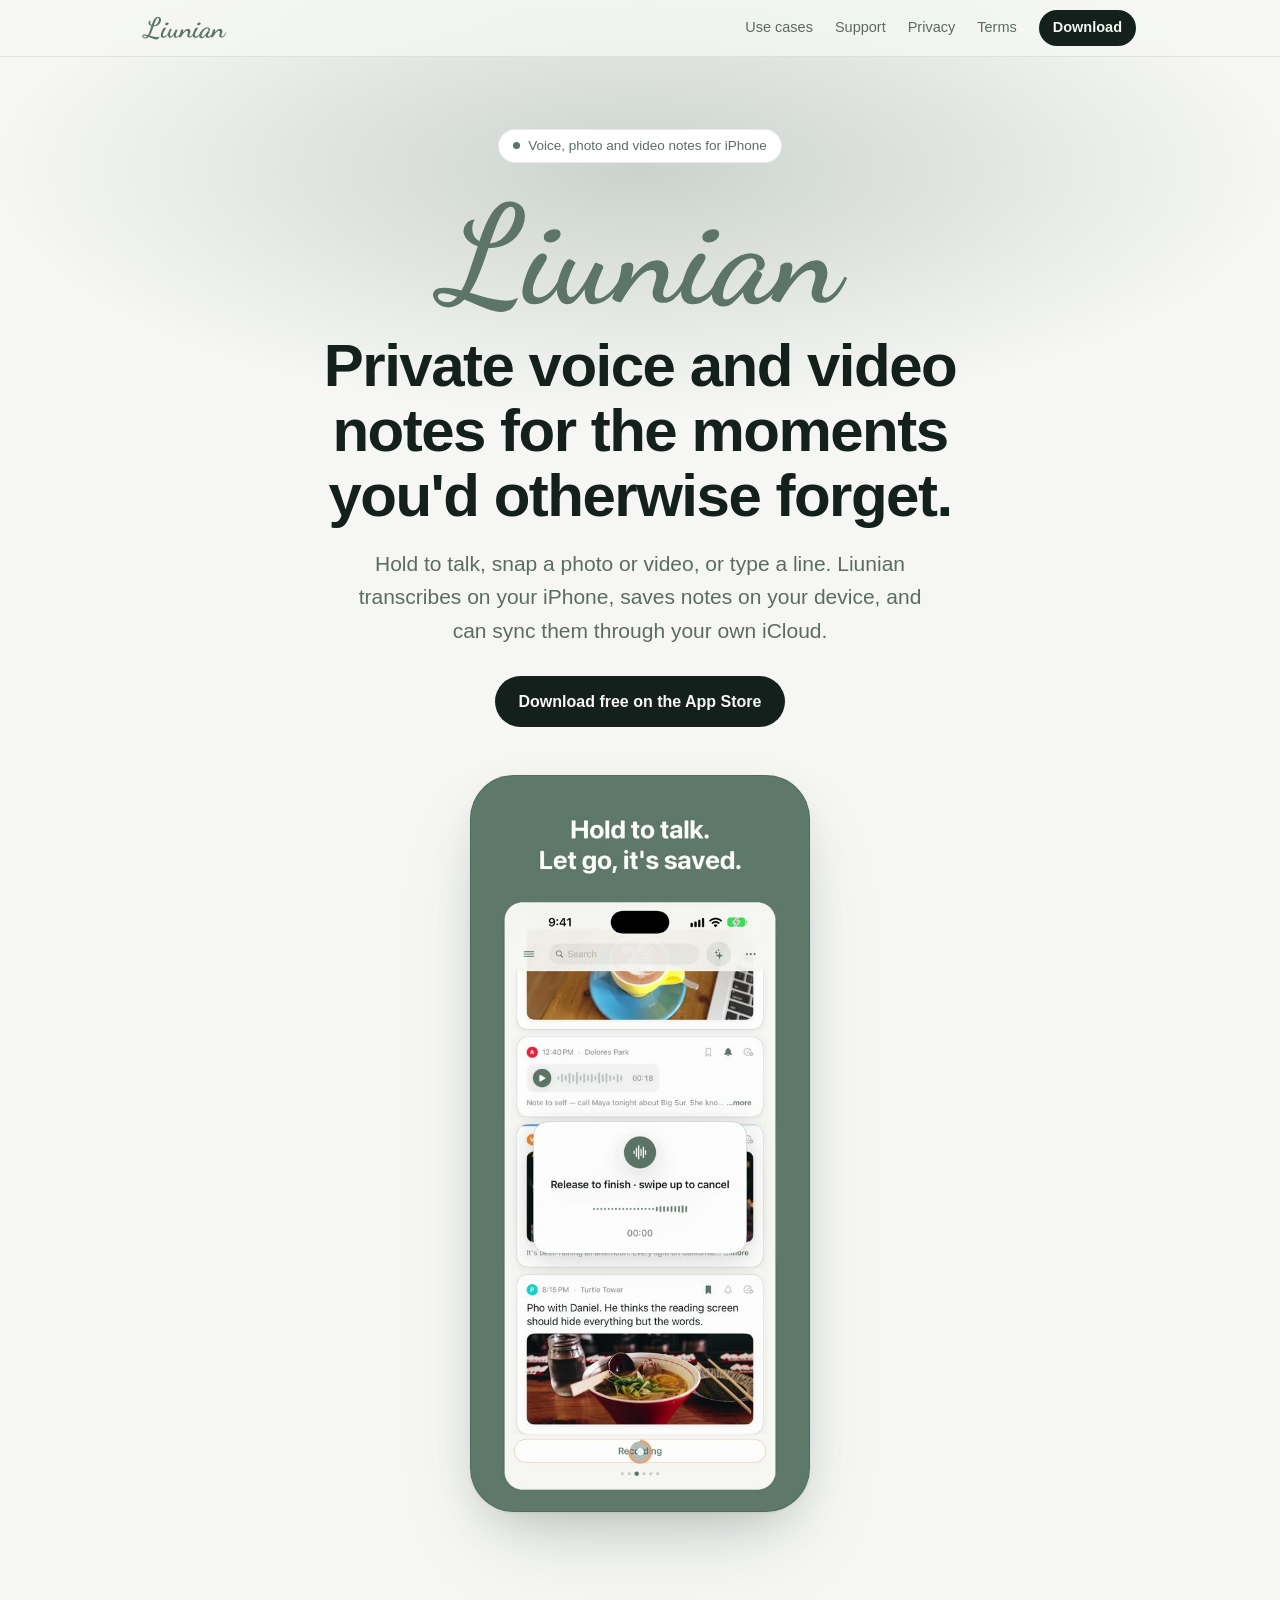
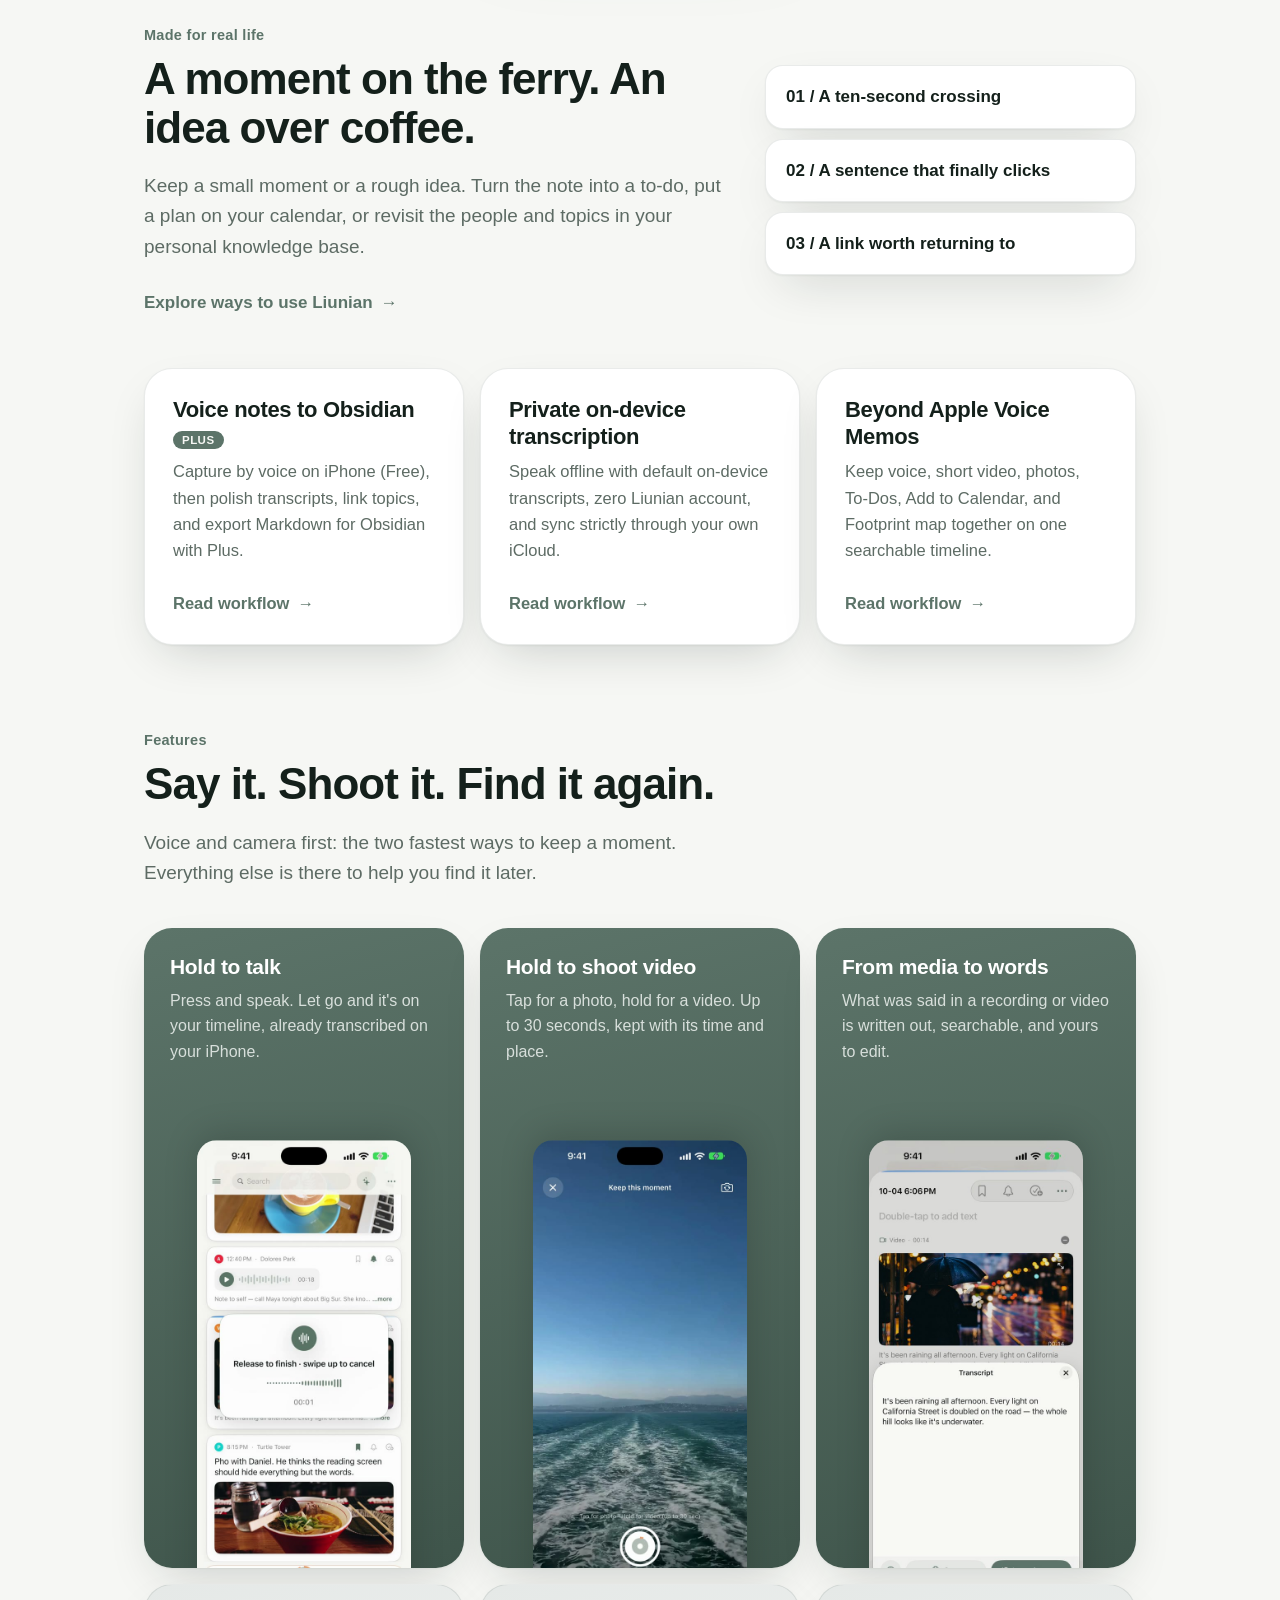
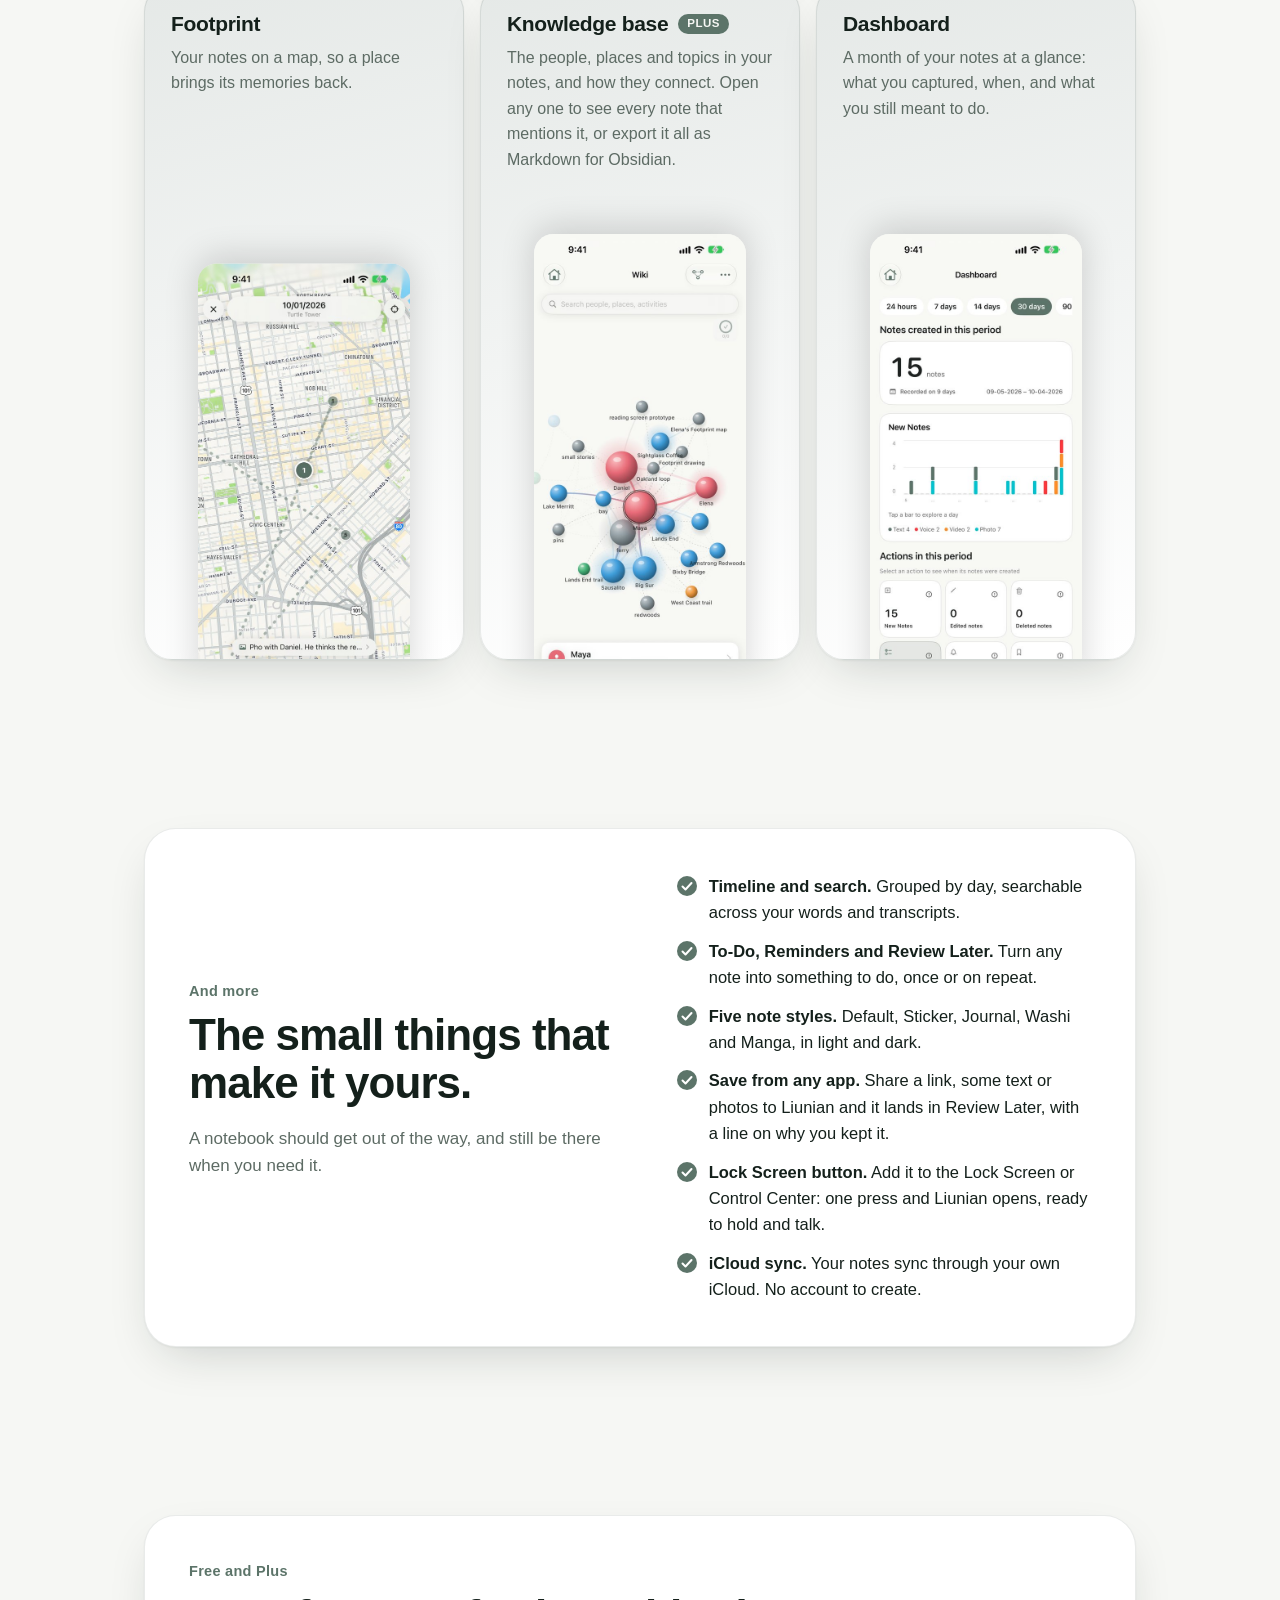
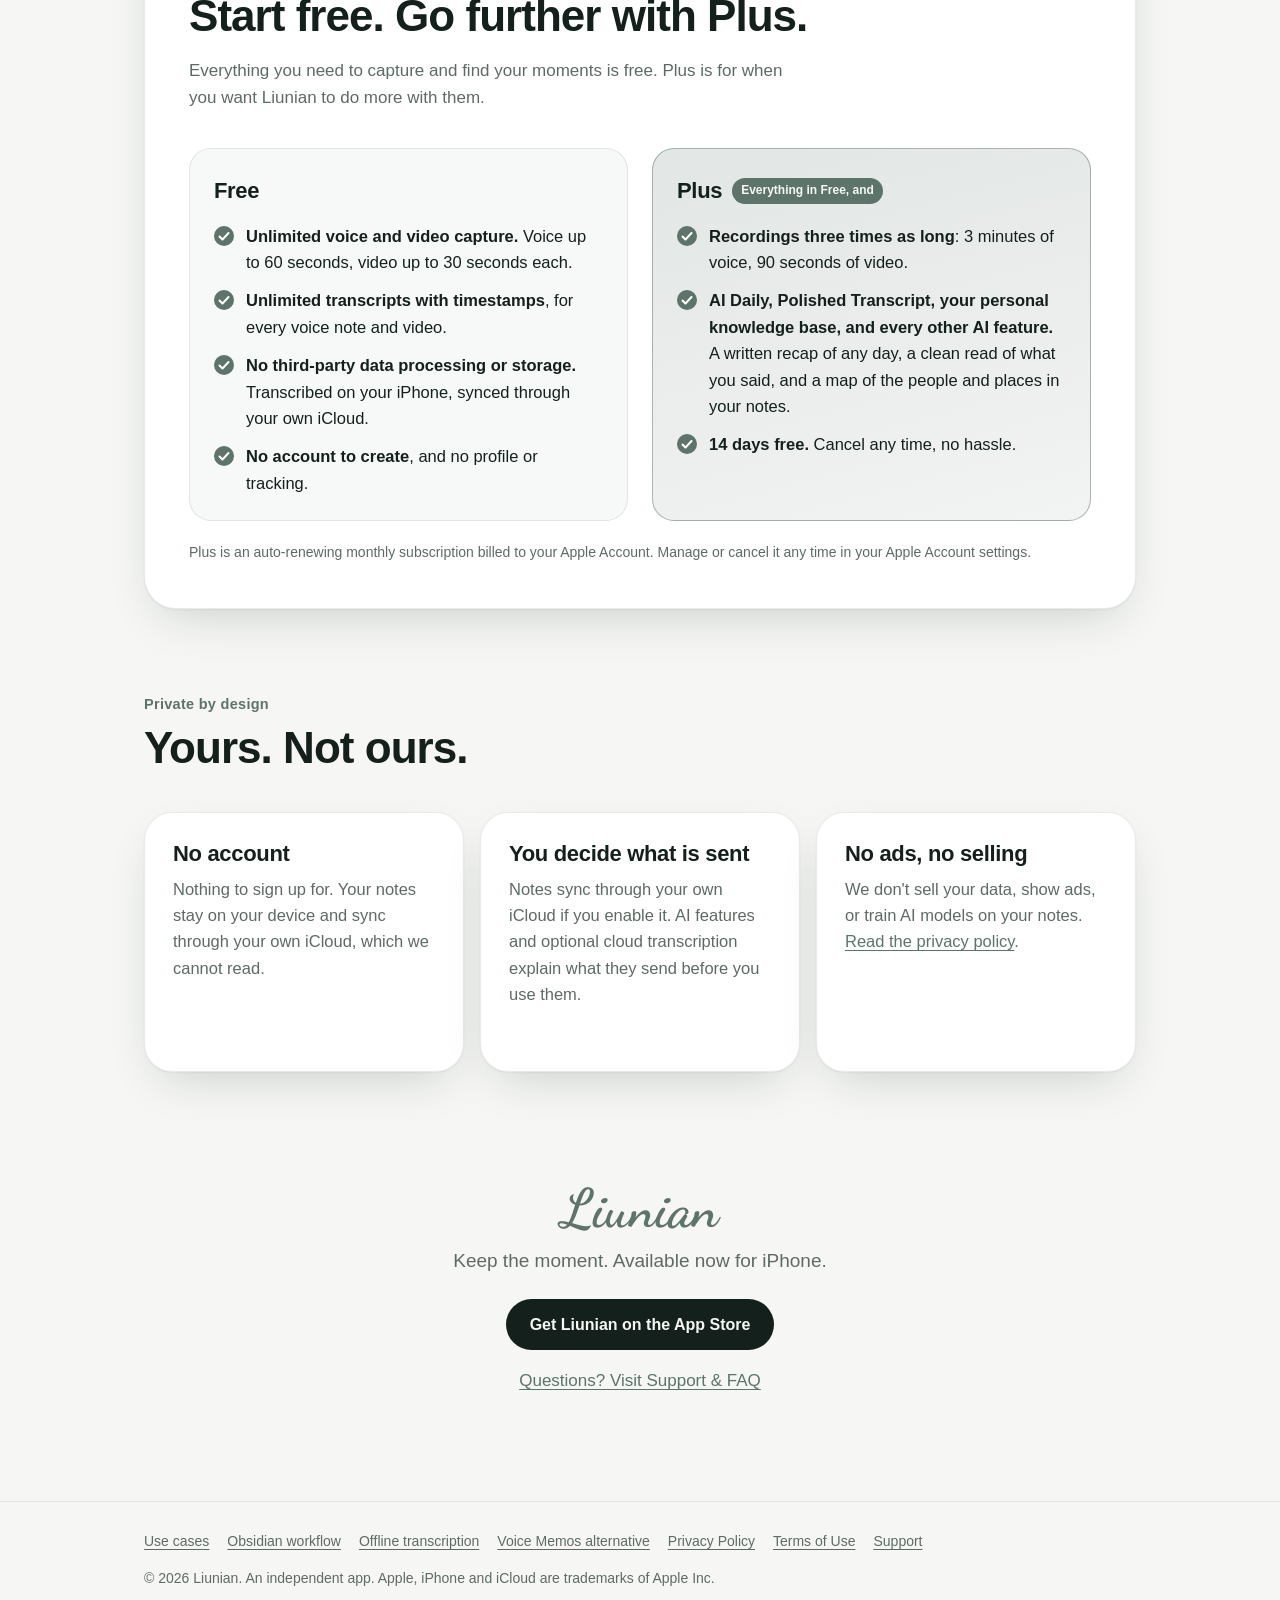
<file: index.html>
<!doctype html>
<html lang="en">
<head>
<meta charset="utf-8">
<meta name="viewport" content="width=device-width, initial-scale=1">
<title>Liunian – Private Voice, Video &amp; Text Notes for iPhone</title>
<meta name="description" content="Capture private voice, photo, video and text notes on iPhone. Liunian transcribes on device with no account required, syncs through your own iCloud, turns notes into To-Dos or calendar plans, and exports Markdown for Obsidian.">
<meta name="theme-color" content="#5C7469">
<link rel="icon" href="/img/icon-180.png">
<link rel="apple-touch-icon" href="/img/icon-180.png">
<link rel="canonical" href="https://liunianai.com/">
<link rel="alternate" type="text/plain" href="/llms.txt" title="LLM Context">
<meta property="og:type" content="website">
<meta property="og:site_name" content="Liunian">
<meta property="og:locale" content="en_US">
<meta property="og:url" content="https://liunianai.com/">
<meta property="og:title" content="Liunian – Private Voice, Video &amp; Text Notes for iPhone">
<meta property="og:description" content="Capture private voice, photo, video and text notes on iPhone. Liunian transcribes on device with no account required, syncs through your own iCloud, turns notes into To-Dos or calendar plans, and exports Markdown for Obsidian.">
<meta property="og:image" content="https://liunianai.com/img/og-cover.jpg">
<meta property="og:image:width" content="1200">
<meta property="og:image:height" content="630">
<meta property="og:image:alt" content="Liunian – Private voice, photo, video and text notes for iPhone">
<meta name="twitter:card" content="summary_large_image">
<meta name="twitter:title" content="Liunian – Private Voice, Video &amp; Text Notes for iPhone">
<meta name="twitter:description" content="Capture private voice, photo, video and text notes on iPhone. Liunian transcribes on device with no account required, syncs through your own iCloud, turns notes into To-Dos or calendar plans, and exports Markdown for Obsidian.">
<meta name="twitter:image" content="https://liunianai.com/img/og-cover.jpg">
<meta name="apple-itunes-app" content="app-id=6816302206">
<script type="application/ld+json">{"@context": "https://schema.org", "@graph": [{"@type": "WebSite", "name": "Liunian", "alternateName": ["流念", "Liunian: Voice & Video Notes"], "url": "https://liunianai.com/"}, {"@type": "SoftwareApplication", "name": "Liunian: Voice & Video Notes", "alternateName": "流念", "url": "https://liunianai.com/", "downloadUrl": "https://apps.apple.com/us/app/liunian-voice-video-notes/id6816302206", "installUrl": "https://apps.apple.com/us/app/liunian-voice-video-notes/id6816302206", "operatingSystem": "iOS", "applicationCategory": "ProductivityApplication", "applicationSubCategory": "Note-Taking, Voice & Video Journal", "description": "Capture private voice, photo, video and text notes on iPhone. Liunian transcribes on device with no account required, syncs through your own iCloud, turns notes into To-Dos or calendar plans, and exports Markdown for Obsidian.", "featureList": ["Hold-to-talk voice notes with on-device transcription and timestamps", "Short video notes (up to 30 seconds on Free, 90 seconds on Plus) with spoken transcript", "Private iCloud sync with no Liunian account required", "Timeline search across written text and audio/video transcripts", "Built-in To-Do list, Review Later, reminders, and Add to Calendar via the iPhone calendar editor", "Footprint map view and monthly Dashboard", "Share Sheet extension and Lock Screen / Control Center quick-open button", "Plus: AI Daily recaps, Polished Transcript, and Personal Knowledge Base with Markdown export for Obsidian"], "screenshot": ["https://liunianai.com/img/voice.jpg", "https://liunianai.com/img/camera.jpg", "https://liunianai.com/img/transcript.jpg", "https://liunianai.com/img/w-footprint.jpg", "https://liunianai.com/img/w-wiki.jpg", "https://liunianai.com/img/w-dashboard.jpg"], "offers": {"@type": "Offer", "price": "0", "priceCurrency": "USD"}}, {"@type": "VideoObject", "name": "Liunian in use: hold to record a voice note, shoot a video, and read its transcript", "description": "Preview of capturing a voice note, shooting a short video, and reading on-device transcripts in Liunian on iPhone.", "thumbnailUrl": "https://liunianai.com/video/poster.jpg", "contentUrl": "https://liunianai.com/video/preview.mp4", "uploadDate": "2026-10-04"}]}</script>
<link rel="stylesheet" href="/style.css?v=f424e36e">
</head>
<body id="top">
<header class="site"><div class="wrap"><a class="brand" href="/">Liunian</a>
<nav><a class="site-uses" href="/use-cases/">Use cases</a><a href="/support/">Support</a><a href="/privacy/">Privacy</a><a href="/terms/">Terms</a><a class="pill" href="https://apps.apple.com/us/app/liunian-voice-video-notes/id6816302206">Download</a></nav></div></header>


<div class="hero">
  <div class="wrap">
    <span class="eyebrow"><i></i>Voice, photo and video notes for iPhone</span>
    <svg class="wordmark" viewBox="18 74 204 63" role="img" aria-label="Liunian"><path pathLength="1" style="--i:0" d="M55.82 131.05 Q53.47 131.05 50.55 130.09 Q47.63 129.14 44.55 127.81 Q41.47 126.47 38.54 125.27 Q36.96 126.98 35.11 127.94 Q33.27 128.89 31.18 128.89 Q28.95 128.89 27.33 127.90 Q25.71 126.92 24.86 125.52 Q24.00 124.12 24.00 122.98 Q24.00 121.71 25.14 120.76 Q26.29 119.81 29.21 119.81 Q30.92 119.81 32.99 120.16 Q35.05 120.50 37.21 121.08 Q38.67 118.54 39.91 115.11 Q41.15 111.68 42.36 107.90 Q43.56 104.12 44.77 100.50 Q41.59 99.42 39.88 97.48 Q38.16 95.54 38.16 93.57 Q38.16 92.30 38.80 91.07 Q39.43 89.83 40.64 88.97 Q41.85 88.11 43.50 88.11 Q42.67 89.13 42.45 90.40 Q42.23 91.67 42.23 92.43 Q42.23 94.53 43.18 95.99 Q44.13 97.45 45.53 98.27 Q46.74 94.65 48.10 91.32 Q49.47 87.99 51.15 85.41 Q52.83 82.84 54.90 81.32 Q56.96 79.79 59.57 79.79 Q61.03 79.79 62.65 80.40 Q64.27 81.00 65.44 82.46 Q66.62 83.92 66.62 86.65 Q66.62 88.81 65.70 91.29 Q64.78 93.77 62.81 96.02 Q60.84 98.27 57.76 99.77 Q54.68 101.26 50.29 101.39 Q50.17 101.39 50.01 101.39 Q49.85 101.39 49.72 101.39 Q48.52 105.07 47.18 108.82 Q45.85 112.57 44.32 115.99 Q42.80 119.42 41.02 122.09 Q43.50 122.79 46.52 123.68 Q49.53 124.57 52.55 125.17 Q55.57 125.78 57.85 125.78 Q59.38 125.78 60.68 125.43 Q61.98 125.08 63.44 124.38 Q62.17 127.94 60.30 129.49 Q58.42 131.05 55.82 131.05 Z M30.54 126.54 Q32.19 126.54 33.21 125.81 Q34.23 125.08 35.24 124.00 Q33.27 123.30 31.56 122.82 Q29.84 122.35 28.57 122.35 Q27.37 122.35 26.83 122.79 Q26.29 123.24 26.29 123.87 Q26.29 124.89 27.56 125.71 Q28.83 126.54 30.54 126.54 Z M50.42 99.29 Q53.22 99.10 55.38 97.51 Q57.53 95.92 59.06 93.70 Q60.58 91.48 61.38 89.16 Q62.17 86.84 62.17 85.13 Q62.17 83.48 61.54 82.87 Q60.90 82.27 60.08 82.27 Q58.23 82.27 56.58 84.62 Q54.93 86.97 53.44 90.81 Q51.95 94.65 50.42 99.29 Z"/><path pathLength="1" style="--i:1" d="M71.06 127.43 Q68.27 127.43 66.87 125.78 Q65.47 124.13 65.47 121.77 Q65.47 120.31 65.98 118.09 Q66.49 115.87 67.41 113.42 Q68.34 110.98 69.55 108.82 Q70.77 106.66 72.16 105.29 Q73.54 103.93 74.94 103.93 Q75.72 103.93 76.28 104.39 Q76.84 104.85 76.84 105.77 Q76.84 106.59 75.87 108.25 Q74.90 109.91 73.59 112.07 Q72.27 114.22 71.29 116.53 Q70.30 118.85 70.30 120.95 Q70.30 122.97 71.03 123.64 Q71.76 124.32 73.16 124.32 Q75.32 124.32 77.86 122.16 Q80.40 120.00 83.13 114.60 L84.08 115.61 Q81.86 121.20 78.43 124.32 Q75.00 127.43 71.06 127.43 Z M78.56 98.78 Q77.35 98.78 76.37 98.19 Q75.38 97.60 75.38 96.34 Q75.38 94.78 77.03 93.70 Q78.68 92.62 80.48 92.62 Q81.61 92.62 82.40 93.13 Q83.19 93.64 83.19 94.97 Q83.19 96.31 81.73 97.55 Q80.27 98.78 78.56 98.78 Z"/><path pathLength="1" style="--i:2" d="M86.31 127.43 Q84.15 127.43 82.78 125.43 Q81.42 123.43 81.42 120.82 Q81.42 119.04 81.99 116.63 Q82.56 114.22 83.48 111.93 Q84.40 109.64 85.39 108.12 Q86.37 106.59 87.20 106.59 Q87.64 106.59 88.56 107.07 Q89.48 107.55 90.18 108.25 Q89.48 109.26 88.50 111.36 Q87.51 113.45 86.75 115.87 Q85.99 118.28 85.99 120.25 Q85.99 120.50 86.08 121.46 Q86.18 122.41 86.56 123.24 Q86.94 124.06 87.89 124.06 Q88.97 124.06 90.21 122.89 Q91.45 121.71 92.75 119.84 Q94.05 117.96 95.29 115.80 Q96.53 113.64 97.52 111.61 Q98.50 109.58 99.14 108.18 Q99.71 108.25 100.63 108.50 Q101.55 108.75 102.25 109.17 Q102.95 109.58 102.95 110.34 Q102.95 110.53 102.34 111.90 Q101.74 113.26 100.95 115.17 Q100.15 117.07 99.55 119.08 Q98.95 121.08 98.95 122.60 Q98.95 123.49 99.29 124.16 Q99.64 124.82 100.66 124.82 Q101.99 124.82 103.84 123.62 Q105.68 122.41 107.65 120.12 Q109.62 117.84 111.14 114.66 L112.09 115.42 Q110.70 118.85 108.47 121.58 Q106.25 124.32 103.71 125.87 Q101.17 127.43 98.75 127.43 Q96.91 127.43 95.99 126.57 Q95.07 125.71 94.75 124.35 Q94.44 122.98 94.37 121.58 Q94.37 121.27 94.37 120.92 Q94.37 120.57 94.37 120.31 Q93.29 122.03 92.02 123.65 Q90.75 125.27 89.32 126.35 Q87.89 127.43 86.31 127.43 Z"/><path pathLength="1" style="--i:3" d="M130.89 126.79 Q128.42 126.79 127.11 125.55 Q125.81 124.32 125.81 122.41 Q125.81 121.14 126.26 119.71 Q126.70 118.28 127.15 116.82 Q127.59 115.36 127.59 114.03 Q127.59 112.63 126.92 112.09 Q126.26 111.55 125.37 111.55 Q123.46 111.55 121.46 113.11 Q119.46 114.66 117.59 117.01 Q115.71 119.36 114.06 121.90 Q112.41 124.44 111.20 126.47 Q110.00 126.47 108.92 126.06 Q107.84 125.65 107.08 124.63 Q107.14 124.32 107.81 122.70 Q108.47 121.08 109.30 118.82 Q110.12 116.57 110.76 114.09 Q111.39 111.61 111.39 109.58 Q111.84 109.07 112.76 108.56 Q113.68 108.06 114.70 108.06 Q116.92 108.06 116.92 109.96 Q116.92 110.72 116.63 112.22 Q116.35 113.71 115.84 115.61 Q117.49 113.39 119.46 111.42 Q121.43 109.45 123.56 108.21 Q125.68 106.98 127.84 106.98 Q130.57 106.98 131.88 108.82 Q133.18 110.66 133.18 112.88 Q133.18 114.79 132.54 116.44 Q131.91 118.09 131.31 119.55 Q130.70 121.01 130.70 122.41 Q130.70 123.43 131.18 123.84 Q131.65 124.25 132.23 124.25 Q133.75 124.25 135.40 122.79 Q137.05 121.33 138.55 119.08 Q140.04 116.82 141.18 114.53 L142.26 115.42 Q140.93 118.54 139.24 121.11 Q137.56 123.68 135.50 125.24 Q133.43 126.79 130.89 126.79 Z"/><path pathLength="1" style="--i:4" d="M144.61 127.43 Q141.82 127.43 140.42 125.78 Q139.02 124.13 139.02 121.77 Q139.02 120.31 139.53 118.09 Q140.04 115.87 140.96 113.42 Q141.88 110.98 143.10 108.82 Q144.32 106.66 145.70 105.29 Q147.09 103.93 148.49 103.93 Q149.26 103.93 149.83 104.39 Q150.39 104.85 150.39 105.77 Q150.39 106.59 149.42 108.25 Q148.45 109.91 147.13 112.07 Q145.82 114.22 144.83 116.53 Q143.85 118.85 143.85 120.95 Q143.85 122.97 144.58 123.64 Q145.31 124.32 146.71 124.32 Q148.87 124.32 151.41 122.16 Q153.95 120.00 156.68 114.60 L157.63 115.61 Q155.41 121.20 151.98 124.32 Q148.55 127.43 144.61 127.43 Z M152.11 98.78 Q150.90 98.78 149.91 98.19 Q148.93 97.60 148.93 96.34 Q148.93 94.78 150.58 93.70 Q152.23 92.62 154.03 92.62 Q155.15 92.62 155.95 93.13 Q156.74 93.64 156.74 94.97 Q156.74 96.31 155.28 97.55 Q153.82 98.78 152.11 98.78 Z"/><path pathLength="1" style="--i:5" d="M158.58 128.51 Q156.49 128.51 154.93 127.11 Q153.38 125.71 153.38 122.92 Q153.38 120.69 154.39 118.09 Q155.41 115.49 157.19 112.95 Q158.97 110.41 161.25 108.34 Q163.54 106.28 166.14 105.01 Q168.75 103.74 171.35 103.74 Q174.08 103.74 175.99 105.13 Q177.89 106.53 177.89 108.82 Q177.89 110.53 176.69 111.29 Q175.48 112.06 173.83 111.74 Q173.95 111.17 174.05 110.60 Q174.14 110.02 174.14 109.39 Q174.14 108.12 173.64 107.10 Q173.13 106.09 171.48 106.09 Q169.70 106.09 167.86 107.29 Q166.02 108.50 164.33 110.44 Q162.65 112.37 161.32 114.69 Q159.98 117.01 159.22 119.23 Q158.46 121.46 158.46 123.24 Q158.46 125.27 159.92 125.27 Q161.38 125.27 163.16 123.84 Q164.94 122.41 166.75 120.25 Q168.56 118.09 170.21 115.84 Q171.86 113.58 173.07 111.99 Q173.26 111.68 173.57 111.68 Q173.83 111.74 174.56 111.96 Q175.29 112.18 175.92 112.63 Q176.56 113.07 176.56 113.77 Q176.56 114.41 176.02 115.39 Q175.48 116.38 174.75 117.55 Q174.02 118.73 173.48 119.90 Q172.94 121.08 172.94 122.16 Q172.94 122.98 173.38 123.71 Q173.83 124.44 174.84 124.44 Q176.37 124.44 179.13 122.19 Q181.89 119.93 184.75 114.53 L185.96 115.74 Q184.43 119.17 182.31 121.81 Q180.18 124.44 177.83 125.93 Q175.48 127.43 173.07 127.43 Q170.46 127.43 169.19 125.78 Q167.92 124.12 167.79 122.22 Q167.79 122.09 167.79 122.03 Q167.79 121.97 167.79 121.90 Q165.25 124.95 163.13 126.73 Q161.00 128.51 158.58 128.51 Z"/><path pathLength="1" style="--i:6" d="M204.63 126.79 Q202.15 126.79 200.85 125.55 Q199.55 124.32 199.55 122.41 Q199.55 121.14 199.99 119.71 Q200.44 118.28 200.88 116.82 Q201.33 115.36 201.33 114.03 Q201.33 112.63 200.66 112.09 Q199.99 111.55 199.11 111.55 Q197.20 111.55 195.20 113.11 Q193.20 114.66 191.33 117.01 Q189.45 119.36 187.80 121.90 Q186.15 124.44 184.94 126.47 Q183.74 126.47 182.66 126.06 Q181.58 125.65 180.81 124.63 Q180.88 124.32 181.54 122.70 Q182.21 121.08 183.04 118.82 Q183.86 116.57 184.50 114.09 Q185.13 111.61 185.13 109.58 Q185.58 109.07 186.50 108.56 Q187.42 108.06 188.44 108.06 Q190.66 108.06 190.66 109.96 Q190.66 110.72 190.37 112.22 Q190.09 113.71 189.58 115.61 Q191.23 113.39 193.20 111.42 Q195.17 109.45 197.30 108.21 Q199.42 106.98 201.58 106.98 Q204.31 106.98 205.62 108.82 Q206.92 110.66 206.92 112.88 Q206.92 114.79 206.28 116.44 Q205.65 118.09 205.04 119.55 Q204.44 121.01 204.44 122.41 Q204.44 123.43 204.92 123.84 Q205.39 124.25 205.96 124.25 Q207.49 124.25 209.14 122.79 Q210.79 121.33 212.28 119.08 Q213.78 116.82 214.92 114.53 L216.00 115.42 Q214.67 118.54 212.98 121.11 Q211.30 123.68 209.24 125.24 Q207.17 126.79 204.63 126.79 Z"/></svg>
    <h1>Private voice and video notes for the moments you'd otherwise forget.</h1>
    <p class="lead">Hold to talk, snap a photo or video, or type a line. Liunian transcribes on your iPhone, saves notes on your device, and can sync them through your own iCloud.</p>
    <a class="cta" href="https://apps.apple.com/us/app/liunian-voice-video-notes/id6816302206">Download free on the App Store</a>
  </div>
  <div class="reel-wrap">
    <div class="reel">
      <video id="reel" autoplay muted loop playsinline preload="metadata" poster="/video/poster.jpg" aria-label="Liunian in use: hold to record a voice note, shoot a video, and read its transcript">
        <source src="/video/preview.mp4" type="video/mp4">
      </video>
    </div>
  </div>
</div>

<section class="home-scenes">
  <div class="wrap home-scenes-inner reveal">
    <div><div class="kicker">Made for real life</div><h2>A moment on the ferry. An idea over coffee.</h2><p class="sub">Keep a small moment or a rough idea. Turn the note into a to-do, put a plan on your calendar, or revisit the people and topics in your personal knowledge base.</p><a class="home-scenes-link" href="/use-cases/">Explore ways to use Liunian <span aria-hidden="true">→</span></a></div>
    <div class="home-scenes-examples" aria-label="Examples of moments and ideas"><span>01 / A ten-second crossing</span><span>02 / A sentence that finally clicks</span><span>03 / A link worth returning to</span></div>
  </div>
  <div class="wrap" style="padding-top:16px">
    <div class="bento" style="margin-top:0">
      <div class="tile w2 reveal">
        <h3>Voice notes to Obsidian <span class="badge-plus">Plus</span></h3>
        <p>Capture by voice on iPhone (Free), then polish transcripts, link topics, and export Markdown for Obsidian with Plus.</p>
        <p style="margin-top:auto;padding-top:18px"><a class="home-scenes-link" href="/workflows/voice-notes-to-obsidian/">Read workflow <span aria-hidden="true">→</span></a></p>
      </div>
      <div class="tile w2 reveal">
        <h3>Private on-device transcription</h3>
        <p>Speak offline with default on-device transcripts, zero Liunian account, and sync strictly through your own iCloud.</p>
        <p style="margin-top:auto;padding-top:18px"><a class="home-scenes-link" href="/workflows/private-offline-transcription/">Read workflow <span aria-hidden="true">→</span></a></p>
      </div>
      <div class="tile w2 reveal">
        <h3>Beyond Apple Voice Memos</h3>
        <p>Keep voice, short video, photos, To-Dos, Add to Calendar, and Footprint map together on one searchable timeline.</p>
        <p style="margin-top:auto;padding-top:18px"><a class="home-scenes-link" href="/workflows/apple-voice-memos-alternative/">Read workflow <span aria-hidden="true">→</span></a></p>
      </div>
    </div>
  </div>
</section>

<section>
  <div class="wrap">
    <div class="reveal"><div class="kicker">Features</div>
    <h2>Say it. Shoot it. Find it again.</h2>
    <p class="sub">Voice and camera first: the two fastest ways to keep a moment. Everything else is there to help you find it later.</p></div>
    <div class="wall">
      <article class="fcard c1 reveal">
        <h3>Hold to talk</h3>
        <p>Press and speak. Let go and it's on your timeline, already transcribed on your iPhone.</p>
        <img class="shot" src="/img/voice.jpg" alt="Recording a voice note by holding the button" width="520" height="1130" loading="lazy">
      </article>
      <article class="fcard c1 reveal">
        <h3>Hold to shoot video</h3>
        <p>Tap for a photo, hold for a video. Up to 30 seconds, kept with its time and place.</p>
        <img class="shot" src="/img/camera.jpg" alt="The camera, ready to hold for video" width="520" height="1130" loading="lazy">
      </article>
      <article class="fcard c1 reveal">
        <h3>From media to words</h3>
        <p>What was said in a recording or video is written out, searchable, and yours to edit.</p>
        <img class="shot" src="/img/transcript.jpg" alt="A video note with its transcript" width="520" height="1130" loading="lazy">
      </article>
      <article class="fcard c2 reveal">
        <h3>Footprint</h3>
        <p>Your notes on a map, so a place brings its memories back.</p>
        <img class="shot" src="/img/w-footprint.jpg" alt="Footprint: notes placed on a map" width="520" height="1056" loading="lazy">
      </article>
      <article class="fcard c2 reveal">
        <h3>Knowledge base <span class="badge-plus">Plus</span></h3>
        <p>The people, places and topics in your notes, and how they connect. Open any one to see every note that mentions it, or export it all as Markdown for Obsidian.</p>
        <img class="shot" src="/img/w-wiki.jpg" alt="The knowledge base graph" width="520" height="1130" loading="lazy">
      </article>
      <article class="fcard c2 reveal">
        <h3>Dashboard</h3>
        <p>A month of your notes at a glance: what you captured, when, and what you still meant to do.</p>
        <img class="shot" src="/img/w-dashboard.jpg" alt="Dashboard: notes over time and the actions behind them" width="520" height="1130" loading="lazy">
      </article>
    </div>
  </div>
</section>

<section>
  <div class="wrap">
    <div class="plus reveal">
      <div>
        <div class="kicker">And more</div>
        <h2>The small things that make it yours.</h2>
        <p class="sub" style="font-size:17px">A notebook should get out of the way, and still be there when you need it.</p>
      </div>
      <ul>
        <li><span><strong>Timeline and search.</strong> Grouped by day, searchable across your words and transcripts.</span></li>
        <li><span><strong>To-Do, Reminders and Review Later.</strong> Turn any note into something to do, once or on repeat.</span></li>
        <li><span><strong>Five note styles.</strong> Default, Sticker, Journal, Washi and Manga, in light and dark.</span></li>
        <li><span><strong>Save from any app.</strong> Share a link, some text or photos to Liunian and it lands in Review Later, with a line on why you kept it.</span></li>
        <li><span><strong>Lock Screen button.</strong> Add it to the Lock Screen or Control Center: one press and Liunian opens, ready to hold and talk.</span></li>
        <li><span><strong>iCloud sync.</strong> Your notes sync through your own iCloud. No account to create.</span></li>
      </ul>
    </div>
  </div>
</section>

<section>
  <div class="wrap">
    <div class="plus plans reveal">
      <div class="plans-head">
        <div class="kicker">Free and Plus</div>
        <h2>Start free. Go further with Plus.</h2>
        <p class="sub" style="font-size:17px">Everything you need to capture and find your moments is free. Plus is for when you want Liunian to do more with them.</p>
      </div>
      <div class="plan">
        <h3>Free</h3>
        <ul>
          <li><span><strong>Unlimited voice and video capture.</strong> Voice up to 60 seconds, video up to 30 seconds each.</span></li>
          <li><span><strong>Unlimited transcripts with timestamps</strong>, for every voice note and video.</span></li>
          <li><span><strong>No third-party data processing or storage.</strong> Transcribed on your iPhone, synced through your own iCloud.</span></li>
          <li><span><strong>No account to create</strong>, and no profile or tracking.</span></li>
        </ul>
      </div>
      <div class="plan featured">
        <h3>Plus <span class="badge-plus">Everything in Free, and</span></h3>
        <ul>
          <li><span><strong>Recordings three times as long</strong>: 3 minutes of voice, 90 seconds of video.</span></li>
          <li><span><strong>AI Daily, Polished Transcript, your personal knowledge base, and every other AI feature.</strong> A written recap of any day, a clean read of what you said, and a map of the people and places in your notes.</span></li>
          <li><span><strong>14 days free.</strong> Cancel any time, no hassle.</span></li>
        </ul>
      </div>
      <p class="fine plans-fine">Plus is an auto-renewing monthly subscription billed to your Apple Account. Manage or cancel it any time in your Apple Account settings.</p>
    </div>
  </div>
</section>

<section>
  <div class="wrap">
    <div class="reveal"><div class="kicker">Private by design</div>
    <h2>Yours. Not ours.</h2></div>
    <div class="bento">
      <div class="tile w2 reveal"><h3>No account</h3><p>Nothing to sign up for. Your notes stay on your device and sync through your own iCloud, which we cannot read.</p></div>
      <div class="tile w2 reveal"><h3>You decide what is sent</h3><p>Notes sync through your own iCloud if you enable it. AI features and optional cloud transcription explain what they send before you use them.</p></div>
      <div class="tile w2 reveal"><h3>No ads, no selling</h3><p>We don't sell your data, show ads, or train AI models on your notes. <a href="/privacy/">Read the privacy policy</a>.</p></div>
    </div>
  </div>
</section>

<div class="wrap closing reveal">
  <div class="wordmark-sm">Liunian</div>
  <p class="sub" style="margin:10px auto 22px">Keep the moment. Available now for iPhone.</p>
  <a class="cta" href="https://apps.apple.com/us/app/liunian-voice-video-notes/id6816302206">Get Liunian on the App Store</a>
  <p><a href="/support/">Questions? Visit Support &amp; FAQ</a></p>
</div>

<script src="/site.js?v=5a19f0c8" defer></script>
<footer><div class="wrap"><a href="/use-cases/">Use cases</a><a href="/workflows/voice-notes-to-obsidian/">Obsidian workflow</a><a href="/workflows/private-offline-transcription/">Offline transcription</a><a href="/workflows/apple-voice-memos-alternative/">Voice Memos alternative</a><a href="/privacy/">Privacy Policy</a><a href="/terms/">Terms of Use</a><a href="/support/">Support</a>
<p>&copy; 2026 Liunian. An independent app. Apple, iPhone and iCloud are trademarks of Apple Inc.</p></div></footer>
</body>
</html>
</file>
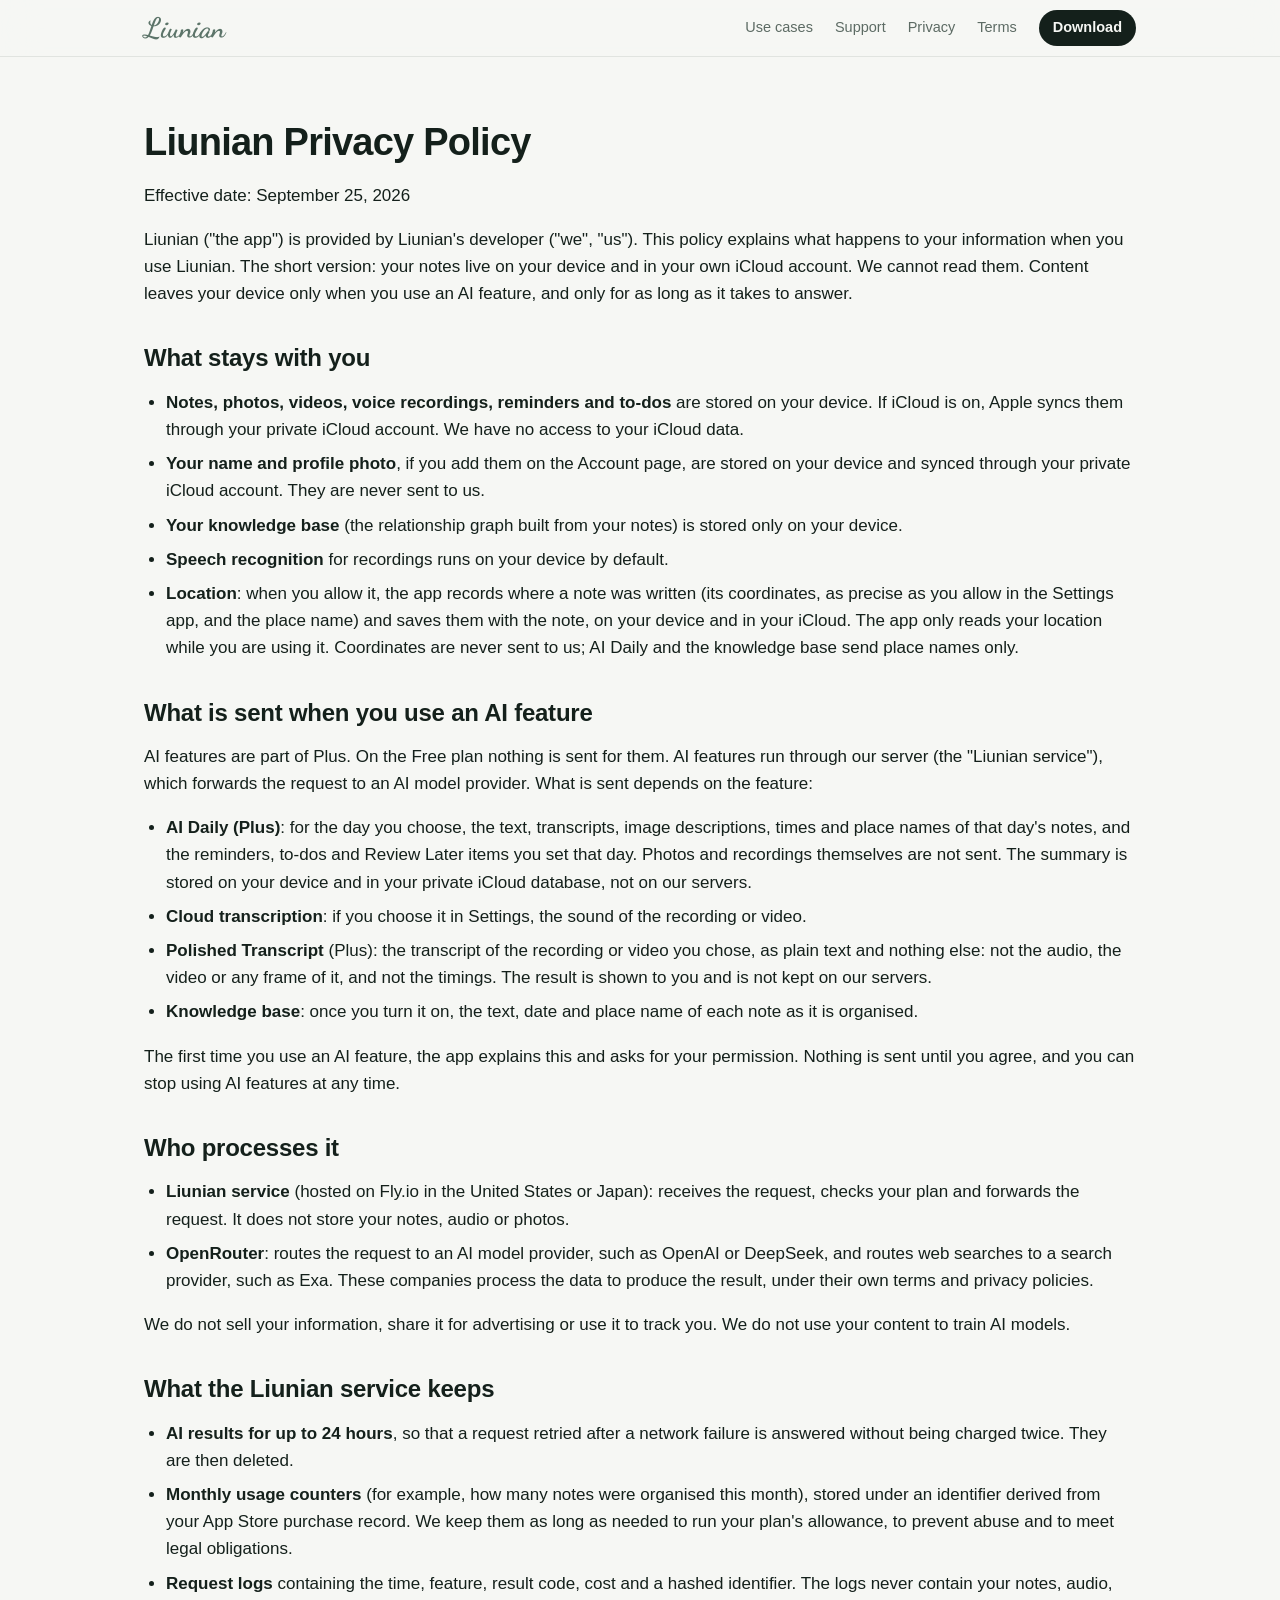
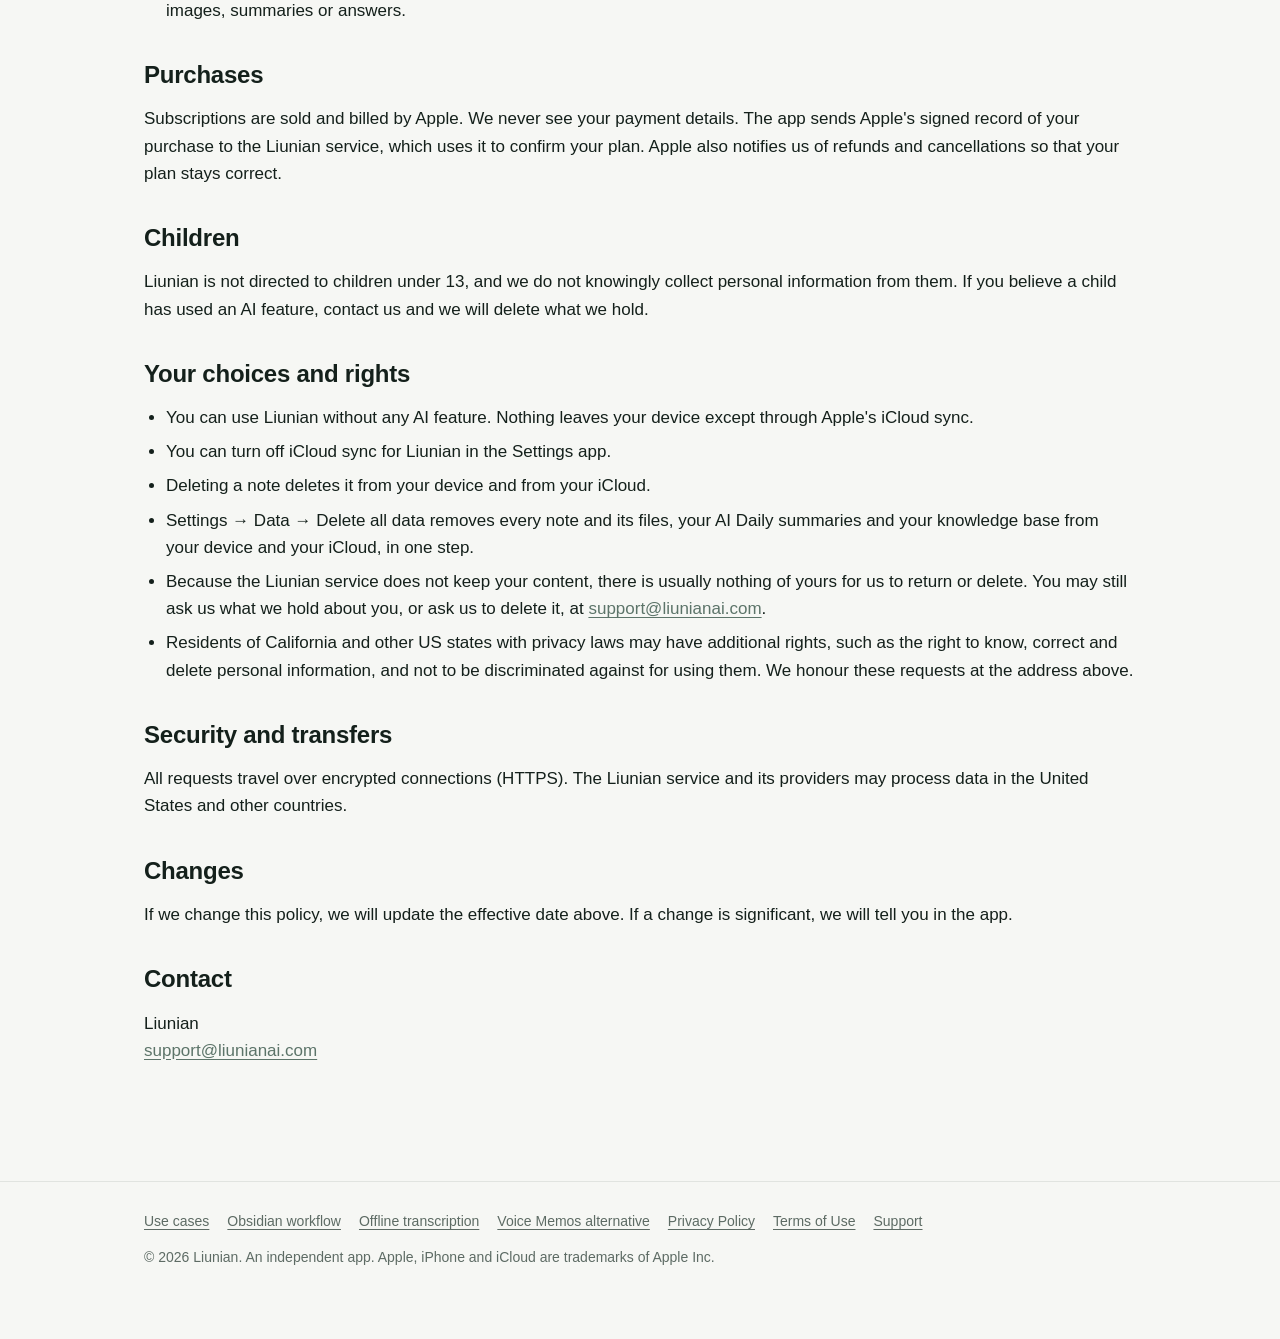
<file: privacy/index.html>
<!doctype html>
<html lang="en">
<head>
<meta charset="utf-8">
<meta name="viewport" content="width=device-width, initial-scale=1">
<title>Privacy Policy – Liunian</title>
<meta name="description" content="What Liunian keeps on your iPhone and iCloud, what its optional AI features send, and when.">
<meta name="theme-color" content="#5C7469">
<link rel="icon" href="/img/icon-180.png">
<link rel="apple-touch-icon" href="/img/icon-180.png">
<link rel="canonical" href="https://liunianai.com/privacy/">
<link rel="alternate" type="text/plain" href="/llms.txt" title="LLM Context">
<meta property="og:type" content="website">
<meta property="og:site_name" content="Liunian">
<meta property="og:locale" content="en_US">
<meta property="og:url" content="https://liunianai.com/privacy/">
<meta property="og:title" content="Privacy Policy – Liunian">
<meta property="og:description" content="What Liunian keeps on your iPhone and iCloud, what its optional AI features send, and when.">
<meta property="og:image" content="https://liunianai.com/img/og-cover.jpg">
<meta property="og:image:width" content="1200">
<meta property="og:image:height" content="630">
<meta property="og:image:alt" content="Liunian – Private voice, photo, video and text notes for iPhone">
<meta name="twitter:card" content="summary_large_image">
<meta name="twitter:title" content="Privacy Policy – Liunian">
<meta name="twitter:description" content="What Liunian keeps on your iPhone and iCloud, what its optional AI features send, and when.">
<meta name="twitter:image" content="https://liunianai.com/img/og-cover.jpg">
<meta name="apple-itunes-app" content="app-id=6816302206">
<script type="application/ld+json">{"@context": "https://schema.org", "@graph": [{"@type": "BreadcrumbList", "itemListElement": [{"@type": "ListItem", "position": 1, "name": "Liunian", "item": "https://liunianai.com/"}, {"@type": "ListItem", "position": 2, "name": "Privacy Policy", "item": "https://liunianai.com/privacy/"}]}, {"@type": "WebPage", "name": "Privacy Policy – Liunian", "description": "What Liunian keeps on your iPhone and iCloud, what its optional AI features send, and when.", "url": "https://liunianai.com/privacy/"}]}</script>
<link rel="stylesheet" href="/style.css?v=f424e36e">
</head>
<body id="top">
<header class="site"><div class="wrap"><a class="brand" href="/">Liunian</a>
<nav><a class="site-uses" href="/use-cases/">Use cases</a><a href="/support/">Support</a><a href="/privacy/">Privacy</a><a href="/terms/">Terms</a><a class="pill" href="https://apps.apple.com/us/app/liunian-voice-video-notes/id6816302206">Download</a></nav></div></header>
<div class="wrap"><article><h1>Liunian Privacy Policy</h1>
<p>Effective date: September 25, 2026</p>
<p>Liunian ("the app") is provided by Liunian's developer ("we", "us"). This policy explains what happens to your information when you use Liunian. The short version: your notes live on your device and in your own iCloud account. We cannot read them. Content leaves your device only when you use an AI feature, and only for as long as it takes to answer.</p>
<h2>What stays with you</h2>
<ul><li><strong>Notes, photos, videos, voice recordings, reminders and to-dos</strong> are stored on your device. If iCloud is on, Apple syncs them through your private iCloud account. We have no access to your iCloud data.</li><li><strong>Your name and profile photo</strong>, if you add them on the Account page, are stored on your device and synced through your private iCloud account. They are never sent to us.</li><li><strong>Your knowledge base</strong> (the relationship graph built from your notes) is stored only on your device.</li><li><strong>Speech recognition</strong> for recordings runs on your device by default.</li><li><strong>Location</strong>: when you allow it, the app records where a note was written (its coordinates, as precise as you allow in the Settings app, and the place name) and saves them with the note, on your device and in your iCloud. The app only reads your location while you are using it. Coordinates are never sent to us; AI Daily and the knowledge base send place names only.</li></ul>
<h2>What is sent when you use an AI feature</h2>
<p>AI features are part of Plus. On the Free plan nothing is sent for them. AI features run through our server (the "Liunian service"), which forwards the request to an AI model provider. What is sent depends on the feature:</p>
<ul><li><strong>AI Daily (Plus)</strong>: for the day you choose, the text, transcripts, image descriptions, times and place names of that day's notes, and the reminders, to-dos and Review Later items you set that day. Photos and recordings themselves are not sent. The summary is stored on your device and in your private iCloud database, not on our servers.</li><li><strong>Cloud transcription</strong>: if you choose it in Settings, the sound of the recording or video.</li><li><strong>Polished Transcript</strong> (Plus): the transcript of the recording or video you chose, as plain text and nothing else: not the audio, the video or any frame of it, and not the timings. The result is shown to you and is not kept on our servers.</li><li><strong>Knowledge base</strong>: once you turn it on, the text, date and place name of each note as it is organised.</li></ul>
<p>The first time you use an AI feature, the app explains this and asks for your permission. Nothing is sent until you agree, and you can stop using AI features at any time.</p>
<h2>Who processes it</h2>
<ul><li><strong>Liunian service</strong> (hosted on Fly.io in the United States or Japan): receives the request, checks your plan and forwards the request. It does not store your notes, audio or photos.</li><li><strong>OpenRouter</strong>: routes the request to an AI model provider, such as OpenAI or DeepSeek, and routes web searches to a search provider, such as Exa. These companies process the data to produce the result, under their own terms and privacy policies.</li></ul>
<p>We do not sell your information, share it for advertising or use it to track you. We do not use your content to train AI models.</p>
<h2>What the Liunian service keeps</h2>
<ul><li><strong>AI results for up to 24 hours</strong>, so that a request retried after a network failure is answered without being charged twice. They are then deleted.</li><li><strong>Monthly usage counters</strong> (for example, how many notes were organised this month), stored under an identifier derived from your App Store purchase record. We keep them as long as needed to run your plan's allowance, to prevent abuse and to meet legal obligations.</li><li><strong>Request logs</strong> containing the time, feature, result code, cost and a hashed identifier. The logs never contain your notes, audio, images, summaries or answers.</li></ul>
<h2>Purchases</h2>
<p>Subscriptions are sold and billed by Apple. We never see your payment details. The app sends Apple's signed record of your purchase to the Liunian service, which uses it to confirm your plan. Apple also notifies us of refunds and cancellations so that your plan stays correct.</p>
<h2>Children</h2>
<p>Liunian is not directed to children under 13, and we do not knowingly collect personal information from them. If you believe a child has used an AI feature, contact us and we will delete what we hold.</p>
<h2>Your choices and rights</h2>
<ul><li>You can use Liunian without any AI feature. Nothing leaves your device except through Apple's iCloud sync.</li><li>You can turn off iCloud sync for Liunian in the Settings app.</li><li>Deleting a note deletes it from your device and from your iCloud.</li><li>Settings → Data → Delete all data removes every note and its files, your AI Daily summaries and your knowledge base from your device and your iCloud, in one step.</li><li>Because the Liunian service does not keep your content, there is usually nothing of yours for us to return or delete. You may still ask us what we hold about you, or ask us to delete it, at <a href="mailto:support@liunianai.com">support@liunianai.com</a>.</li><li>Residents of California and other US states with privacy laws may have additional rights, such as the right to know, correct and delete personal information, and not to be discriminated against for using them. We honour these requests at the address above.</li></ul>
<h2>Security and transfers</h2>
<p>All requests travel over encrypted connections (HTTPS). The Liunian service and its providers may process data in the United States and other countries.</p>
<h2>Changes</h2>
<p>If we change this policy, we will update the effective date above. If a change is significant, we will tell you in the app.</p>
<h2>Contact</h2>
<p>Liunian<br><a href="mailto:support@liunianai.com">support@liunianai.com</a></p></article></div>
<script src="/site.js?v=5a19f0c8" defer></script>
<footer><div class="wrap"><a href="/use-cases/">Use cases</a><a href="/workflows/voice-notes-to-obsidian/">Obsidian workflow</a><a href="/workflows/private-offline-transcription/">Offline transcription</a><a href="/workflows/apple-voice-memos-alternative/">Voice Memos alternative</a><a href="/privacy/">Privacy Policy</a><a href="/terms/">Terms of Use</a><a href="/support/">Support</a>
<p>&copy; 2026 Liunian. An independent app. Apple, iPhone and iCloud are trademarks of Apple Inc.</p></div></footer>
</body>
</html>
</file>
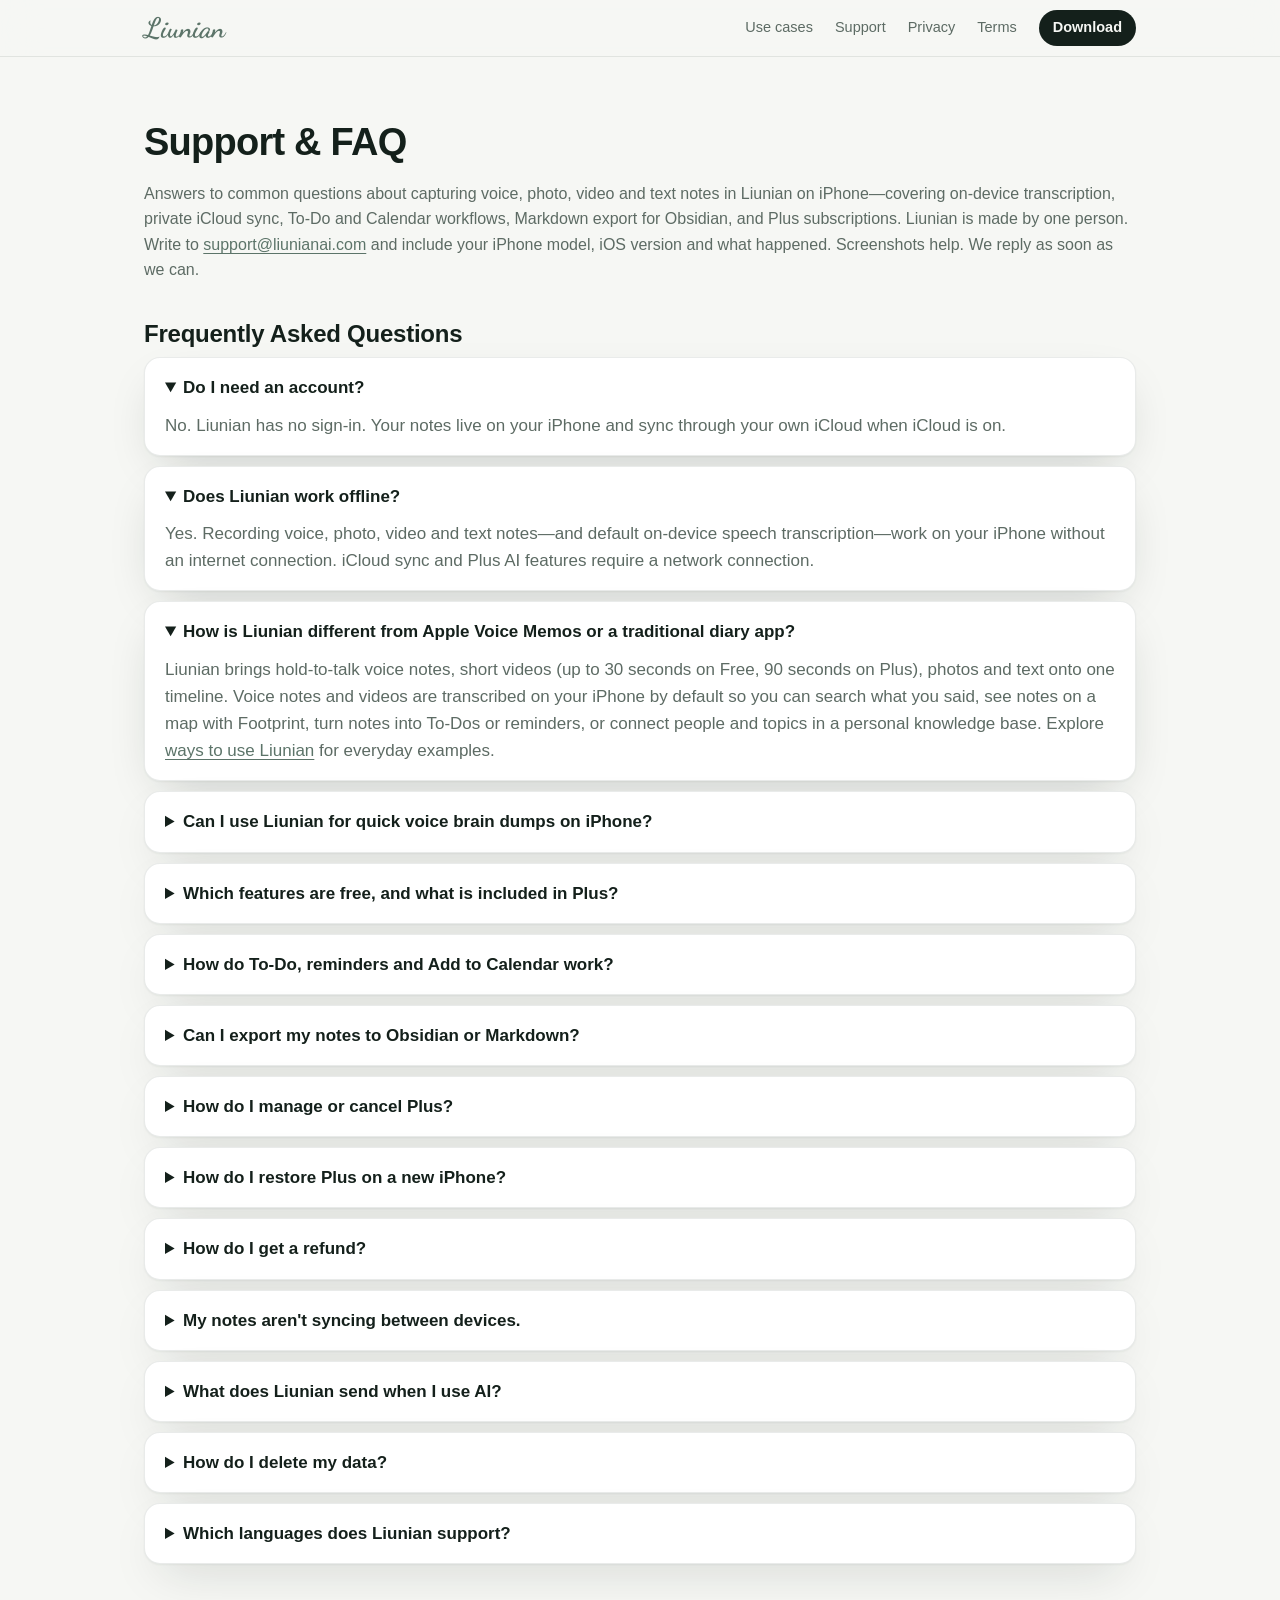
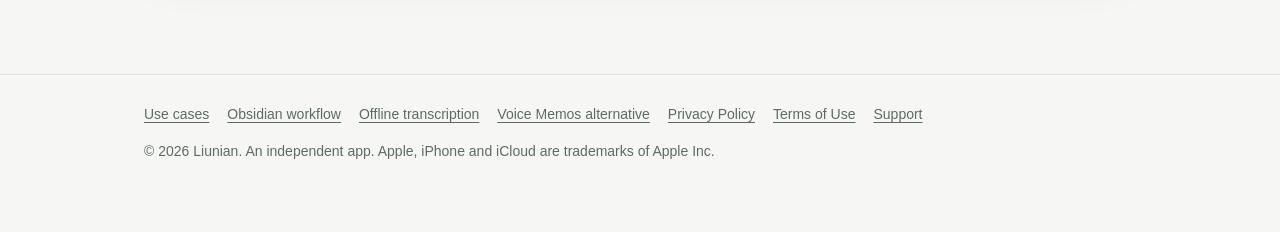
<file: support/index.html>
<!doctype html>
<html lang="en">
<head>
<meta charset="utf-8">
<meta name="viewport" content="width=device-width, initial-scale=1">
<title>Support &amp; FAQ – Liunian Voice &amp; Video Notes for iPhone</title>
<meta name="description" content="Help and frequently asked questions for Liunian: no-account iCloud sync, on-device voice and video transcription, To-Do, Calendar, Obsidian Markdown export, Plus subscriptions, and privacy.">
<meta name="theme-color" content="#5C7469">
<link rel="icon" href="/img/icon-180.png">
<link rel="apple-touch-icon" href="/img/icon-180.png">
<link rel="canonical" href="https://liunianai.com/support/">
<link rel="alternate" type="text/plain" href="/llms.txt" title="LLM Context">
<meta property="og:type" content="website">
<meta property="og:site_name" content="Liunian">
<meta property="og:locale" content="en_US">
<meta property="og:url" content="https://liunianai.com/support/">
<meta property="og:title" content="Support &amp; FAQ – Liunian Voice &amp; Video Notes for iPhone">
<meta property="og:description" content="Help and frequently asked questions for Liunian: no-account iCloud sync, on-device voice and video transcription, To-Do, Calendar, Obsidian Markdown export, Plus subscriptions, and privacy.">
<meta property="og:image" content="https://liunianai.com/img/og-cover.jpg">
<meta property="og:image:width" content="1200">
<meta property="og:image:height" content="630">
<meta property="og:image:alt" content="Liunian – Private voice, photo, video and text notes for iPhone">
<meta name="twitter:card" content="summary_large_image">
<meta name="twitter:title" content="Support &amp; FAQ – Liunian Voice &amp; Video Notes for iPhone">
<meta name="twitter:description" content="Help and frequently asked questions for Liunian: no-account iCloud sync, on-device voice and video transcription, To-Do, Calendar, Obsidian Markdown export, Plus subscriptions, and privacy.">
<meta name="twitter:image" content="https://liunianai.com/img/og-cover.jpg">
<meta name="apple-itunes-app" content="app-id=6816302206">
<script type="application/ld+json">{"@context": "https://schema.org", "@graph": [{"@type": "BreadcrumbList", "itemListElement": [{"@type": "ListItem", "position": 1, "name": "Liunian", "item": "https://liunianai.com/"}, {"@type": "ListItem", "position": 2, "name": "Support", "item": "https://liunianai.com/support/"}]}, {"@type": "FAQPage", "name": "Support & FAQ – Liunian Voice & Video Notes for iPhone", "description": "Help and frequently asked questions for Liunian: no-account iCloud sync, on-device voice and video transcription, To-Do, Calendar, Obsidian Markdown export, Plus subscriptions, and privacy.", "url": "https://liunianai.com/support/", "mainEntity": [{"@type": "Question", "name": "Do I need an account?", "acceptedAnswer": {"@type": "Answer", "text": "No. Liunian has no sign-in. Your notes live on your iPhone and sync through your own iCloud when iCloud is on."}}, {"@type": "Question", "name": "Does Liunian work offline?", "acceptedAnswer": {"@type": "Answer", "text": "Yes. Recording voice, photo, video and text notes—and default on-device speech transcription—work on your iPhone without an internet connection. iCloud sync and Plus AI features require a network connection."}}, {"@type": "Question", "name": "How is Liunian different from Apple Voice Memos or a traditional diary app?", "acceptedAnswer": {"@type": "Answer", "text": "Liunian brings hold-to-talk voice notes, short videos (up to 30 seconds on Free, 90 seconds on Plus), photos and text onto one timeline. Voice notes and videos are transcribed on your iPhone by default so you can search what you said, see notes on a map with Footprint, turn notes into To-Dos or reminders, or connect people and topics in a personal knowledge base. Explore ways to use Liunian for everyday examples."}}, {"@type": "Question", "name": "Can I use Liunian for quick voice brain dumps on iPhone?", "acceptedAnswer": {"@type": "Answer", "text": "Yes. Hold the microphone bar to talk and release to save—your recording lands on the daily timeline with a free on-device transcript and timestamps. You can also open Liunian from its Lock Screen or Control Center button (after unlocking your iPhone). With Plus, Polished Transcript turns spoken rambling into clean written text without filler words."}}, {"@type": "Question", "name": "Which features are free, and what is included in Plus?", "acceptedAnswer": {"@type": "Answer", "text": "Free includes unlimited voice notes (up to 60 seconds each) and video notes (up to 30 seconds each), photo and text notes, unlimited on-device transcription with timestamps, full-text timeline search, To-Do, Reminders, Review Later, Add to Calendar, Footprint map, Dashboard, Lock Screen button, Share Sheet extension, and private iCloud sync with no account required. Plus (monthly subscription with a 14-day free trial for new subscribers) adds 3× longer recordings (up to 3 minutes of voice and 90 seconds of video) and all AI features: AI Daily recaps, Polished Transcript, and the Personal Knowledge Base with Markdown export for Obsidian."}}, {"@type": "Question", "name": "How do To-Do, reminders and Add to Calendar work?", "acceptedAnswer": {"@type": "Answer", "text": "You decide which notes need follow-through: add any note to the built-in To-Do list, save it in Review Later, or give it a reminder. When a note has a reminder, choose Add to Calendar to review and confirm a separate event in the iPhone's calendar editor. Later edits in Liunian do not update that calendar copy."}}, {"@type": "Question", "name": "Can I export my notes to Obsidian or Markdown?", "acceptedAnswer": {"@type": "Answer", "text": "Yes. With Plus, the personal knowledge base organizes the people, places and topics mentioned in your notes and lets you export them as Markdown files for continued use in tools such as Obsidian."}}, {"@type": "Question", "name": "How do I manage or cancel Plus?", "acceptedAnswer": {"@type": "Answer", "text": "Plus is an auto-renewing subscription billed by Apple. Open Settings on your iPhone, tap your name, then Subscriptions. You can also manage it from the plan page inside Liunian. Cancelling stops the next renewal; you keep Plus until the period you paid for ends."}}, {"@type": "Question", "name": "How do I restore Plus on a new iPhone?", "acceptedAnswer": {"@type": "Answer", "text": "Open the plan page in Liunian and tap Restore Purchases, signed in with the Apple Account that bought it."}}, {"@type": "Question", "name": "How do I get a refund?", "acceptedAnswer": {"@type": "Answer", "text": "Refunds are handled by Apple. Visit reportaproblem.apple.com."}}, {"@type": "Question", "name": "My notes aren't syncing between devices.", "acceptedAnswer": {"@type": "Answer", "text": "Check that both devices are signed in to the same Apple Account, that iCloud Drive is on, and that Liunian is allowed to use iCloud in Settings › your name › iCloud. Sync can take a minute or two on a good connection."}}, {"@type": "Question", "name": "What does Liunian send when I use AI?", "acceptedAnswer": {"@type": "Answer", "text": "Only what an AI feature needs for that request, and only after you agree the first time. Voice notes are transcribed on your iPhone by default. The privacy policy lists exactly what each feature sends."}}, {"@type": "Question", "name": "How do I delete my data?", "acceptedAnswer": {"@type": "Answer", "text": "To remove your notes and their files from your device and iCloud, open Liunian Settings › Data › Delete all data. You can also delete individual notes. Our server does not keep your notes, audio or photos; see the privacy policy for the limited AI results and service records it keeps. To ask what we hold about you, or to have it deleted, write to support@liunianai.com."}}, {"@type": "Question", "name": "Which languages does Liunian support?", "acceptedAnswer": {"@type": "Answer", "text": "English and Simplified Chinese. If your iPhone uses another language, Liunian shows English."}}]}]}</script>
<link rel="stylesheet" href="/style.css?v=f424e36e">
</head>
<body id="top">
<header class="site"><div class="wrap"><a class="brand" href="/">Liunian</a>
<nav><a class="site-uses" href="/use-cases/">Use cases</a><a href="/support/">Support</a><a href="/privacy/">Privacy</a><a href="/terms/">Terms</a><a class="pill" href="https://apps.apple.com/us/app/liunian-voice-video-notes/id6816302206">Download</a></nav></div></header>


<div class="wrap"><article>
  <h1>Support &amp; FAQ</h1>
  <p class="meta">Answers to common questions about capturing voice, photo, video and text notes in Liunian on iPhone—covering on-device transcription, private iCloud sync, To-Do and Calendar workflows, Markdown export for Obsidian, and Plus subscriptions. Liunian is made by one person. Write to <a href="mailto:support@liunianai.com">support@liunianai.com</a> and include your iPhone model, iOS version and what happened. Screenshots help. We reply as soon as we can.</p>

  <h2>Frequently Asked Questions</h2>
  <details open><summary>Do I need an account?</summary><p>No. Liunian has no sign-in. Your notes live on your iPhone and sync through your own iCloud when iCloud is on.</p></details>
  <details open><summary>Does Liunian work offline?</summary><p>Yes. Recording voice, photo, video and text notes—and default on-device speech transcription—work on your iPhone without an internet connection. iCloud sync and Plus AI features require a network connection.</p></details>
  <details open><summary>How is Liunian different from Apple Voice Memos or a traditional diary app?</summary><p>Liunian brings hold-to-talk voice notes, short videos (up to 30 seconds on Free, 90 seconds on Plus), photos and text onto one timeline. Voice notes and videos are transcribed on your iPhone by default so you can search what you said, see notes on a map with Footprint, turn notes into To-Dos or reminders, or connect people and topics in a personal knowledge base. Explore <a href="/use-cases/">ways to use Liunian</a> for everyday examples.</p></details>
  <details><summary>Can I use Liunian for quick voice brain dumps on iPhone?</summary><p>Yes. Hold the microphone bar to talk and release to save—your recording lands on the daily timeline with a free on-device transcript and timestamps. You can also open Liunian from its Lock Screen or Control Center button (after unlocking your iPhone). With Plus, Polished Transcript turns spoken rambling into clean written text without filler words.</p></details>
  <details><summary>Which features are free, and what is included in Plus?</summary><p>Free includes unlimited voice notes (up to 60 seconds each) and video notes (up to 30 seconds each), photo and text notes, unlimited on-device transcription with timestamps, full-text timeline search, To-Do, Reminders, Review Later, Add to Calendar, Footprint map, Dashboard, Lock Screen button, Share Sheet extension, and private iCloud sync with no account required. Plus (monthly subscription with a 14-day free trial for new subscribers) adds 3× longer recordings (up to 3 minutes of voice and 90 seconds of video) and all AI features: AI Daily recaps, Polished Transcript, and the Personal Knowledge Base with Markdown export for Obsidian.</p></details>
  <details><summary>How do To-Do, reminders and Add to Calendar work?</summary><p>You decide which notes need follow-through: add any note to the built-in To-Do list, save it in Review Later, or give it a reminder. When a note has a reminder, choose Add to Calendar to review and confirm a separate event in the iPhone's calendar editor. Later edits in Liunian do not update that calendar copy.</p></details>
  <details><summary>Can I export my notes to Obsidian or Markdown?</summary><p>Yes. With Plus, the personal knowledge base organizes the people, places and topics mentioned in your notes and lets you export them as Markdown files for continued use in tools such as Obsidian.</p></details>
  <details><summary>How do I manage or cancel Plus?</summary><p>Plus is an auto-renewing subscription billed by Apple. Open Settings on your iPhone, tap your name, then Subscriptions. You can also manage it from the plan page inside Liunian. Cancelling stops the next renewal; you keep Plus until the period you paid for ends.</p></details>
  <details><summary>How do I restore Plus on a new iPhone?</summary><p>Open the plan page in Liunian and tap Restore Purchases, signed in with the Apple Account that bought it.</p></details>
  <details><summary>How do I get a refund?</summary><p>Refunds are handled by Apple. Visit <a href="https://reportaproblem.apple.com">reportaproblem.apple.com</a>.</p></details>
  <details><summary>My notes aren't syncing between devices.</summary><p>Check that both devices are signed in to the same Apple Account, that iCloud Drive is on, and that Liunian is allowed to use iCloud in Settings &rsaquo; your name &rsaquo; iCloud. Sync can take a minute or two on a good connection.</p></details>
  <details><summary>What does Liunian send when I use AI?</summary><p>Only what an AI feature needs for that request, and only after you agree the first time. Voice notes are transcribed on your iPhone by default. The <a href="/privacy/">privacy policy</a> lists exactly what each feature sends.</p></details>
  <details><summary>How do I delete my data?</summary><p>To remove your notes and their files from your device and iCloud, open Liunian Settings &rsaquo; Data &rsaquo; Delete all data. You can also delete individual notes. Our server does not keep your notes, audio or photos; see the <a href="/privacy/">privacy policy</a> for the limited AI results and service records it keeps. To ask what we hold about you, or to have it deleted, write to <a href="mailto:support@liunianai.com">support@liunianai.com</a>.</p></details>
  <details><summary>Which languages does Liunian support?</summary><p>English and Simplified Chinese. If your iPhone uses another language, Liunian shows English.</p></details>
</article></div>

<script src="/site.js?v=5a19f0c8" defer></script>
<footer><div class="wrap"><a href="/use-cases/">Use cases</a><a href="/workflows/voice-notes-to-obsidian/">Obsidian workflow</a><a href="/workflows/private-offline-transcription/">Offline transcription</a><a href="/workflows/apple-voice-memos-alternative/">Voice Memos alternative</a><a href="/privacy/">Privacy Policy</a><a href="/terms/">Terms of Use</a><a href="/support/">Support</a>
<p>&copy; 2026 Liunian. An independent app. Apple, iPhone and iCloud are trademarks of Apple Inc.</p></div></footer>
</body>
</html>
</file>
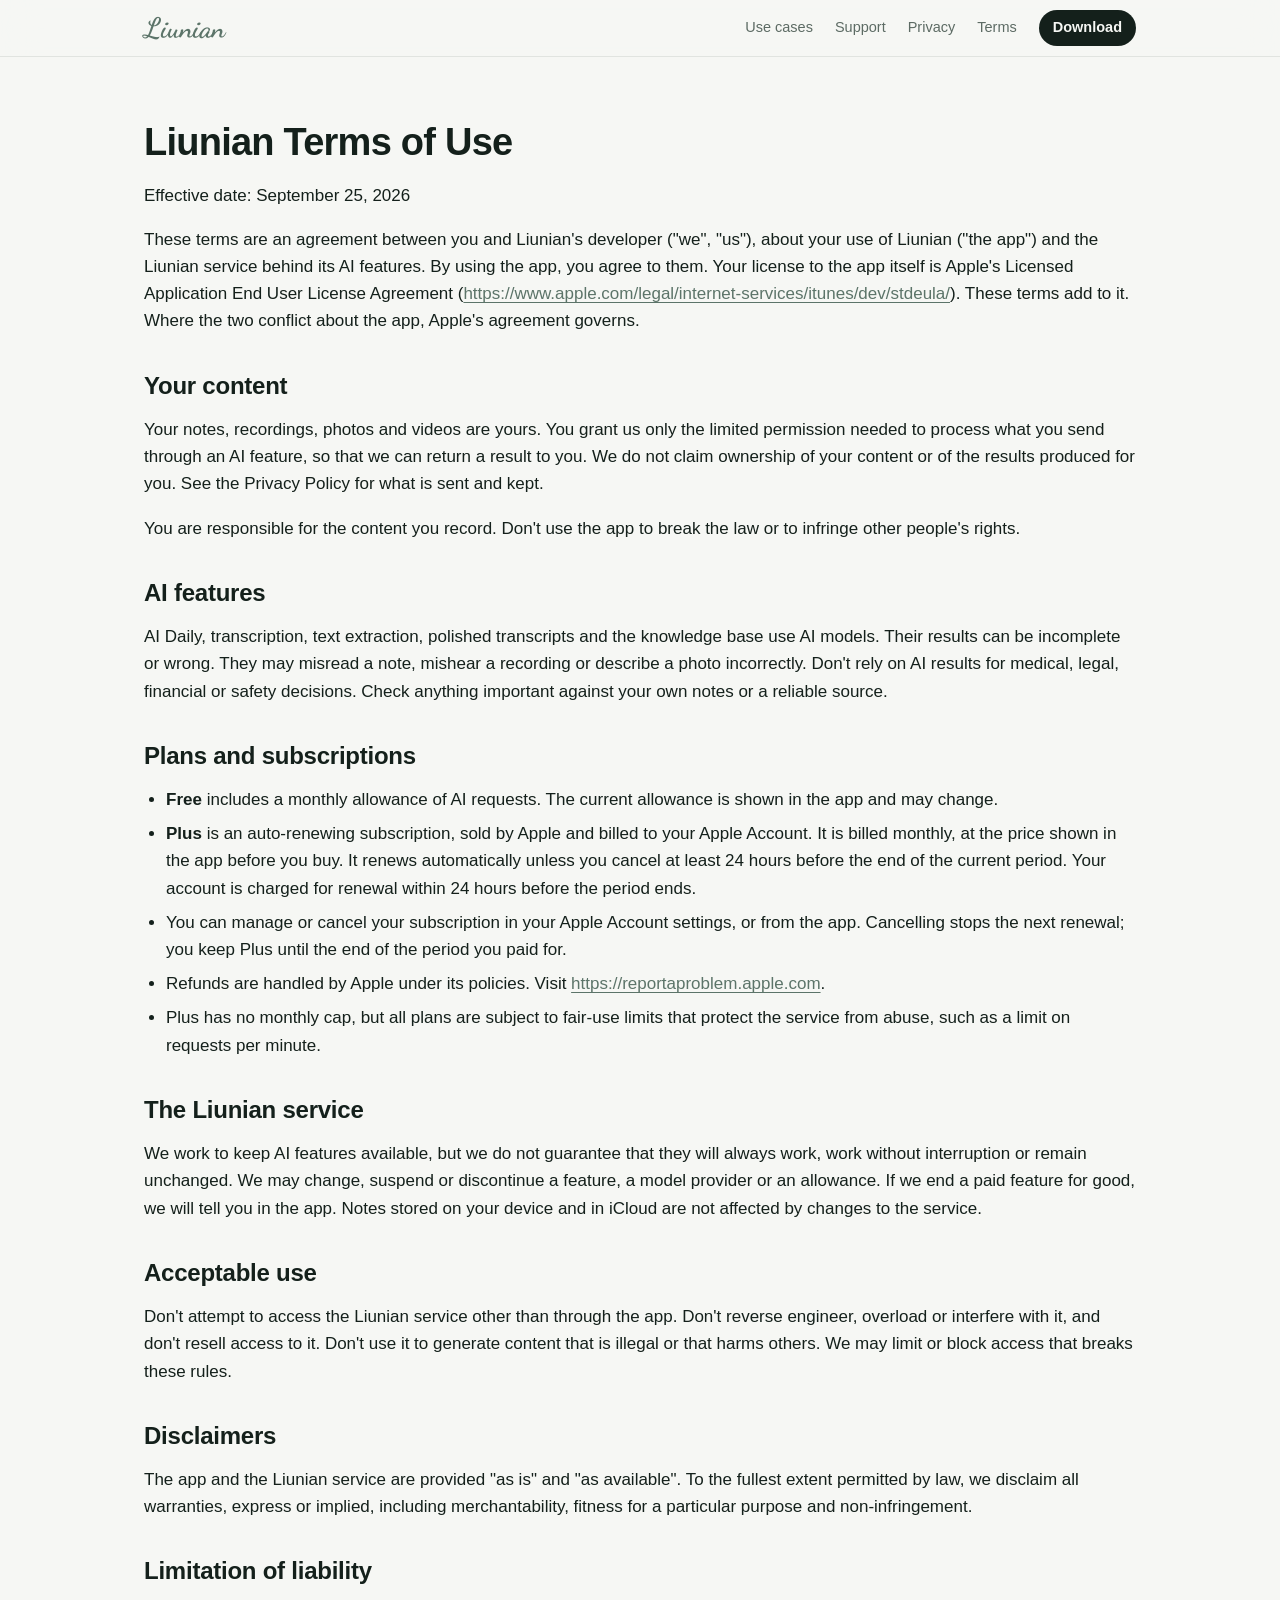
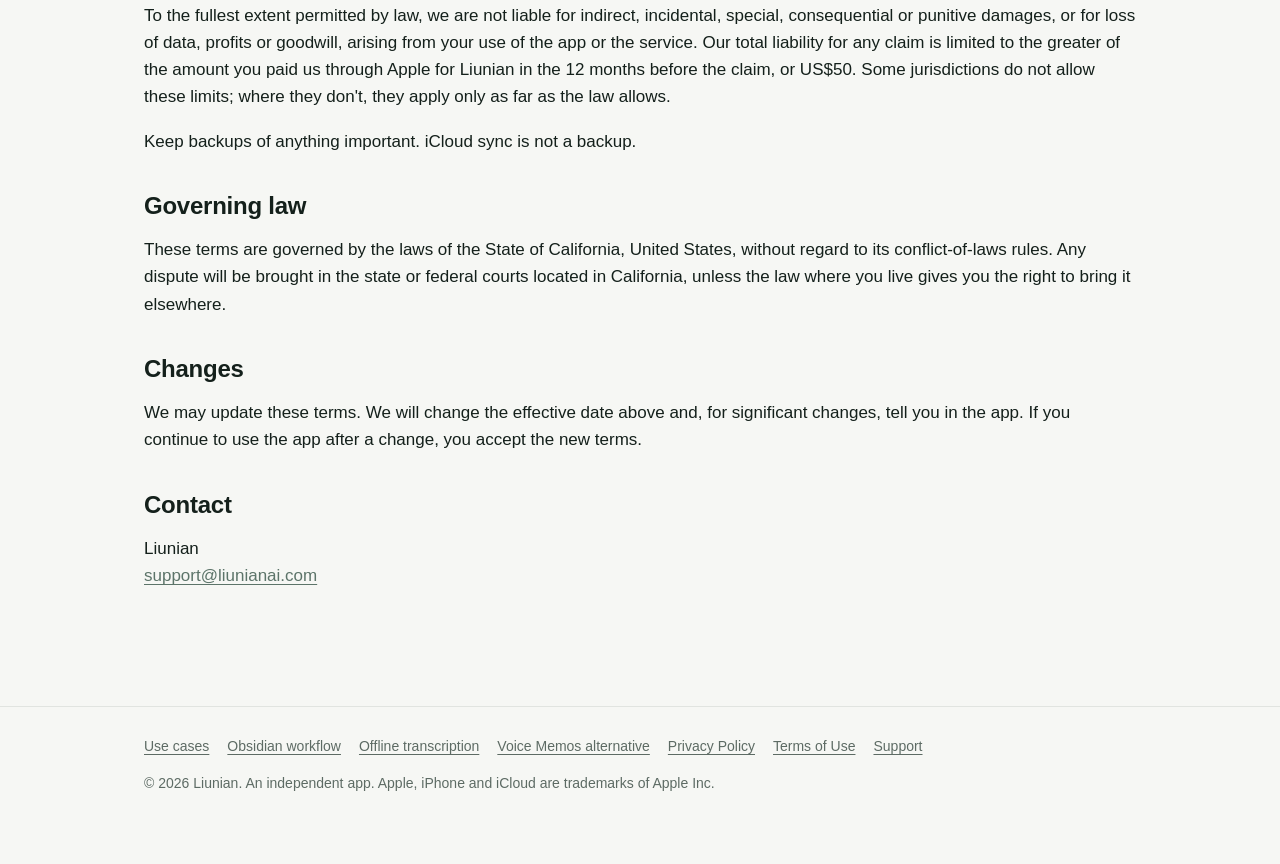
<file: terms/index.html>
<!doctype html>
<html lang="en">
<head>
<meta charset="utf-8">
<meta name="viewport" content="width=device-width, initial-scale=1">
<title>Terms of Use – Liunian</title>
<meta name="description" content="The terms for using Liunian and its Plus AI features on iPhone.">
<meta name="theme-color" content="#5C7469">
<link rel="icon" href="/img/icon-180.png">
<link rel="apple-touch-icon" href="/img/icon-180.png">
<link rel="canonical" href="https://liunianai.com/terms/">
<link rel="alternate" type="text/plain" href="/llms.txt" title="LLM Context">
<meta property="og:type" content="website">
<meta property="og:site_name" content="Liunian">
<meta property="og:locale" content="en_US">
<meta property="og:url" content="https://liunianai.com/terms/">
<meta property="og:title" content="Terms of Use – Liunian">
<meta property="og:description" content="The terms for using Liunian and its Plus AI features on iPhone.">
<meta property="og:image" content="https://liunianai.com/img/og-cover.jpg">
<meta property="og:image:width" content="1200">
<meta property="og:image:height" content="630">
<meta property="og:image:alt" content="Liunian – Private voice, photo, video and text notes for iPhone">
<meta name="twitter:card" content="summary_large_image">
<meta name="twitter:title" content="Terms of Use – Liunian">
<meta name="twitter:description" content="The terms for using Liunian and its Plus AI features on iPhone.">
<meta name="twitter:image" content="https://liunianai.com/img/og-cover.jpg">
<meta name="apple-itunes-app" content="app-id=6816302206">
<script type="application/ld+json">{"@context": "https://schema.org", "@graph": [{"@type": "BreadcrumbList", "itemListElement": [{"@type": "ListItem", "position": 1, "name": "Liunian", "item": "https://liunianai.com/"}, {"@type": "ListItem", "position": 2, "name": "Terms of Use", "item": "https://liunianai.com/terms/"}]}, {"@type": "WebPage", "name": "Terms of Use – Liunian", "description": "The terms for using Liunian and its Plus AI features on iPhone.", "url": "https://liunianai.com/terms/"}]}</script>
<link rel="stylesheet" href="/style.css?v=f424e36e">
</head>
<body id="top">
<header class="site"><div class="wrap"><a class="brand" href="/">Liunian</a>
<nav><a class="site-uses" href="/use-cases/">Use cases</a><a href="/support/">Support</a><a href="/privacy/">Privacy</a><a href="/terms/">Terms</a><a class="pill" href="https://apps.apple.com/us/app/liunian-voice-video-notes/id6816302206">Download</a></nav></div></header>
<div class="wrap"><article><h1>Liunian Terms of Use</h1>
<p>Effective date: September 25, 2026</p>
<p>These terms are an agreement between you and Liunian's developer ("we", "us"), about your use of Liunian ("the app") and the Liunian service behind its AI features. By using the app, you agree to them. Your license to the app itself is Apple's Licensed Application End User License Agreement (<a href="https://www.apple.com/legal/internet-services/itunes/dev/stdeula/">https://www.apple.com/legal/internet-services/itunes/dev/stdeula/</a>). These terms add to it. Where the two conflict about the app, Apple's agreement governs.</p>
<h2>Your content</h2>
<p>Your notes, recordings, photos and videos are yours. You grant us only the limited permission needed to process what you send through an AI feature, so that we can return a result to you. We do not claim ownership of your content or of the results produced for you. See the Privacy Policy for what is sent and kept.</p>
<p>You are responsible for the content you record. Don't use the app to break the law or to infringe other people's rights.</p>
<h2>AI features</h2>
<p>AI Daily, transcription, text extraction, polished transcripts and the knowledge base use AI models. Their results can be incomplete or wrong. They may misread a note, mishear a recording or describe a photo incorrectly. Don't rely on AI results for medical, legal, financial or safety decisions. Check anything important against your own notes or a reliable source.</p>
<h2>Plans and subscriptions</h2>
<ul><li><strong>Free</strong> includes a monthly allowance of AI requests. The current allowance is shown in the app and may change.</li><li><strong>Plus</strong> is an auto-renewing subscription, sold by Apple and billed to your Apple Account. It is billed monthly, at the price shown in the app before you buy. It renews automatically unless you cancel at least 24 hours before the end of the current period. Your account is charged for renewal within 24 hours before the period ends.</li><li>You can manage or cancel your subscription in your Apple Account settings, or from the app. Cancelling stops the next renewal; you keep Plus until the end of the period you paid for.</li><li>Refunds are handled by Apple under its policies. Visit <a href="https://reportaproblem.apple.com">https://reportaproblem.apple.com</a>.</li><li>Plus has no monthly cap, but all plans are subject to fair-use limits that protect the service from abuse, such as a limit on requests per minute.</li></ul>
<h2>The Liunian service</h2>
<p>We work to keep AI features available, but we do not guarantee that they will always work, work without interruption or remain unchanged. We may change, suspend or discontinue a feature, a model provider or an allowance. If we end a paid feature for good, we will tell you in the app. Notes stored on your device and in iCloud are not affected by changes to the service.</p>
<h2>Acceptable use</h2>
<p>Don't attempt to access the Liunian service other than through the app. Don't reverse engineer, overload or interfere with it, and don't resell access to it. Don't use it to generate content that is illegal or that harms others. We may limit or block access that breaks these rules.</p>
<h2>Disclaimers</h2>
<p>The app and the Liunian service are provided "as is" and "as available". To the fullest extent permitted by law, we disclaim all warranties, express or implied, including merchantability, fitness for a particular purpose and non-infringement.</p>
<h2>Limitation of liability</h2>
<p>To the fullest extent permitted by law, we are not liable for indirect, incidental, special, consequential or punitive damages, or for loss of data, profits or goodwill, arising from your use of the app or the service. Our total liability for any claim is limited to the greater of the amount you paid us through Apple for Liunian in the 12 months before the claim, or US$50. Some jurisdictions do not allow these limits; where they don't, they apply only as far as the law allows.</p>
<p>Keep backups of anything important. iCloud sync is not a backup.</p>
<h2>Governing law</h2>
<p>These terms are governed by the laws of the State of California, United States, without regard to its conflict-of-laws rules. Any dispute will be brought in the state or federal courts located in California, unless the law where you live gives you the right to bring it elsewhere.</p>
<h2>Changes</h2>
<p>We may update these terms. We will change the effective date above and, for significant changes, tell you in the app. If you continue to use the app after a change, you accept the new terms.</p>
<h2>Contact</h2>
<p>Liunian<br><a href="mailto:support@liunianai.com">support@liunianai.com</a></p></article></div>
<script src="/site.js?v=5a19f0c8" defer></script>
<footer><div class="wrap"><a href="/use-cases/">Use cases</a><a href="/workflows/voice-notes-to-obsidian/">Obsidian workflow</a><a href="/workflows/private-offline-transcription/">Offline transcription</a><a href="/workflows/apple-voice-memos-alternative/">Voice Memos alternative</a><a href="/privacy/">Privacy Policy</a><a href="/terms/">Terms of Use</a><a href="/support/">Support</a>
<p>&copy; 2026 Liunian. An independent app. Apple, iPhone and iCloud are trademarks of Apple Inc.</p></div></footer>
</body>
</html>
</file>
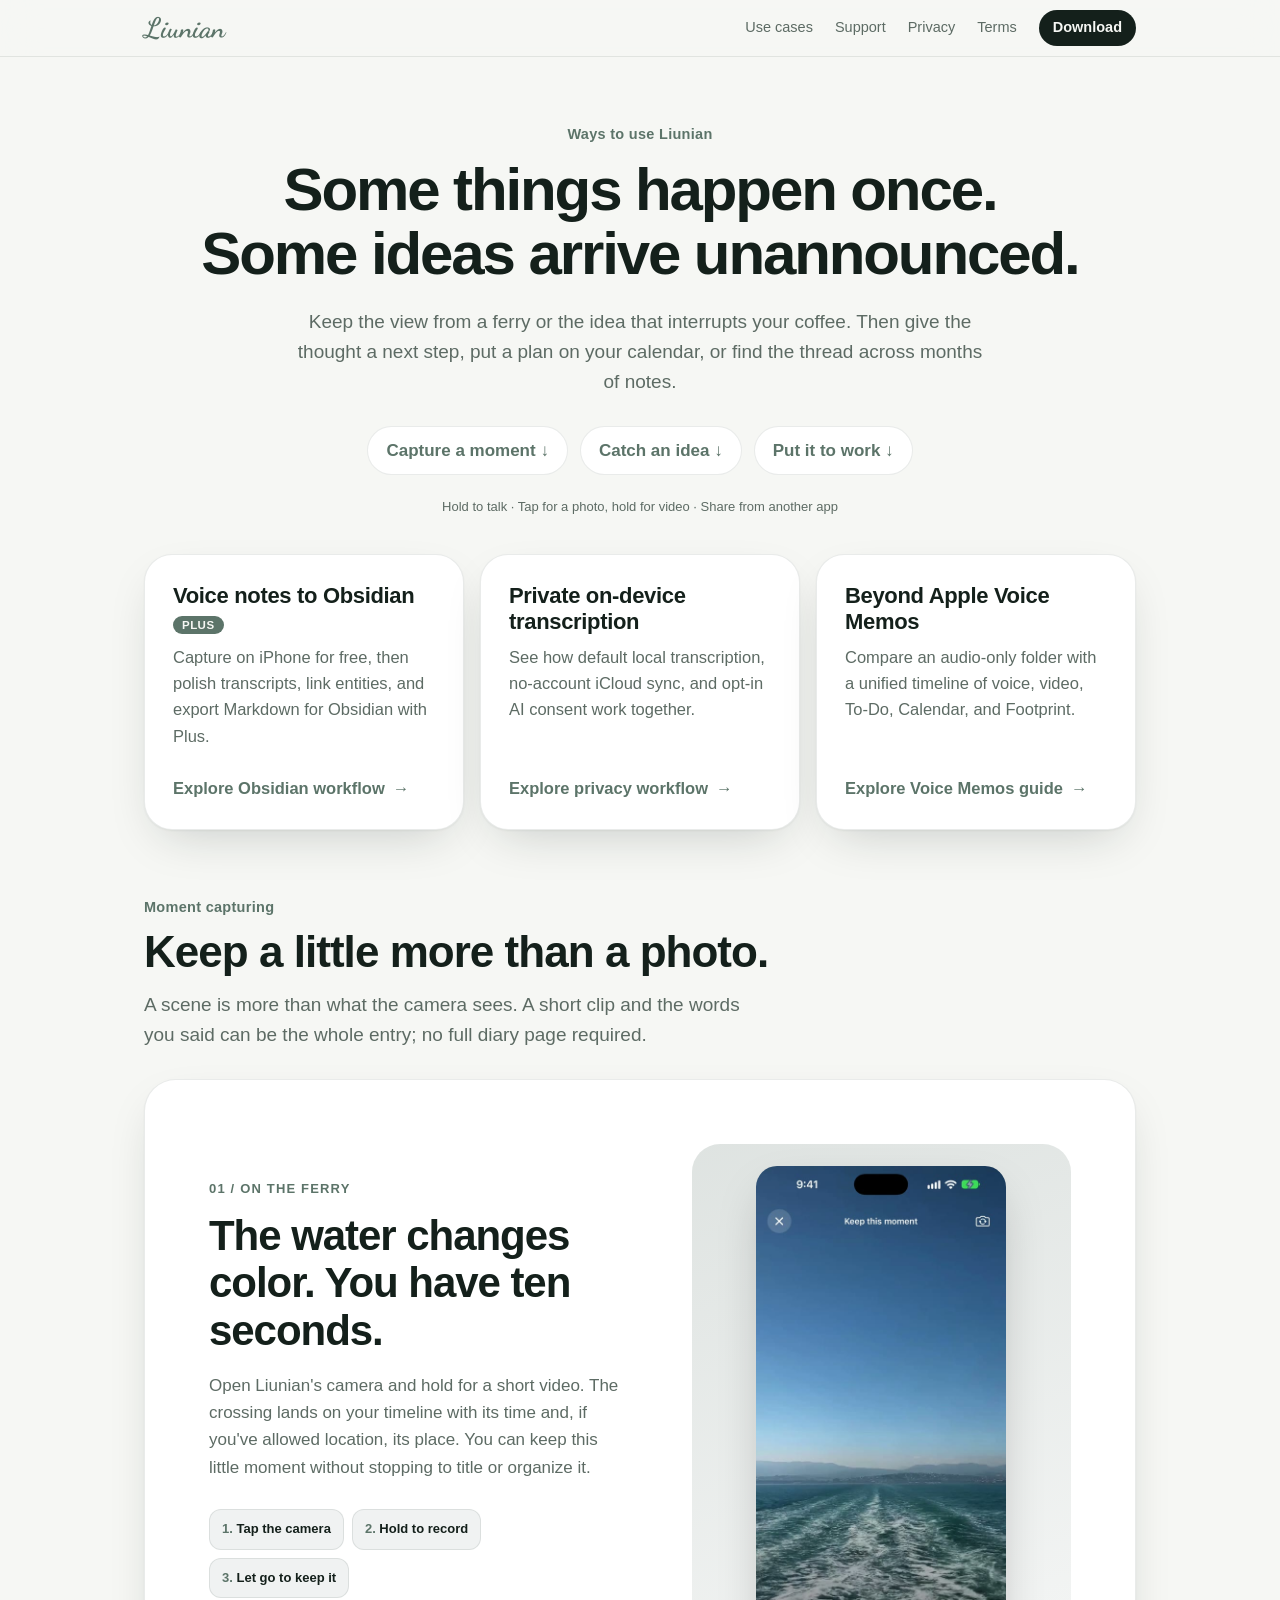
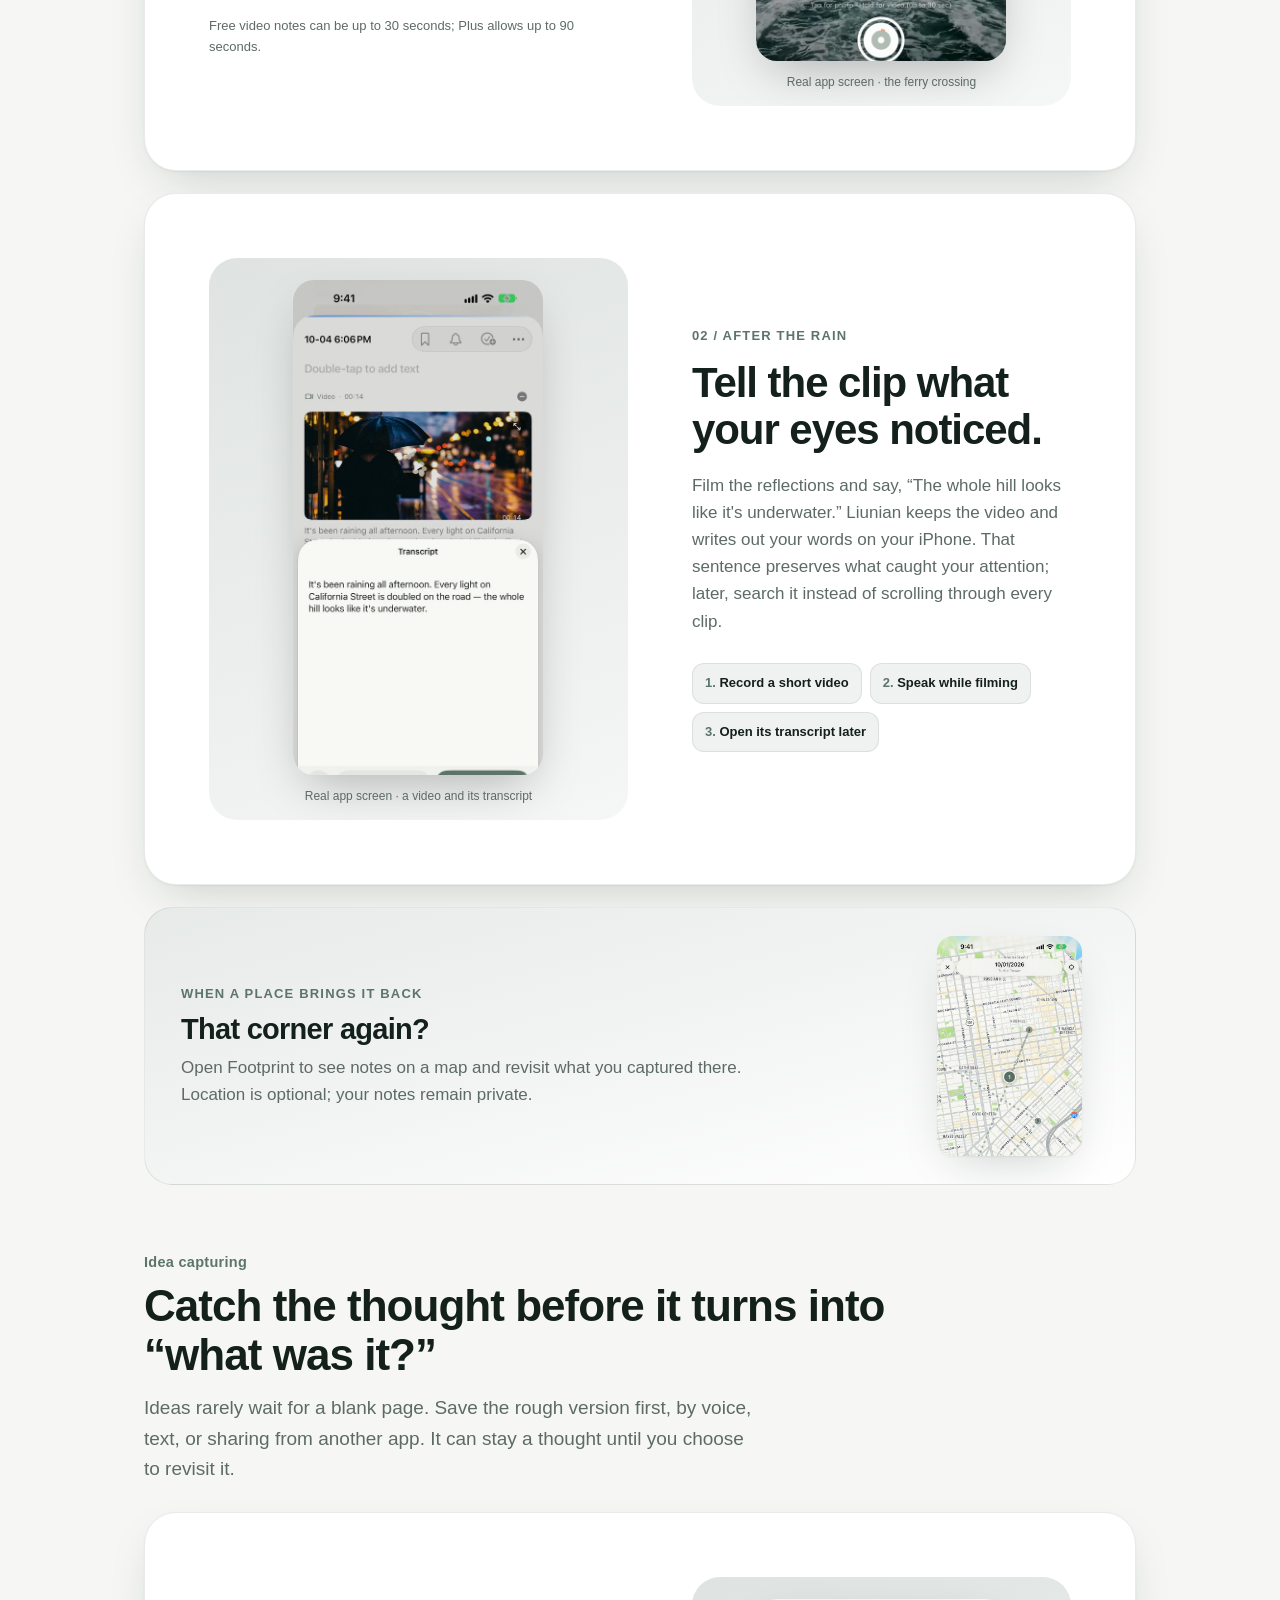
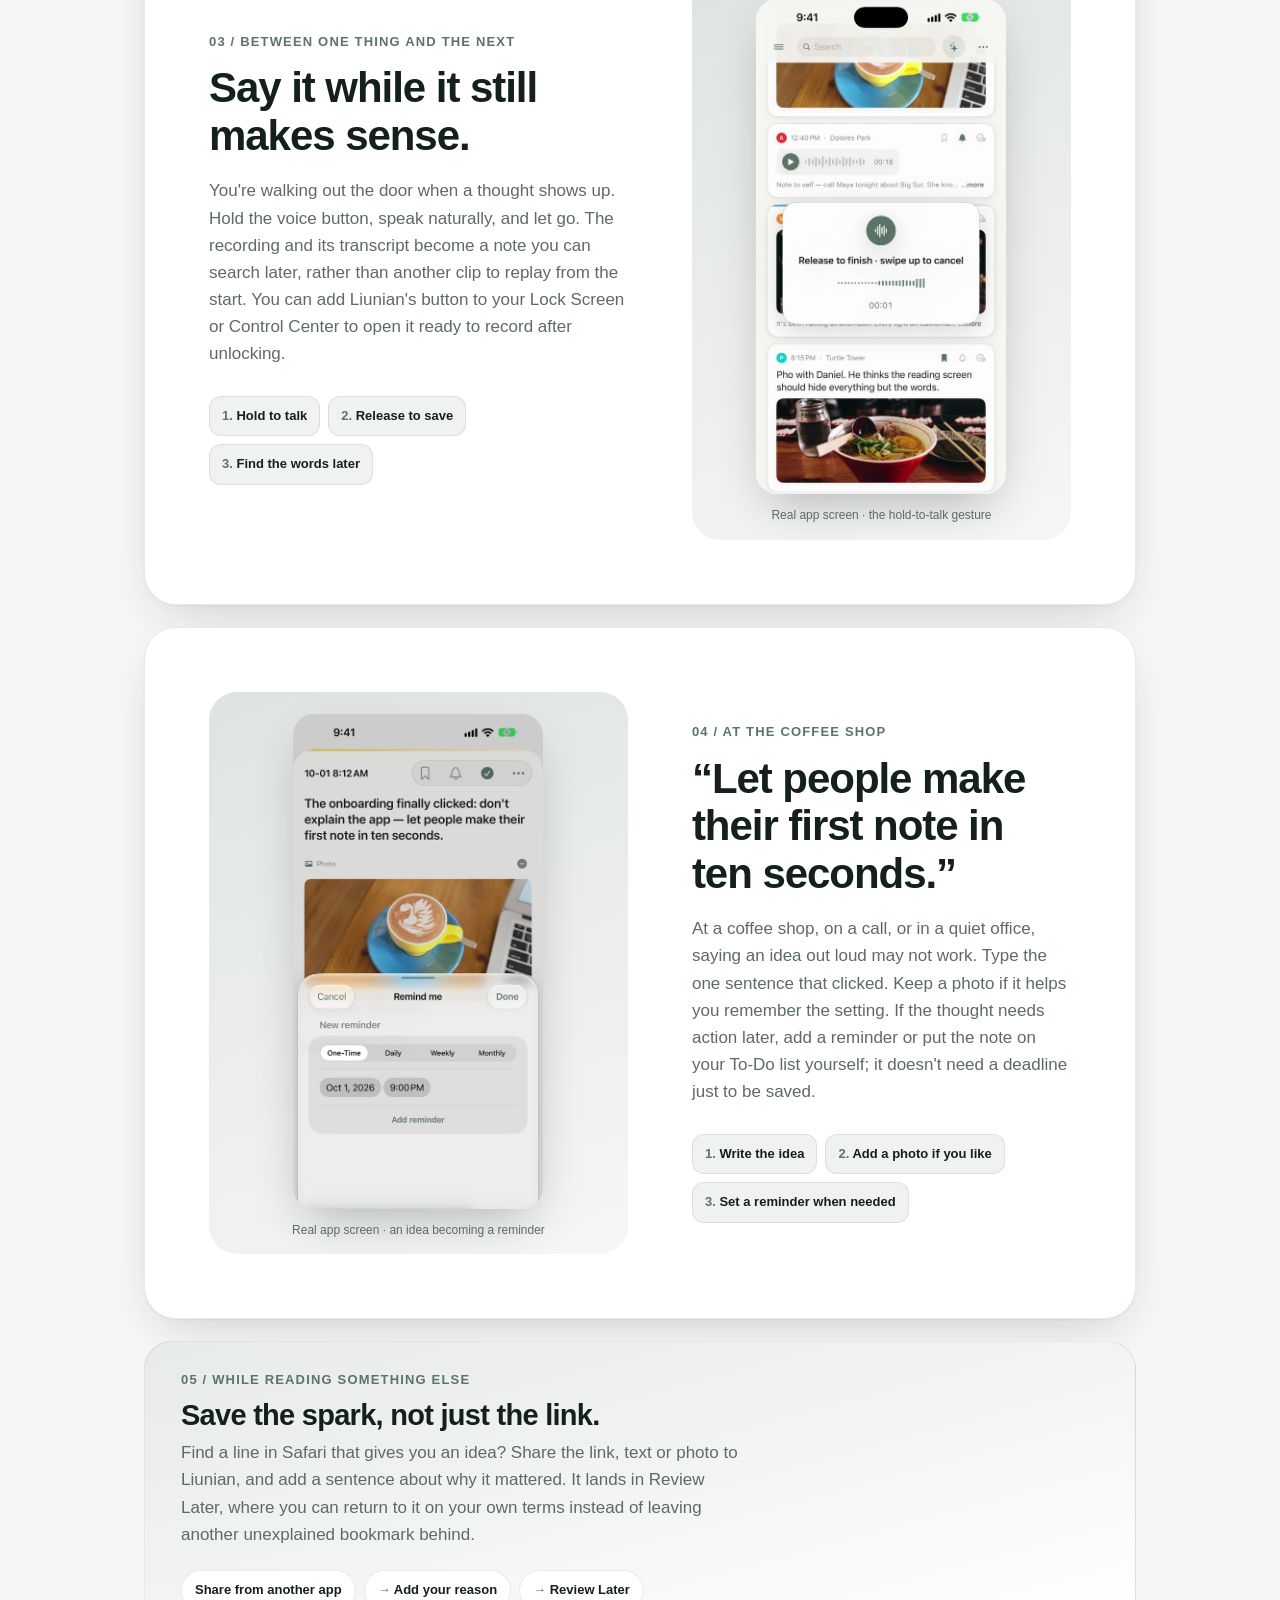
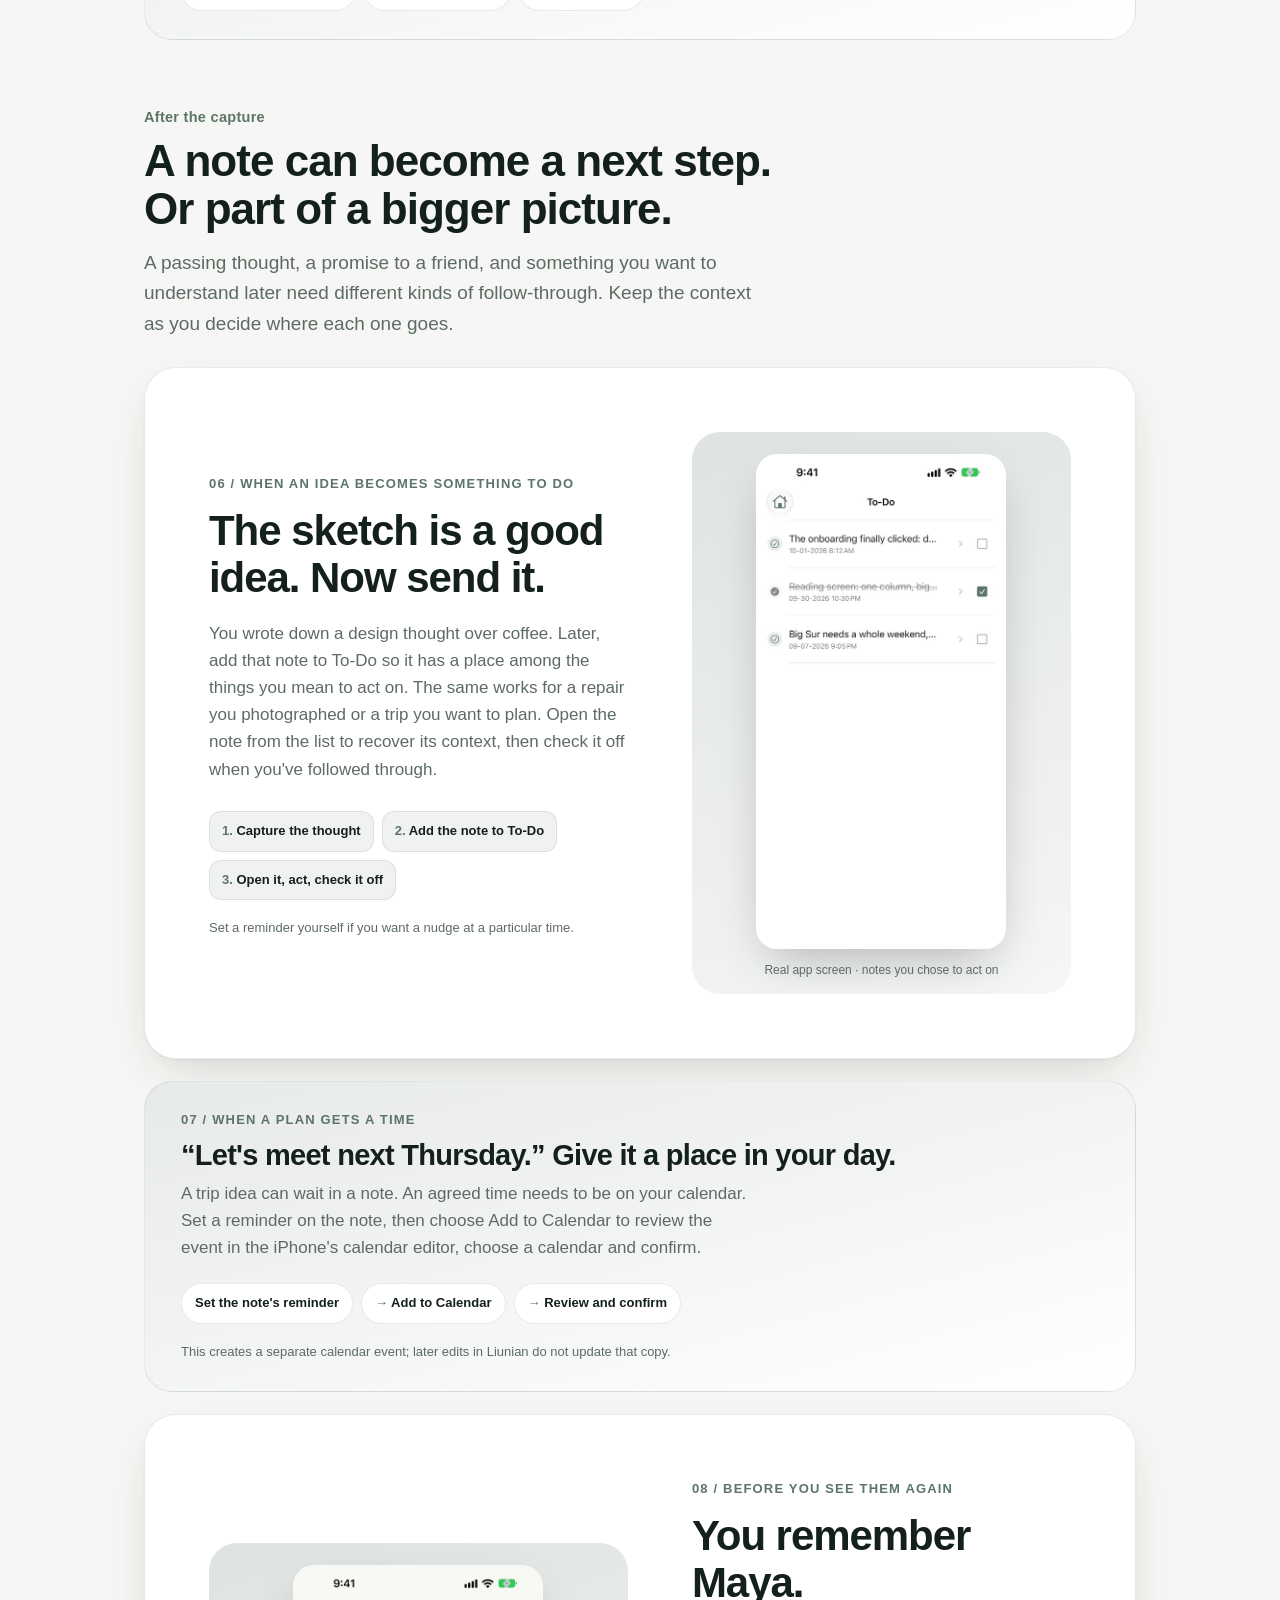
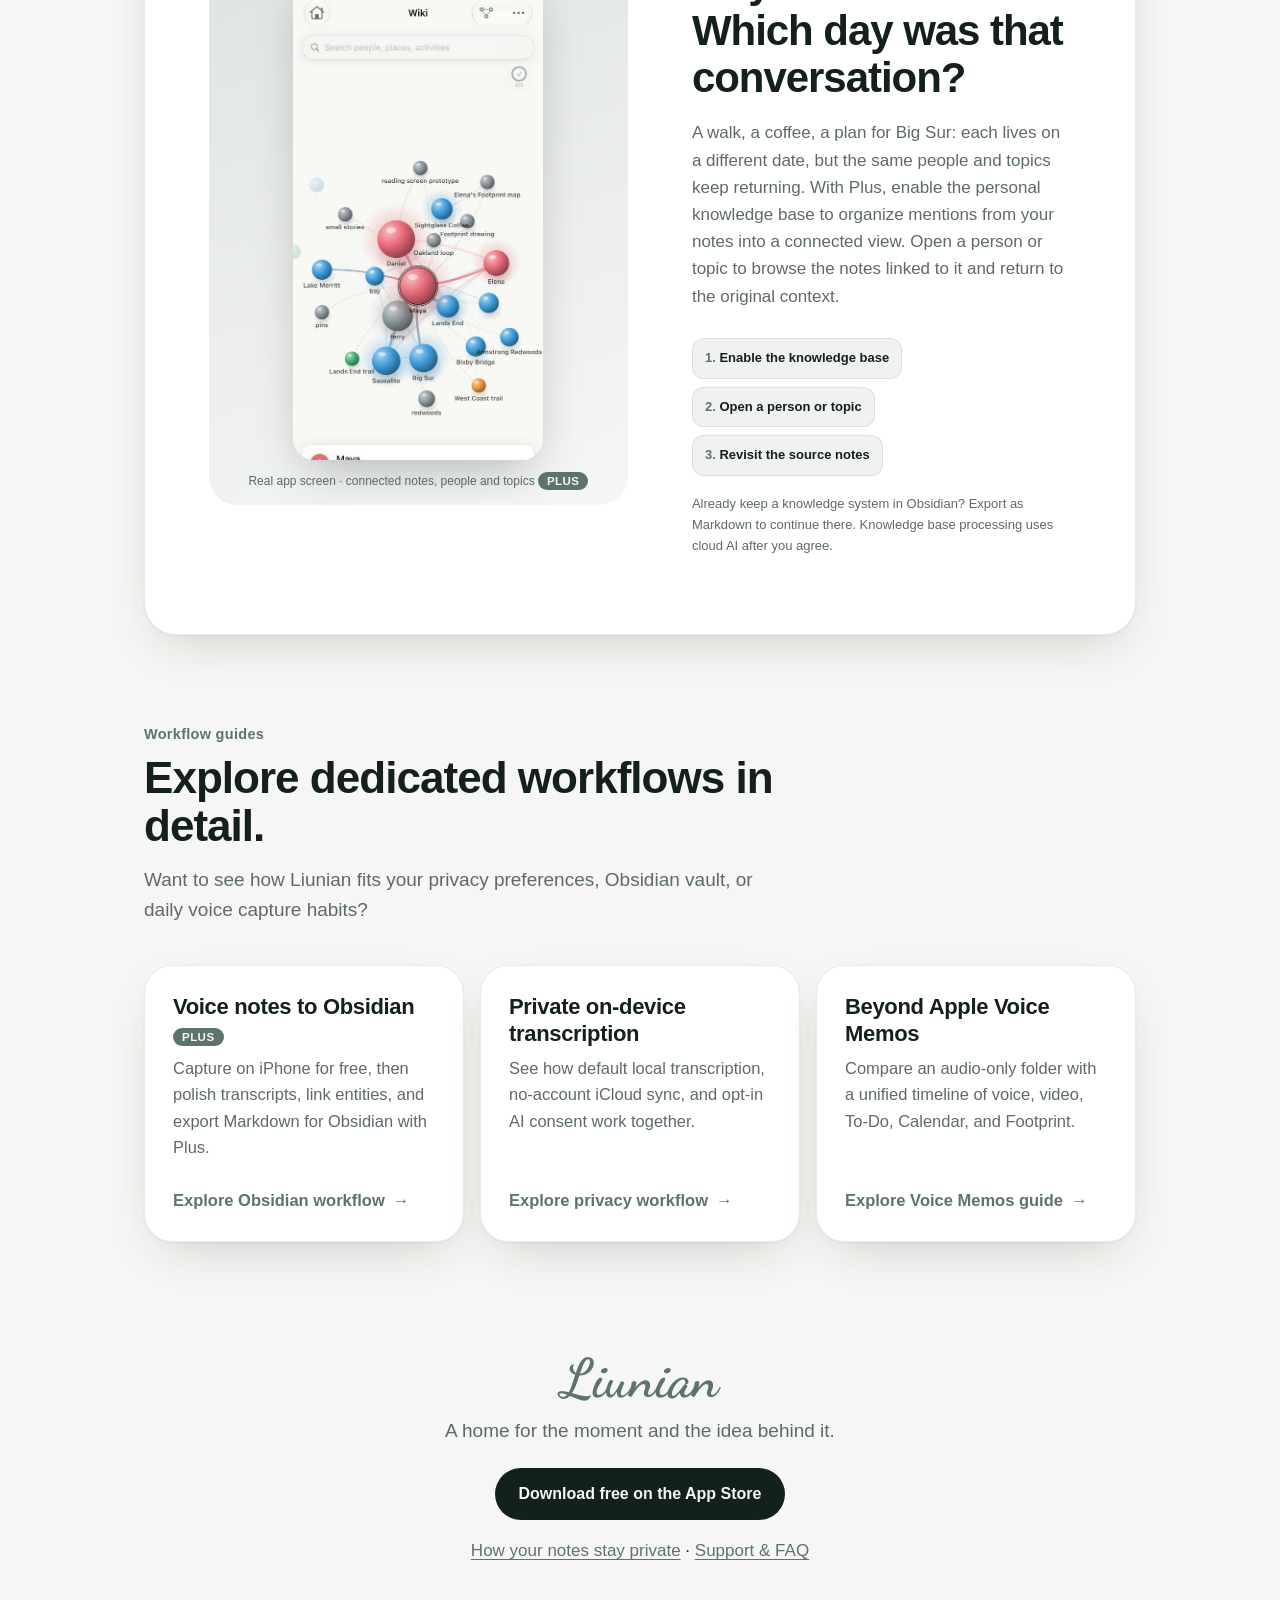
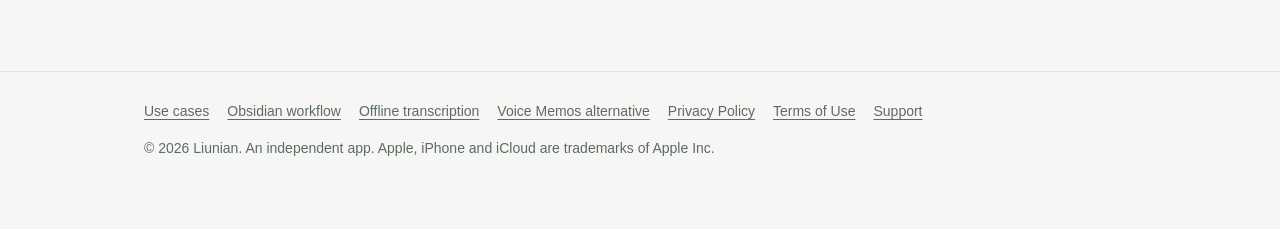
<file: use-cases/index.html>
<!doctype html>
<html lang="en">
<head>
<meta charset="utf-8">
<meta name="viewport" content="width=device-width, initial-scale=1">
<title>Ways to Use Liunian – Voice &amp; Video Journaling, Quick Capture &amp; Obsidian Workflow on iPhone</title>
<meta name="description" content="See how to use Liunian on iPhone: capture short video and voice notes with on-device transcripts, catch fleeting ideas, turn notes into To-Dos or iPhone Calendar events, and connect people and topics with Markdown export for Obsidian.">
<meta name="theme-color" content="#5C7469">
<link rel="icon" href="/img/icon-180.png">
<link rel="apple-touch-icon" href="/img/icon-180.png">
<link rel="canonical" href="https://liunianai.com/use-cases/">
<link rel="alternate" type="text/plain" href="/llms.txt" title="LLM Context">
<meta property="og:type" content="website">
<meta property="og:site_name" content="Liunian">
<meta property="og:locale" content="en_US">
<meta property="og:url" content="https://liunianai.com/use-cases/">
<meta property="og:title" content="Ways to Use Liunian – Voice &amp; Video Journaling, Quick Capture &amp; Obsidian Workflow on iPhone">
<meta property="og:description" content="See how to use Liunian on iPhone: capture short video and voice notes with on-device transcripts, catch fleeting ideas, turn notes into To-Dos or iPhone Calendar events, and connect people and topics with Markdown export for Obsidian.">
<meta property="og:image" content="https://liunianai.com/img/og-cover.jpg">
<meta property="og:image:width" content="1200">
<meta property="og:image:height" content="630">
<meta property="og:image:alt" content="Liunian – Private voice, photo, video and text notes for iPhone">
<meta name="twitter:card" content="summary_large_image">
<meta name="twitter:title" content="Ways to Use Liunian – Voice &amp; Video Journaling, Quick Capture &amp; Obsidian Workflow on iPhone">
<meta name="twitter:description" content="See how to use Liunian on iPhone: capture short video and voice notes with on-device transcripts, catch fleeting ideas, turn notes into To-Dos or iPhone Calendar events, and connect people and topics with Markdown export for Obsidian.">
<meta name="twitter:image" content="https://liunianai.com/img/og-cover.jpg">
<meta name="apple-itunes-app" content="app-id=6816302206">
<script type="application/ld+json">{"@context": "https://schema.org", "@graph": [{"@type": "BreadcrumbList", "itemListElement": [{"@type": "ListItem", "position": 1, "name": "Liunian", "item": "https://liunianai.com/"}, {"@type": "ListItem", "position": 2, "name": "Use cases", "item": "https://liunianai.com/use-cases/"}]}, {"@type": "ItemList", "name": "Ways to use Liunian on iPhone", "description": "See how to use Liunian on iPhone: capture short video and voice notes with on-device transcripts, catch fleeting ideas, turn notes into To-Dos or iPhone Calendar events, and connect people and topics with Markdown export for Obsidian.", "itemListElement": [{"@type": "ListItem", "position": 1, "name": "Voice notes to Obsidian Plus", "description": "Capture on iPhone for free, then polish transcripts, link entities, and export Markdown for Obsidian with Plus."}, {"@type": "ListItem", "position": 2, "name": "Private on-device transcription", "description": "See how default local transcription, no-account iCloud sync, and opt-in AI consent work together."}, {"@type": "ListItem", "position": 3, "name": "Beyond Apple Voice Memos", "description": "Compare an audio-only folder with a unified timeline of voice, video, To-Do, Calendar, and Footprint."}, {"@type": "ListItem", "position": 4, "name": "The water changes color. You have ten seconds.", "description": "Open Liunian's camera and hold for a short video. The crossing lands on your timeline with its time and, if you've allowed location, its place. You can keep this little moment without stopping to title or organize it."}, {"@type": "ListItem", "position": 5, "name": "Tell the clip what your eyes noticed.", "description": "Film the reflections and say, “The whole hill looks like it's underwater.” Liunian keeps the video and writes out your words on your iPhone. That sentence preserves what caught your attention; later, search it instead of scrolling through every clip."}, {"@type": "ListItem", "position": 6, "name": "That corner again?", "description": "Open Footprint to see notes on a map and revisit what you captured there. Location is optional; your notes remain private."}, {"@type": "ListItem", "position": 7, "name": "Say it while it still makes sense.", "description": "You're walking out the door when a thought shows up. Hold the voice button, speak naturally, and let go. The recording and its transcript become a note you can search later, rather than another clip to replay from the start. You can add Liunian's button to your Lock Screen or Control Center to open it ready to record after unlocking."}, {"@type": "ListItem", "position": 8, "name": "“Let people make their first note in ten seconds.”", "description": "At a coffee shop, on a call, or in a quiet office, saying an idea out loud may not work. Type the one sentence that clicked. Keep a photo if it helps you remember the setting. If the thought needs action later, add a reminder or put the note on your To-Do list yourself; it doesn't need a deadline just to be saved."}, {"@type": "ListItem", "position": 9, "name": "Save the spark, not just the link.", "description": "Find a line in Safari that gives you an idea? Share the link, text or photo to Liunian, and add a sentence about why it mattered. It lands in Review Later, where you can return to it on your own terms instead of leaving another unexplained bookmark behind."}, {"@type": "ListItem", "position": 10, "name": "The sketch is a good idea. Now send it.", "description": "You wrote down a design thought over coffee. Later, add that note to To-Do so it has a place among the things you mean to act on. The same works for a repair you photographed or a trip you want to plan. Open the note from the list to recover its context, then check it off when you've followed through."}, {"@type": "ListItem", "position": 11, "name": "“Let's meet next Thursday.” Give it a place in your day.", "description": "A trip idea can wait in a note. An agreed time needs to be on your calendar. Set a reminder on the note, then choose Add to Calendar to review the event in the iPhone's calendar editor, choose a calendar and confirm."}, {"@type": "ListItem", "position": 12, "name": "You remember Maya. Which day was that conversation?", "description": "A walk, a coffee, a plan for Big Sur: each lives on a different date, but the same people and topics keep returning. With Plus, enable the personal knowledge base to organize mentions from your notes into a connected view. Open a person or topic to browse the notes linked to it and return to the original context."}, {"@type": "ListItem", "position": 13, "name": "Voice notes to Obsidian Plus", "description": "Capture on iPhone for free, then polish transcripts, link entities, and export Markdown for Obsidian with Plus."}, {"@type": "ListItem", "position": 14, "name": "Private on-device transcription", "description": "See how default local transcription, no-account iCloud sync, and opt-in AI consent work together."}, {"@type": "ListItem", "position": 15, "name": "Beyond Apple Voice Memos", "description": "Compare an audio-only folder with a unified timeline of voice, video, To-Do, Calendar, and Footprint."}]}]}</script>
<link rel="stylesheet" href="/style.css?v=f424e36e">
</head>
<body id="top">
<header class="site"><div class="wrap"><a class="brand" href="/">Liunian</a>
<nav><a class="site-uses" href="/use-cases/">Use cases</a><a href="/support/">Support</a><a href="/privacy/">Privacy</a><a href="/terms/">Terms</a><a class="pill" href="https://apps.apple.com/us/app/liunian-voice-video-notes/id6816302206">Download</a></nav></div></header>


<main class="scenes">
  <div class="scenes-hero wrap">
    <div class="kicker">Ways to use Liunian</div>
    <h1>Some things happen once.<br>Some ideas arrive unannounced.</h1>
    <p class="sub">Keep the view from a ferry or the idea that interrupts your coffee. Then give the thought a next step, put a plan on your calendar, or find the thread across months of notes.</p>
    <div class="scenes-jumps"><a href="#moments">Capture a moment ↓</a><a href="#ideas">Catch an idea ↓</a><a href="#next">Put it to work ↓</a></div>
    <p class="scenes-quick">Hold to talk · Tap for a photo, hold for video · Share from another app</p>
  </div>

  <section class="scenes-group wrap" style="padding-top:36px">
    <div class="bento" style="margin-top:0">
      <div class="tile w2 reveal"><h3>Voice notes to Obsidian <span class="badge-plus">Plus</span></h3><p>Capture on iPhone for free, then polish transcripts, link entities, and export Markdown for Obsidian with Plus.</p><p style="margin-top:auto;padding-top:18px"><a class="home-scenes-link" href="/workflows/voice-notes-to-obsidian/">Explore Obsidian workflow <span aria-hidden="true">→</span></a></p></div>
      <div class="tile w2 reveal"><h3>Private on-device transcription</h3><p>See how default local transcription, no-account iCloud sync, and opt-in AI consent work together.</p><p style="margin-top:auto;padding-top:18px"><a class="home-scenes-link" href="/workflows/private-offline-transcription/">Explore privacy workflow <span aria-hidden="true">→</span></a></p></div>
      <div class="tile w2 reveal"><h3>Beyond Apple Voice Memos</h3><p>Compare an audio-only folder with a unified timeline of voice, video, To-Do, Calendar, and Footprint.</p><p style="margin-top:auto;padding-top:18px"><a class="home-scenes-link" href="/workflows/apple-voice-memos-alternative/">Explore Voice Memos guide <span aria-hidden="true">→</span></a></p></div>
    </div>
  </section>

  <section id="moments" class="scenes-group wrap">
    <div class="scenes-intro reveal"><div class="kicker">Moment capturing</div><h2>Keep a little more than a photo.</h2><p class="sub">A scene is more than what the camera sees. A short clip and the words you said can be the whole entry; no full diary page required.</p></div>

    <div class="scene-row reveal">
      <div class="scene-copy">
        <span class="scene-number">01 / On the ferry</span>
        <h3>The water changes color. You have ten seconds.</h3>
        <p>Open Liunian's camera and hold for a short video. The crossing lands on your timeline with its time and, if you've allowed location, its place. You can keep this little moment without stopping to title or organize it.</p>
        <ol class="scene-steps"><li>Tap the camera</li><li>Hold to record</li><li>Let go to keep it</li></ol>
        <p class="scene-note">Free video notes can be up to 30 seconds; Plus allows up to 90 seconds.</p>
      </div>
      <figure class="scene-media"><img src="/img/camera.jpg" alt="Liunian camera pointed at the wake behind a ferry, with the hold-for-video control visible" width="520" height="1130" loading="lazy"><figcaption>Real app screen · the ferry crossing</figcaption></figure>
    </div>

    <div class="scene-row scene-reverse reveal">
      <div class="scene-copy">
        <span class="scene-number">02 / After the rain</span>
        <h3>Tell the clip what your eyes noticed.</h3>
        <p>Film the reflections and say, “The whole hill looks like it's underwater.” Liunian keeps the video and writes out your words on your iPhone. That sentence preserves what caught your attention; later, search it instead of scrolling through every clip.</p>
        <ol class="scene-steps"><li>Record a short video</li><li>Speak while filming</li><li>Open its transcript later</li></ol>
      </div>
      <figure class="scene-media"><img src="/img/transcript.jpg" alt="A rainy street video note in Liunian with its spoken description visible in the transcript" width="520" height="1130" loading="lazy"><figcaption>Real app screen · a video and its transcript</figcaption></figure>
    </div>

    <div class="scene-aside reveal"><div><span class="scene-number">When a place brings it back</span><h3>That corner again?</h3><p>Open Footprint to see notes on a map and revisit what you captured there. Location is optional; your notes remain private.</p></div><img src="/img/w-footprint.jpg" alt="Liunian Footprint showing private notes on a map of San Francisco" width="520" height="1130" loading="lazy"></div>
  </section>

  <section id="ideas" class="scenes-group wrap">
    <div class="scenes-intro reveal"><div class="kicker">Idea capturing</div><h2>Catch the thought before it turns into “what was it?”</h2><p class="sub">Ideas rarely wait for a blank page. Save the rough version first, by voice, text, or sharing from another app. It can stay a thought until you choose to revisit it.</p></div>

    <div class="scene-row reveal">
      <div class="scene-copy">
        <span class="scene-number">03 / Between one thing and the next</span>
        <h3>Say it while it still makes sense.</h3>
        <p>You're walking out the door when a thought shows up. Hold the voice button, speak naturally, and let go. The recording and its transcript become a note you can search later, rather than another clip to replay from the start. You can add Liunian's button to your Lock Screen or Control Center to open it ready to record after unlocking.</p>
        <ol class="scene-steps"><li>Hold to talk</li><li>Release to save</li><li>Find the words later</li></ol>
      </div>
      <figure class="scene-media"><img src="/img/voice.jpg" alt="Liunian recording a quick voice note over the timeline" width="520" height="1130" loading="lazy"><figcaption>Real app screen · the hold-to-talk gesture</figcaption></figure>
    </div>

    <div class="scene-row scene-reverse reveal">
      <div class="scene-copy">
        <span class="scene-number">04 / At the coffee shop</span>
        <h3>“Let people make their first note in ten seconds.”</h3>
        <p>At a coffee shop, on a call, or in a quiet office, saying an idea out loud may not work. Type the one sentence that clicked. Keep a photo if it helps you remember the setting. If the thought needs action later, add a reminder or put the note on your To-Do list yourself; it doesn't need a deadline just to be saved.</p>
        <ol class="scene-steps"><li>Write the idea</li><li>Add a photo if you like</li><li>Set a reminder when needed</li></ol>
      </div>
      <figure class="scene-media"><img src="/img/w-reminder.jpg" alt="A product idea written in a Liunian note beside a coffee photo, with the reminder sheet open" width="520" height="1130" loading="lazy"><figcaption>Real app screen · an idea becoming a reminder</figcaption></figure>
    </div>

    <div class="scene-aside scene-aside-text reveal"><div><span class="scene-number">05 / While reading something else</span><h3>Save the spark, not just the link.</h3><p>Find a line in Safari that gives you an idea? Share the link, text or photo to Liunian, and add a sentence about why it mattered. It lands in Review Later, where you can return to it on your own terms instead of leaving another unexplained bookmark behind.</p><div class="scene-flow" aria-label="Share from another app, add why you saved it, find it in Review Later"><span>Share from another app</span><span>Add your reason</span><span>Review Later</span></div></div></div>
  </section>

  <section id="next" class="scenes-group wrap">
    <div class="scenes-intro reveal"><div class="kicker">After the capture</div><h2>A note can become a next step.<br>Or part of a bigger picture.</h2><p class="sub">A passing thought, a promise to a friend, and something you want to understand later need different kinds of follow-through. Keep the context as you decide where each one goes.</p></div>

    <div class="scene-row reveal">
      <div class="scene-copy">
        <span class="scene-number">06 / When an idea becomes something to do</span>
        <h3>The sketch is a good idea. Now send it.</h3>
        <p>You wrote down a design thought over coffee. Later, add that note to To-Do so it has a place among the things you mean to act on. The same works for a repair you photographed or a trip you want to plan. Open the note from the list to recover its context, then check it off when you've followed through.</p>
        <ol class="scene-steps"><li>Capture the thought</li><li>Add the note to To-Do</li><li>Open it, act, check it off</li></ol>
        <p class="scene-note">Set a reminder yourself if you want a nudge at a particular time.</p>
      </div>
      <figure class="scene-media"><img src="/img/w-todo.jpg" alt="Liunian To-Do list with design ideas and a travel plan, including completed and unfinished notes" width="520" height="1130" loading="lazy"><figcaption>Real app screen · notes you chose to act on</figcaption></figure>
    </div>

    <div class="scene-aside scene-aside-text reveal"><div><span class="scene-number">07 / When a plan gets a time</span><h3>“Let's meet next Thursday.” Give it a place in your day.</h3><p>A trip idea can wait in a note. An agreed time needs to be on your calendar. Set a reminder on the note, then choose Add to Calendar to review the event in the iPhone's calendar editor, choose a calendar and confirm.</p><div class="scene-flow" aria-label="Set a note reminder, choose Add to Calendar, review and confirm the event"><span>Set the note's reminder</span><span>Add to Calendar</span><span>Review and confirm</span></div><p class="scene-note">This creates a separate calendar event; later edits in Liunian do not update that copy.</p></div></div>

    <div class="scene-row scene-reverse reveal">
      <div class="scene-copy">
        <span class="scene-number">08 / Before you see them again</span>
        <h3>You remember Maya.<br>Which day was that conversation?</h3>
        <p>A walk, a coffee, a plan for Big Sur: each lives on a different date, but the same people and topics keep returning. With Plus, enable the personal knowledge base to organize mentions from your notes into a connected view. Open a person or topic to browse the notes linked to it and return to the original context.</p>
        <ol class="scene-steps"><li>Enable the knowledge base</li><li>Open a person or topic</li><li>Revisit the source notes</li></ol>
        <p class="scene-note">Already keep a knowledge system in Obsidian? Export as Markdown to continue there. Knowledge base processing uses cloud AI after you agree.</p>
      </div>
      <figure class="scene-media"><img src="/img/w-wiki.jpg" alt="Liunian personal knowledge graph with Maya selected and connected people, places and topics from the notes" width="520" height="1130" loading="lazy"><figcaption>Real app screen · connected notes, people and topics <span class="badge-plus">Plus</span></figcaption></figure>
    </div>
  </section>

  <section class="scenes-group wrap">
    <div class="scenes-intro reveal"><div class="kicker">Workflow guides</div><h2>Explore dedicated workflows in detail.</h2><p class="sub">Want to see how Liunian fits your privacy preferences, Obsidian vault, or daily voice capture habits?</p></div>
    <div class="bento">
      <div class="tile w2 reveal"><h3>Voice notes to Obsidian <span class="badge-plus">Plus</span></h3><p>Capture on iPhone for free, then polish transcripts, link entities, and export Markdown for Obsidian with Plus.</p><p style="margin-top:auto;padding-top:18px"><a class="home-scenes-link" href="/workflows/voice-notes-to-obsidian/">Explore Obsidian workflow <span aria-hidden="true">→</span></a></p></div>
      <div class="tile w2 reveal"><h3>Private on-device transcription</h3><p>See how default local transcription, no-account iCloud sync, and opt-in AI consent work together.</p><p style="margin-top:auto;padding-top:18px"><a class="home-scenes-link" href="/workflows/private-offline-transcription/">Explore privacy workflow <span aria-hidden="true">→</span></a></p></div>
      <div class="tile w2 reveal"><h3>Beyond Apple Voice Memos</h3><p>Compare an audio-only folder with a unified timeline of voice, video, To-Do, Calendar, and Footprint.</p><p style="margin-top:auto;padding-top:18px"><a class="home-scenes-link" href="/workflows/apple-voice-memos-alternative/">Explore Voice Memos guide <span aria-hidden="true">→</span></a></p></div>
    </div>
  </section>

  <div class="wrap closing reveal"><div class="wordmark-sm">Liunian</div><p class="sub" style="margin:10px auto 22px">A home for the moment and the idea behind it.</p><a class="cta" href="https://apps.apple.com/us/app/liunian-voice-video-notes/id6816302206">Download free on the App Store</a><p><a href="/privacy/">How your notes stay private</a> · <a href="/support/">Support &amp; FAQ</a></p></div>
</main>

<script src="/site.js?v=5a19f0c8" defer></script>
<footer><div class="wrap"><a href="/use-cases/">Use cases</a><a href="/workflows/voice-notes-to-obsidian/">Obsidian workflow</a><a href="/workflows/private-offline-transcription/">Offline transcription</a><a href="/workflows/apple-voice-memos-alternative/">Voice Memos alternative</a><a href="/privacy/">Privacy Policy</a><a href="/terms/">Terms of Use</a><a href="/support/">Support</a>
<p>&copy; 2026 Liunian. An independent app. Apple, iPhone and iCloud are trademarks of Apple Inc.</p></div></footer>
</body>
</html>
</file>
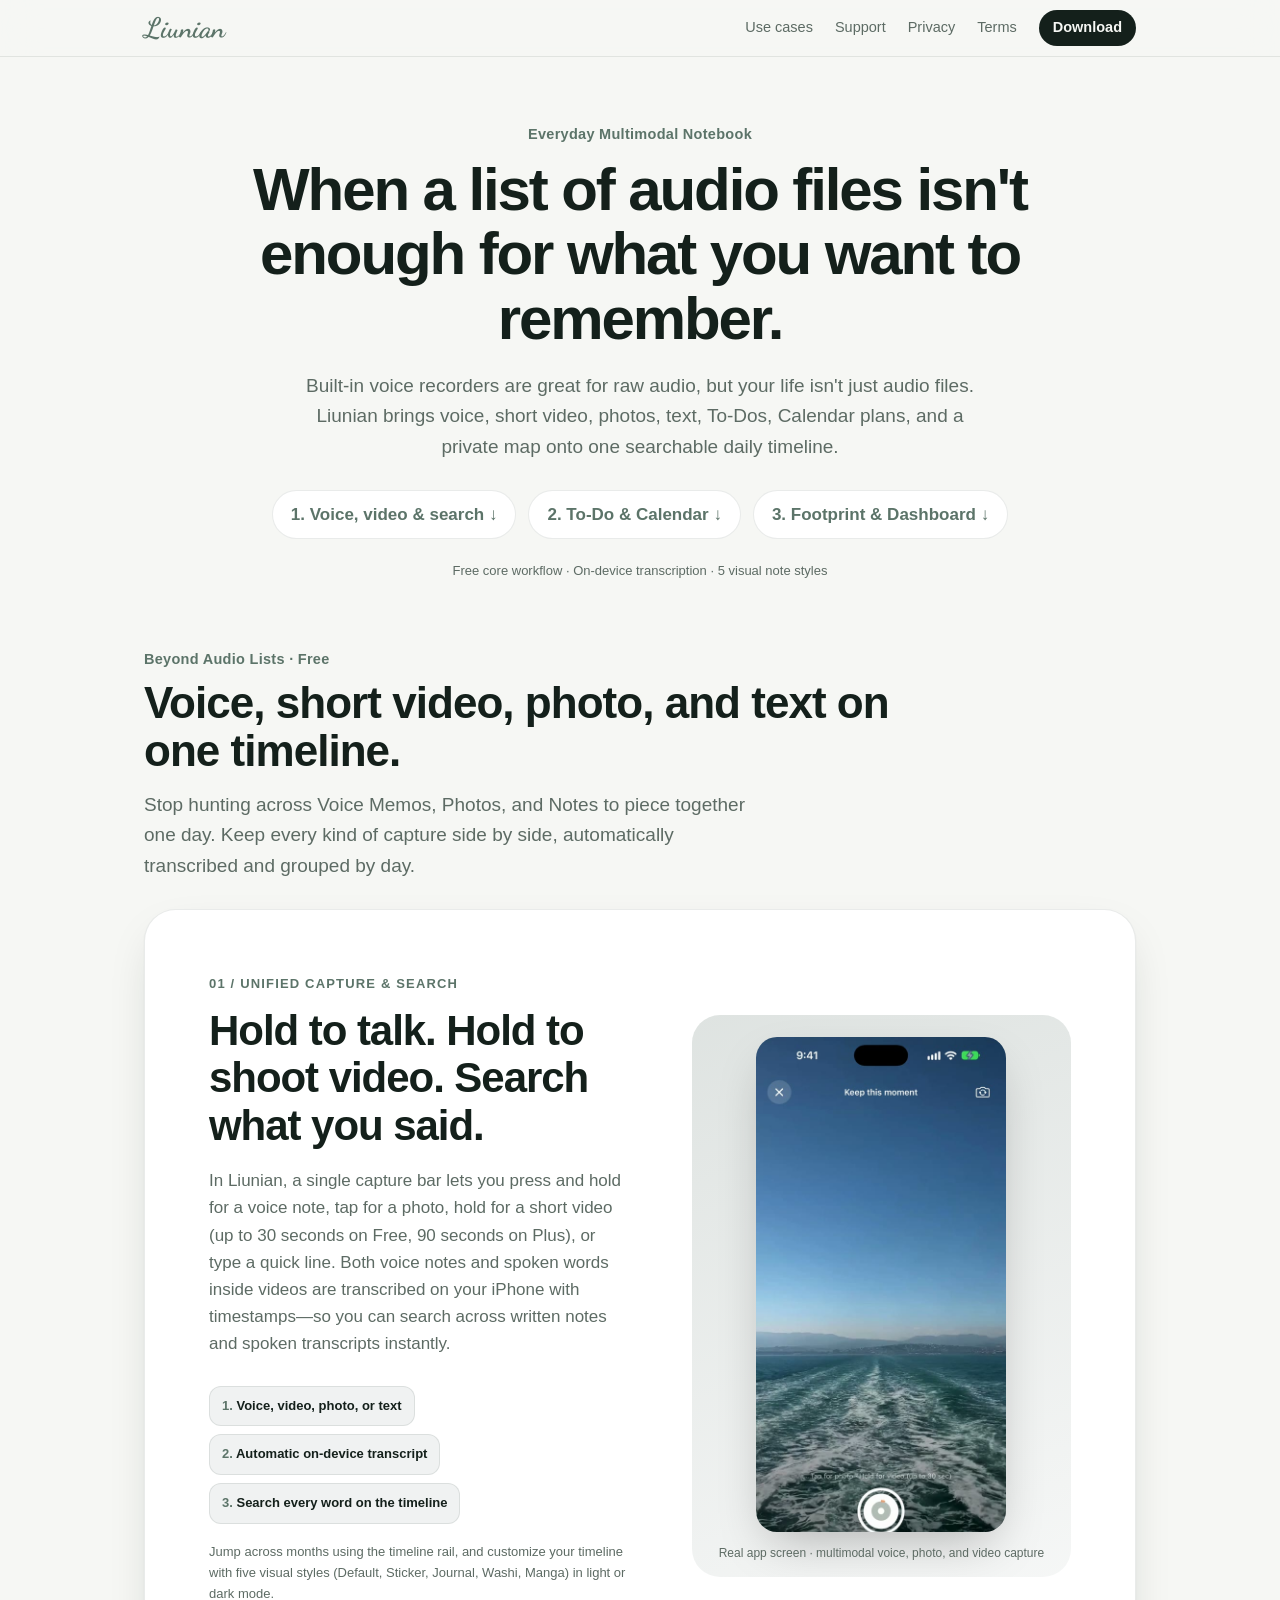
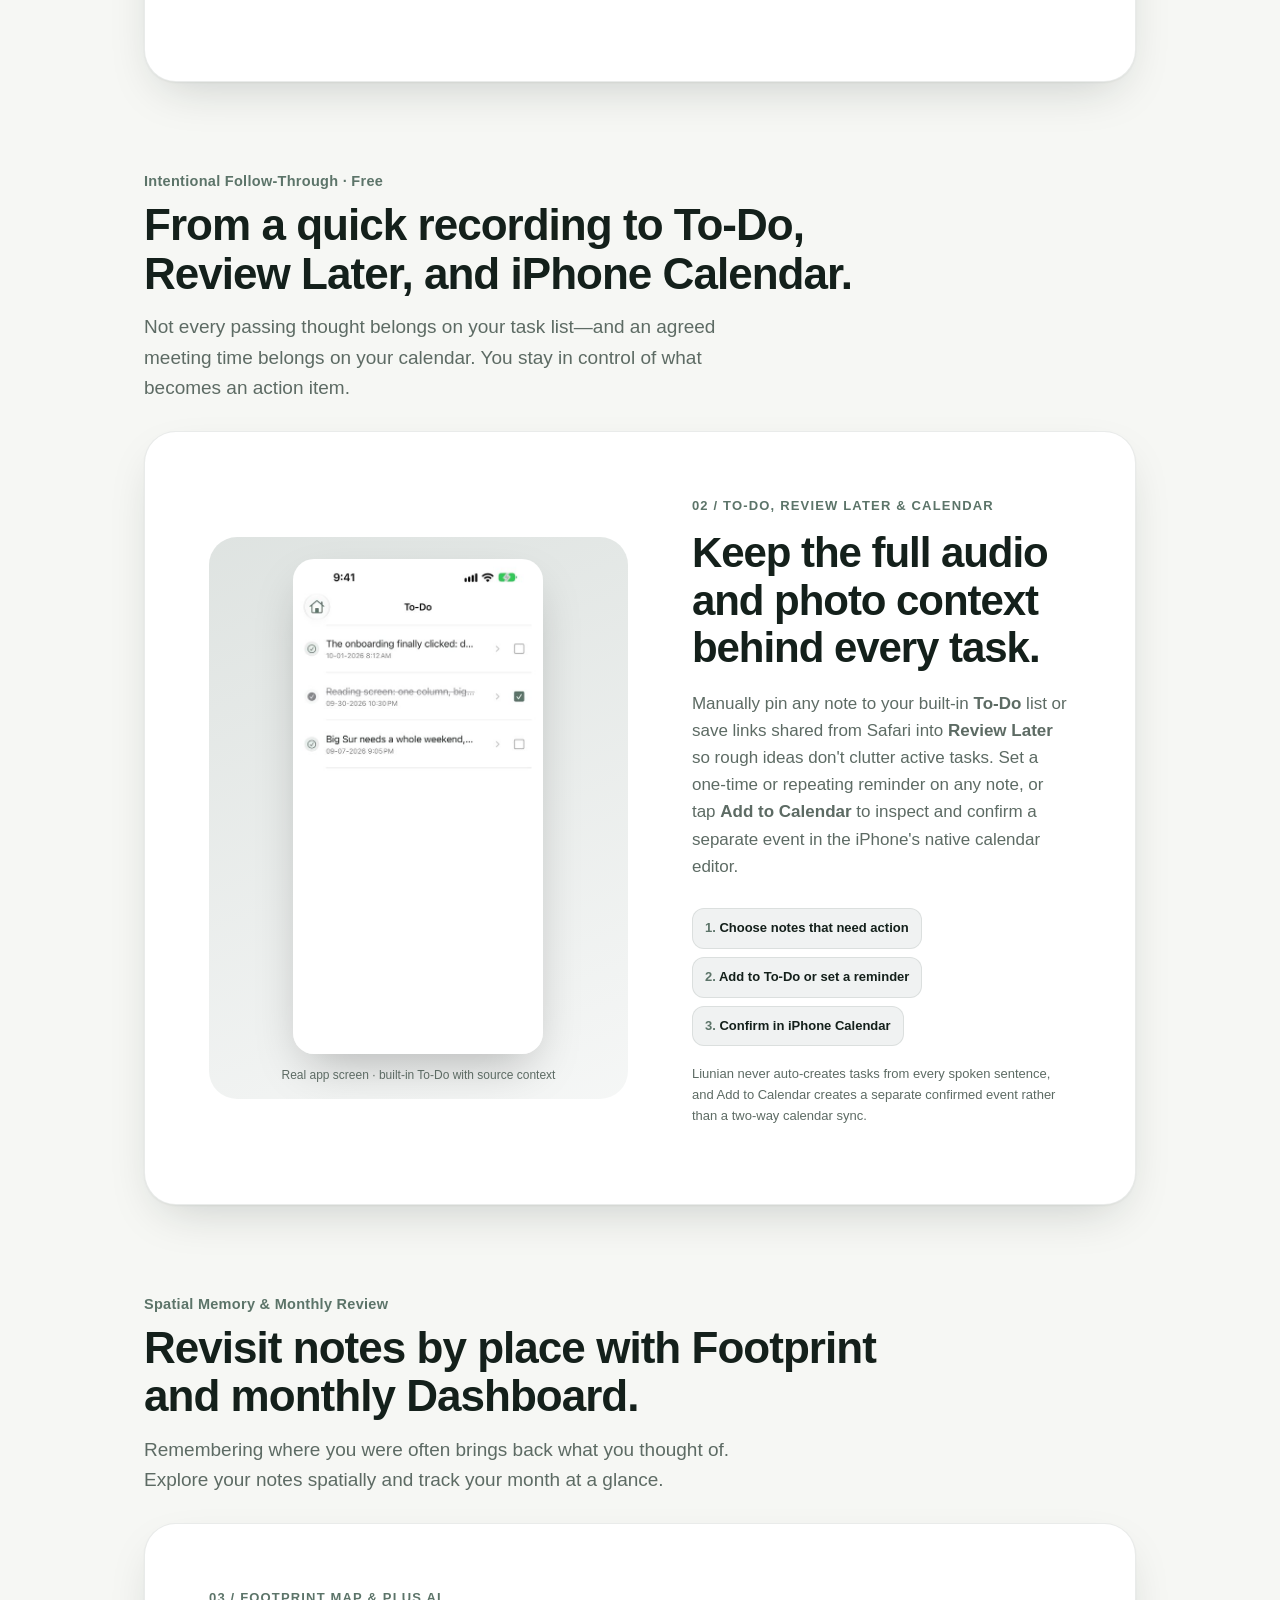
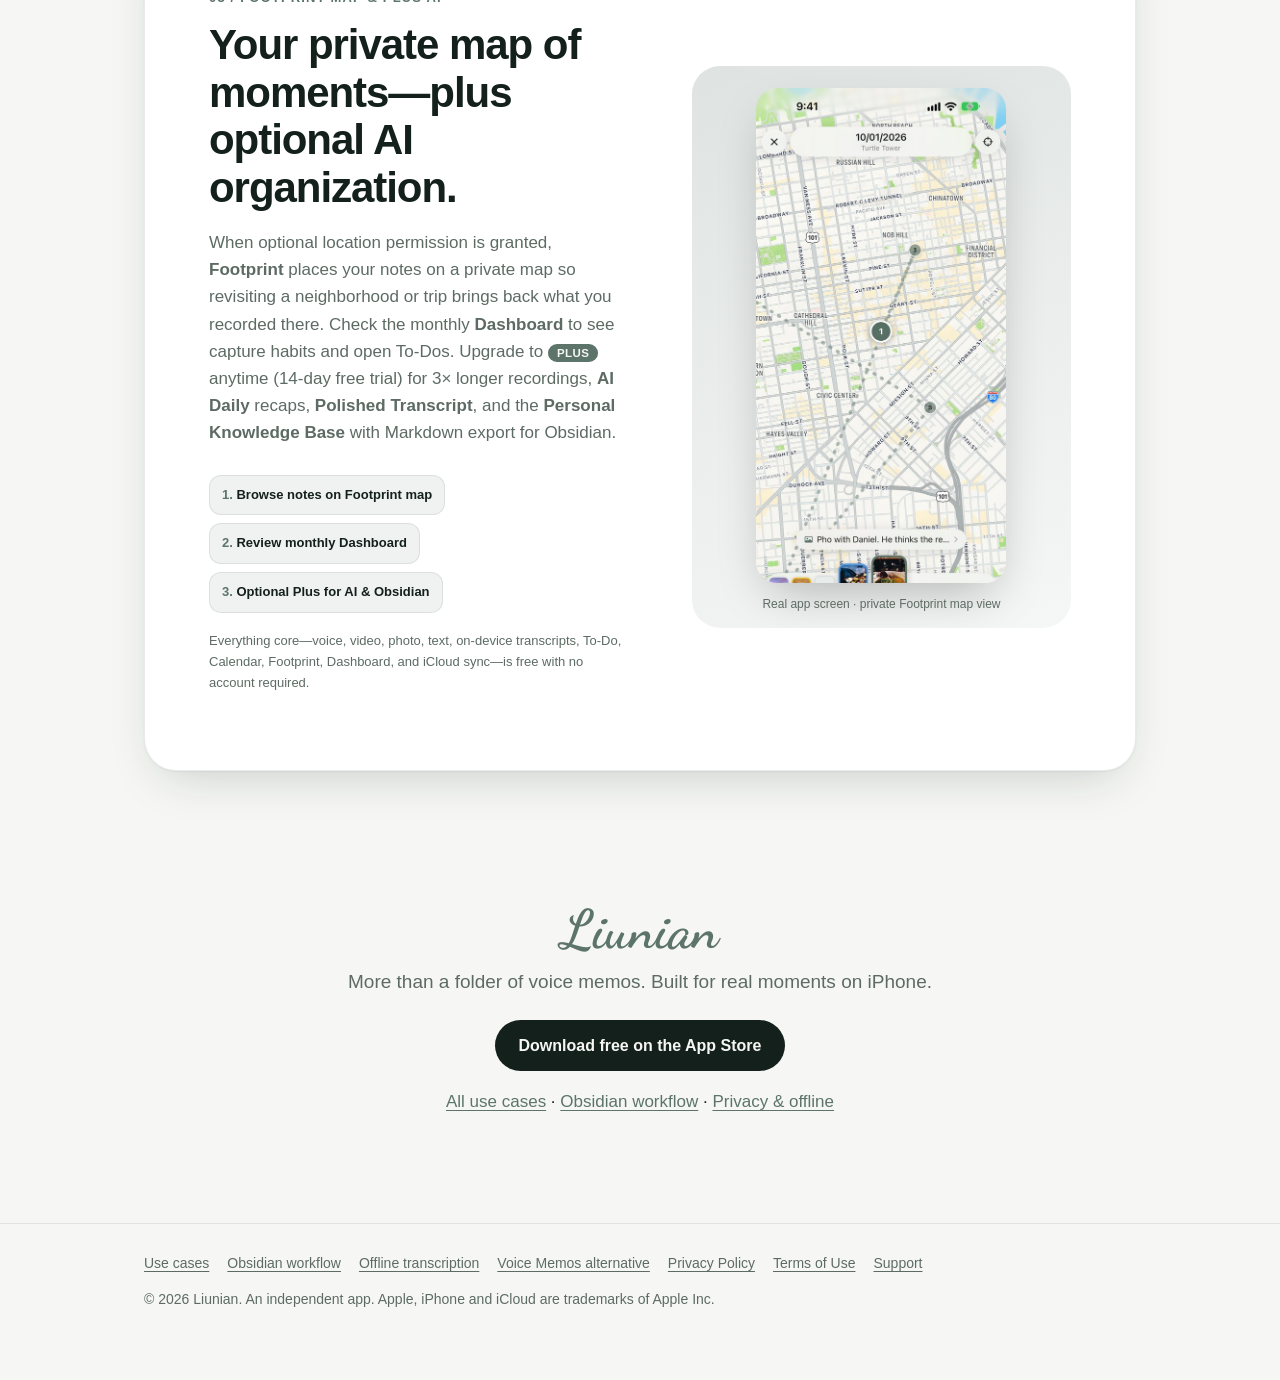
<file: workflows/apple-voice-memos-alternative/index.html>
<!doctype html>
<html lang="en">
<head>
<meta charset="utf-8">
<meta name="viewport" content="width=device-width, initial-scale=1">
<title>Apple Voice Memos Alternative for iPhone – Video Notes, To-Dos, Calendar &amp; Map | Liunian</title>
<meta name="description" content="Looking for more than Apple Voice Memos on iPhone? Liunian combines hold-to-talk voice notes, short videos with transcripts, photos, text, To-Do, Add to Calendar, and a private Footprint map.">
<meta name="theme-color" content="#5C7469">
<link rel="icon" href="/img/icon-180.png">
<link rel="apple-touch-icon" href="/img/icon-180.png">
<link rel="canonical" href="https://liunianai.com/workflows/apple-voice-memos-alternative/">
<link rel="alternate" type="text/plain" href="/llms.txt" title="LLM Context">
<meta property="og:type" content="website">
<meta property="og:site_name" content="Liunian">
<meta property="og:locale" content="en_US">
<meta property="og:url" content="https://liunianai.com/workflows/apple-voice-memos-alternative/">
<meta property="og:title" content="Apple Voice Memos Alternative for iPhone – Video Notes, To-Dos, Calendar &amp; Map | Liunian">
<meta property="og:description" content="Looking for more than Apple Voice Memos on iPhone? Liunian combines hold-to-talk voice notes, short videos with transcripts, photos, text, To-Do, Add to Calendar, and a private Footprint map.">
<meta property="og:image" content="https://liunianai.com/img/og-cover.jpg">
<meta property="og:image:width" content="1200">
<meta property="og:image:height" content="630">
<meta property="og:image:alt" content="Liunian – Private voice, photo, video and text notes for iPhone">
<meta name="twitter:card" content="summary_large_image">
<meta name="twitter:title" content="Apple Voice Memos Alternative for iPhone – Video Notes, To-Dos, Calendar &amp; Map | Liunian">
<meta name="twitter:description" content="Looking for more than Apple Voice Memos on iPhone? Liunian combines hold-to-talk voice notes, short videos with transcripts, photos, text, To-Do, Add to Calendar, and a private Footprint map.">
<meta name="twitter:image" content="https://liunianai.com/img/og-cover.jpg">
<meta name="apple-itunes-app" content="app-id=6816302206">
<script type="application/ld+json">{"@context": "https://schema.org", "@graph": [{"@type": "BreadcrumbList", "itemListElement": [{"@type": "ListItem", "position": 1, "name": "Liunian", "item": "https://liunianai.com/"}, {"@type": "ListItem", "position": 2, "name": "Use cases", "item": "https://liunianai.com/use-cases/"}, {"@type": "ListItem", "position": 3, "name": "Apple Voice Memos Alternative for iPhone – Video Notes, To-Dos, Calendar & Map | Liunian", "item": "https://liunianai.com/workflows/apple-voice-memos-alternative/"}]}, {"@type": "WebPage", "name": "Apple Voice Memos Alternative for iPhone – Video Notes, To-Dos, Calendar & Map | Liunian", "description": "Looking for more than Apple Voice Memos on iPhone? Liunian combines hold-to-talk voice notes, short videos with transcripts, photos, text, To-Do, Add to Calendar, and a private Footprint map.", "url": "https://liunianai.com/workflows/apple-voice-memos-alternative/"}]}</script>
<link rel="stylesheet" href="/style.css?v=f424e36e">
</head>
<body id="top">
<header class="site"><div class="wrap"><a class="brand" href="/">Liunian</a>
<nav><a class="site-uses" href="/use-cases/">Use cases</a><a href="/support/">Support</a><a href="/privacy/">Privacy</a><a href="/terms/">Terms</a><a class="pill" href="https://apps.apple.com/us/app/liunian-voice-video-notes/id6816302206">Download</a></nav></div></header>


<main class="scenes">
  <div class="scenes-hero wrap">
    <div class="kicker">Everyday Multimodal Notebook</div>
    <h1>When a list of audio files isn't enough for what you want to remember.</h1>
    <p class="sub">Built-in voice recorders are great for raw audio, but your life isn't just audio files. Liunian brings voice, short video, photos, text, To-Dos, Calendar plans, and a private map onto one searchable daily timeline.</p>
    <div class="scenes-jumps"><a href="#multimodal">1. Voice, video &amp; search ↓</a><a href="#action">2. To-Do &amp; Calendar ↓</a><a href="#footprint">3. Footprint &amp; Dashboard ↓</a></div>
    <p class="scenes-quick">Free core workflow · On-device transcription · 5 visual note styles</p>
  </div>

  <section id="multimodal" class="scenes-group wrap">
    <div class="scenes-intro reveal">
      <div class="kicker">Beyond Audio Lists · Free</div>
      <h2>Voice, short video, photo, and text on one timeline.</h2>
      <p class="sub">Stop hunting across Voice Memos, Photos, and Notes to piece together one day. Keep every kind of capture side by side, automatically transcribed and grouped by day.</p>
    </div>

    <div class="scene-row reveal">
      <div class="scene-copy">
        <span class="scene-number">01 / Unified capture &amp; search</span>
        <h3>Hold to talk. Hold to shoot video. Search what you said.</h3>
        <p>In Liunian, a single capture bar lets you press and hold for a voice note, tap for a photo, hold for a short video (up to 30 seconds on Free, 90 seconds on Plus), or type a quick line. Both voice notes and spoken words inside videos are transcribed on your iPhone with timestamps—so you can search across written notes and spoken transcripts instantly.</p>
        <ol class="scene-steps"><li>Voice, video, photo, or text</li><li>Automatic on-device transcript</li><li>Search every word on the timeline</li></ol>
        <p class="scene-note">Jump across months using the timeline rail, and customize your timeline with five visual styles (Default, Sticker, Journal, Washi, Manga) in light or dark mode.</p>
      </div>
      <figure class="scene-media"><img src="/img/camera.jpg" alt="Liunian camera screen with hold-for-video and photo capture on iPhone" width="520" height="1130" loading="lazy"><figcaption>Real app screen · multimodal voice, photo, and video capture</figcaption></figure>
    </div>
  </section>

  <section id="action" class="scenes-group wrap">
    <div class="scenes-intro reveal">
      <div class="kicker">Intentional Follow-Through · Free</div>
      <h2>From a quick recording to To-Do, Review Later, and iPhone Calendar.</h2>
      <p class="sub">Not every passing thought belongs on your task list—and an agreed meeting time belongs on your calendar. You stay in control of what becomes an action item.</p>
    </div>

    <div class="scene-row scene-reverse reveal">
      <div class="scene-copy">
        <span class="scene-number">02 / To-Do, Review Later &amp; Calendar</span>
        <h3>Keep the full audio and photo context behind every task.</h3>
        <p>Manually pin any note to your built-in <strong>To-Do</strong> list or save links shared from Safari into <strong>Review Later</strong> so rough ideas don't clutter active tasks. Set a one-time or repeating reminder on any note, or tap <strong>Add to Calendar</strong> to inspect and confirm a separate event in the iPhone's native calendar editor.</p>
        <ol class="scene-steps"><li>Choose notes that need action</li><li>Add to To-Do or set a reminder</li><li>Confirm in iPhone Calendar</li></ol>
        <p class="scene-note">Liunian never auto-creates tasks from every spoken sentence, and Add to Calendar creates a separate confirmed event rather than a two-way calendar sync.</p>
      </div>
      <figure class="scene-media"><img src="/img/w-todo.jpg" alt="Liunian To-Do view linking actionable notes back to their original voice, photo, or text context" width="520" height="1130" loading="lazy"><figcaption>Real app screen · built-in To-Do with source context</figcaption></figure>
    </div>
  </section>

  <section id="footprint" class="scenes-group wrap">
    <div class="scenes-intro reveal">
      <div class="kicker">Spatial Memory &amp; Monthly Review</div>
      <h2>Revisit notes by place with Footprint and monthly Dashboard.</h2>
      <p class="sub">Remembering where you were often brings back what you thought of. Explore your notes spatially and track your month at a glance.</p>
    </div>

    <div class="scene-row reveal">
      <div class="scene-copy">
        <span class="scene-number">03 / Footprint Map &amp; Plus AI</span>
        <h3>Your private map of moments—plus optional AI organization.</h3>
        <p>When optional location permission is granted, <strong>Footprint</strong> places your notes on a private map so revisiting a neighborhood or trip brings back what you recorded there. Check the monthly <strong>Dashboard</strong> to see capture habits and open To-Dos. Upgrade to <span class="badge-plus">Plus</span> anytime (14-day free trial) for 3× longer recordings, <strong>AI Daily</strong> recaps, <strong>Polished Transcript</strong>, and the <strong>Personal Knowledge Base</strong> with Markdown export for Obsidian.</p>
        <ol class="scene-steps"><li>Browse notes on Footprint map</li><li>Review monthly Dashboard</li><li>Optional Plus for AI &amp; Obsidian</li></ol>
        <p class="scene-note">Everything core—voice, video, photo, text, on-device transcripts, To-Do, Calendar, Footprint, Dashboard, and iCloud sync—is free with no account required.</p>
      </div>
      <figure class="scene-media"><img src="/img/w-footprint.jpg" alt="Liunian Footprint map view displaying private voice and photo notes by location" width="520" height="1130" loading="lazy"><figcaption>Real app screen · private Footprint map view</figcaption></figure>
    </div>
  </section>

  <div class="wrap closing reveal">
    <div class="wordmark-sm">Liunian</div>
    <p class="sub" style="margin:10px auto 22px">More than a folder of voice memos. Built for real moments on iPhone.</p>
    <a class="cta" href="https://apps.apple.com/us/app/liunian-voice-video-notes/id6816302206">Download free on the App Store</a>
    <p><a href="/use-cases/">All use cases</a> · <a href="/workflows/voice-notes-to-obsidian/">Obsidian workflow</a> · <a href="/workflows/private-offline-transcription/">Privacy &amp; offline</a></p>
  </div>
</main>

<script src="/site.js?v=5a19f0c8" defer></script>
<footer><div class="wrap"><a href="/use-cases/">Use cases</a><a href="/workflows/voice-notes-to-obsidian/">Obsidian workflow</a><a href="/workflows/private-offline-transcription/">Offline transcription</a><a href="/workflows/apple-voice-memos-alternative/">Voice Memos alternative</a><a href="/privacy/">Privacy Policy</a><a href="/terms/">Terms of Use</a><a href="/support/">Support</a>
<p>&copy; 2026 Liunian. An independent app. Apple, iPhone and iCloud are trademarks of Apple Inc.</p></div></footer>
</body>
</html>
</file>
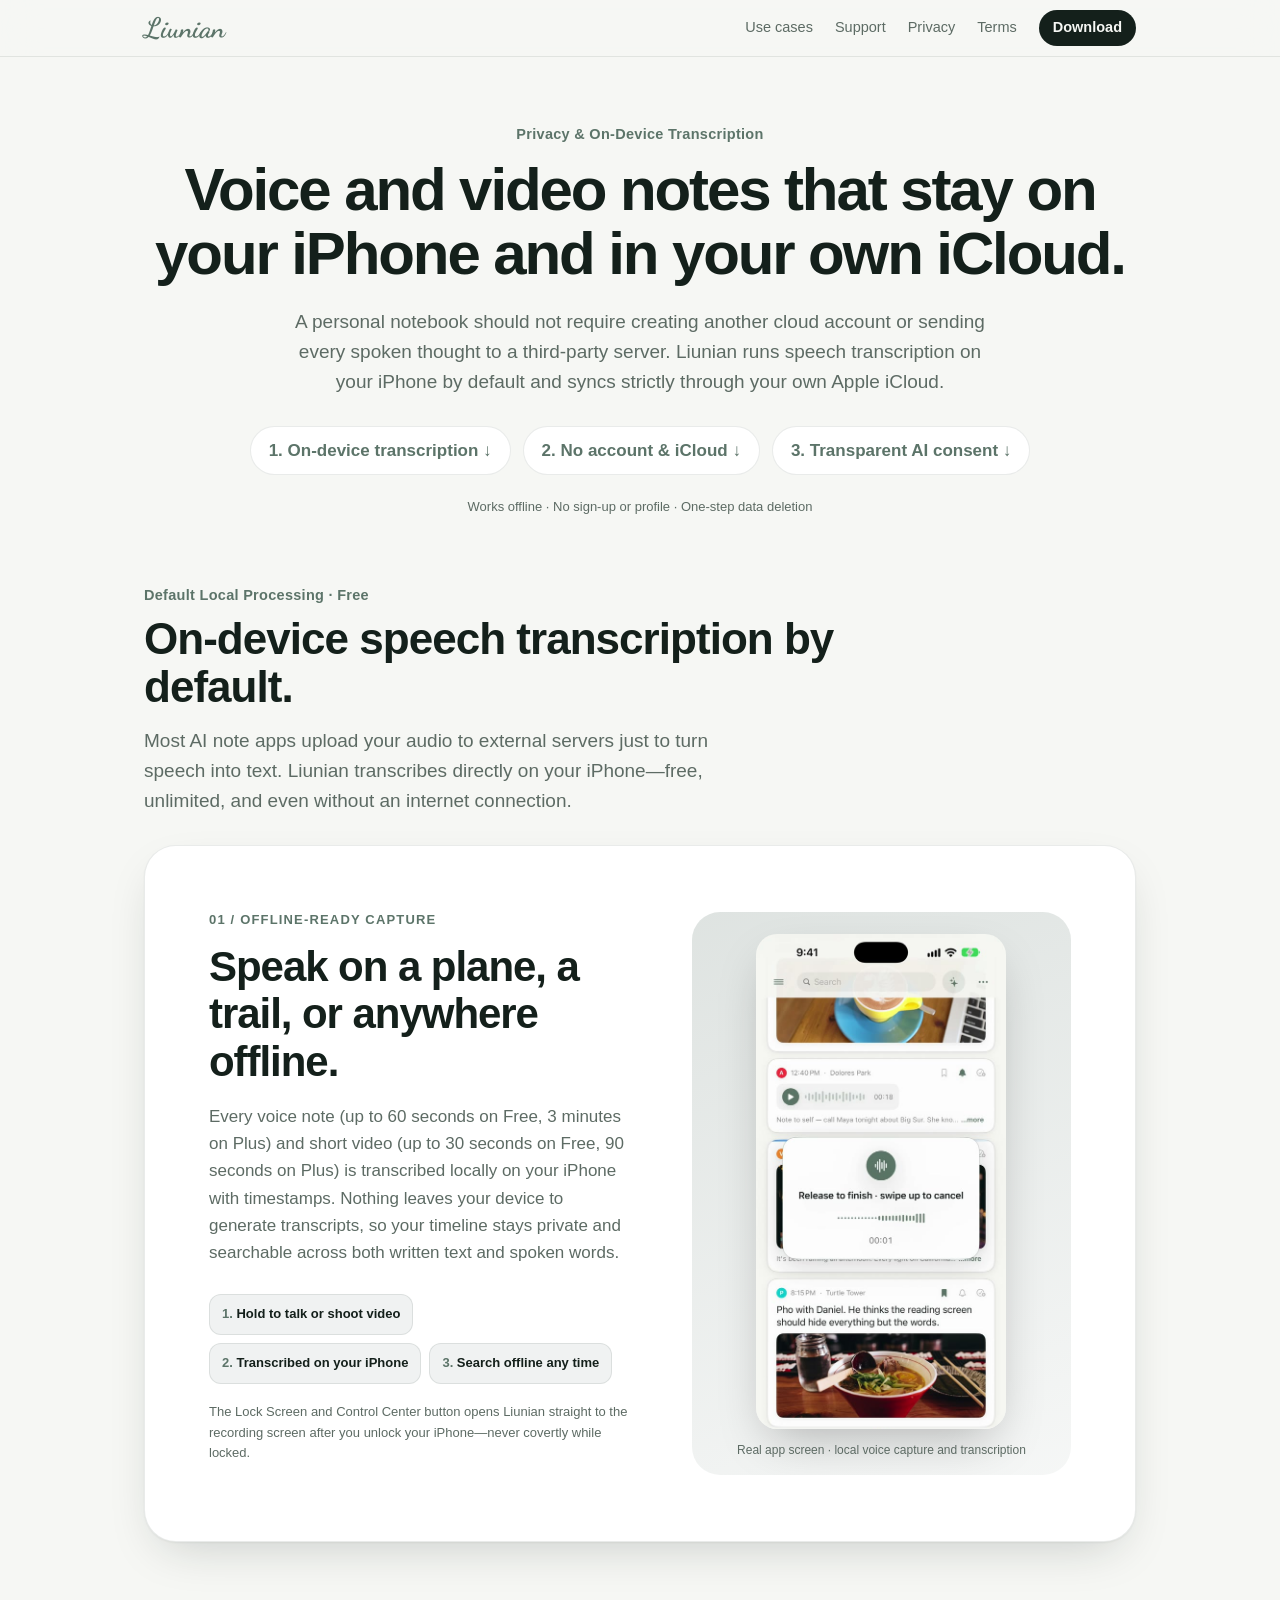
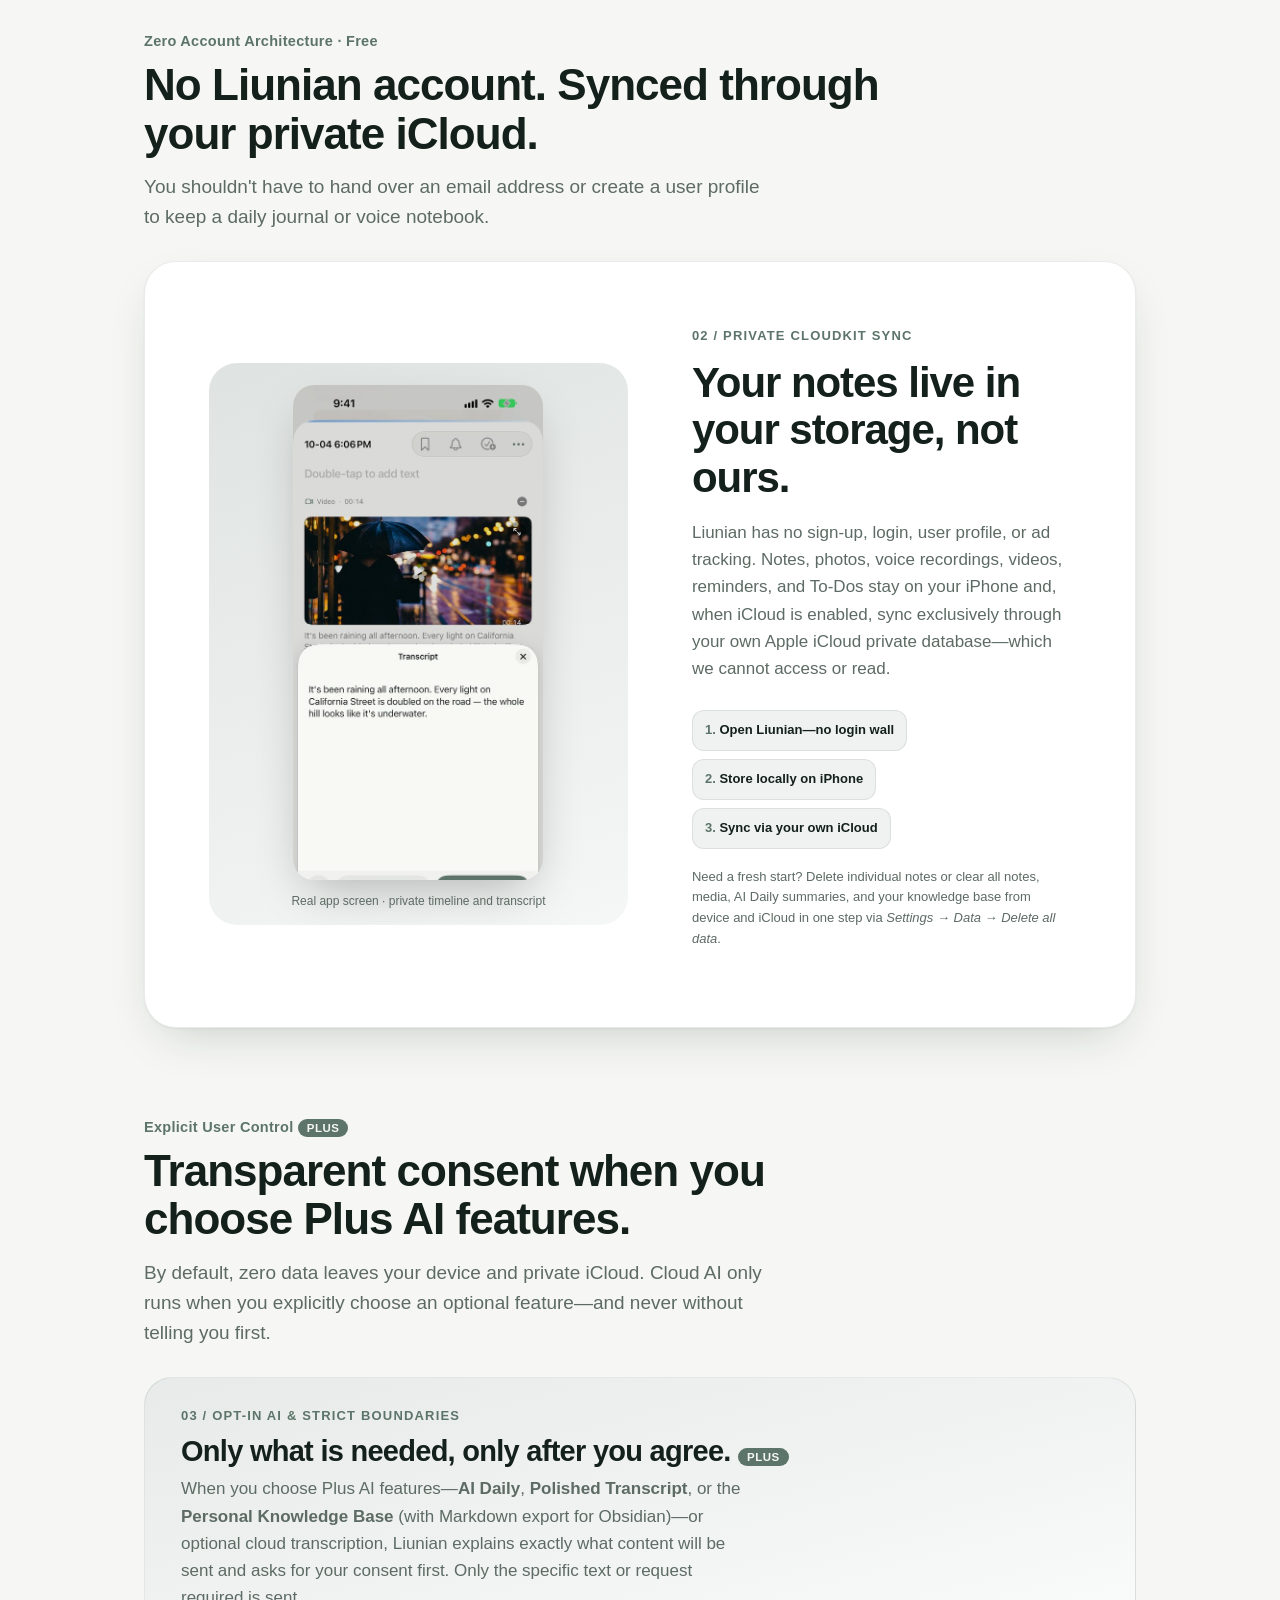
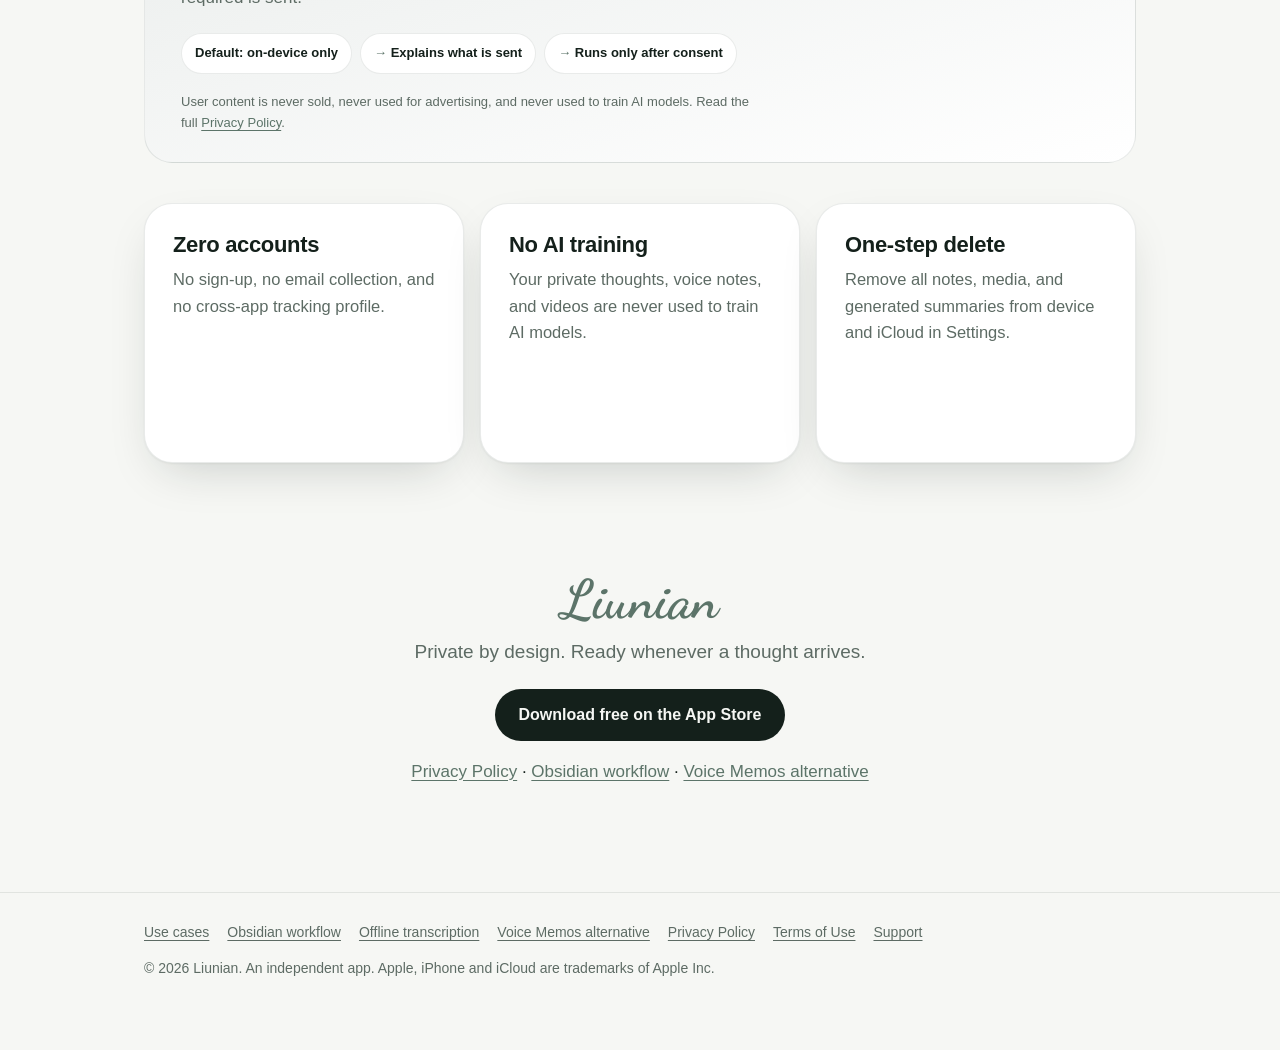
<file: workflows/private-offline-transcription/index.html>
<!doctype html>
<html lang="en">
<head>
<meta charset="utf-8">
<meta name="viewport" content="width=device-width, initial-scale=1">
<title>Private Offline Voice &amp; Video Notes for iPhone – No Account, On-Device Transcription | Liunian</title>
<meta name="description" content="Record private voice, photo, video and text notes on iPhone with default on-device speech transcription and personal iCloud sync. No Liunian account, no ads, and no AI training on your notes.">
<meta name="theme-color" content="#5C7469">
<link rel="icon" href="/img/icon-180.png">
<link rel="apple-touch-icon" href="/img/icon-180.png">
<link rel="canonical" href="https://liunianai.com/workflows/private-offline-transcription/">
<link rel="alternate" type="text/plain" href="/llms.txt" title="LLM Context">
<meta property="og:type" content="website">
<meta property="og:site_name" content="Liunian">
<meta property="og:locale" content="en_US">
<meta property="og:url" content="https://liunianai.com/workflows/private-offline-transcription/">
<meta property="og:title" content="Private Offline Voice &amp; Video Notes for iPhone – No Account, On-Device Transcription | Liunian">
<meta property="og:description" content="Record private voice, photo, video and text notes on iPhone with default on-device speech transcription and personal iCloud sync. No Liunian account, no ads, and no AI training on your notes.">
<meta property="og:image" content="https://liunianai.com/img/og-cover.jpg">
<meta property="og:image:width" content="1200">
<meta property="og:image:height" content="630">
<meta property="og:image:alt" content="Liunian – Private voice, photo, video and text notes for iPhone">
<meta name="twitter:card" content="summary_large_image">
<meta name="twitter:title" content="Private Offline Voice &amp; Video Notes for iPhone – No Account, On-Device Transcription | Liunian">
<meta name="twitter:description" content="Record private voice, photo, video and text notes on iPhone with default on-device speech transcription and personal iCloud sync. No Liunian account, no ads, and no AI training on your notes.">
<meta name="twitter:image" content="https://liunianai.com/img/og-cover.jpg">
<meta name="apple-itunes-app" content="app-id=6816302206">
<script type="application/ld+json">{"@context": "https://schema.org", "@graph": [{"@type": "BreadcrumbList", "itemListElement": [{"@type": "ListItem", "position": 1, "name": "Liunian", "item": "https://liunianai.com/"}, {"@type": "ListItem", "position": 2, "name": "Use cases", "item": "https://liunianai.com/use-cases/"}, {"@type": "ListItem", "position": 3, "name": "Private Offline Voice & Video Notes for iPhone – No Account, On-Device Transcription | Liunian", "item": "https://liunianai.com/workflows/private-offline-transcription/"}]}, {"@type": "WebPage", "name": "Private Offline Voice & Video Notes for iPhone – No Account, On-Device Transcription | Liunian", "description": "Record private voice, photo, video and text notes on iPhone with default on-device speech transcription and personal iCloud sync. No Liunian account, no ads, and no AI training on your notes.", "url": "https://liunianai.com/workflows/private-offline-transcription/"}]}</script>
<link rel="stylesheet" href="/style.css?v=f424e36e">
</head>
<body id="top">
<header class="site"><div class="wrap"><a class="brand" href="/">Liunian</a>
<nav><a class="site-uses" href="/use-cases/">Use cases</a><a href="/support/">Support</a><a href="/privacy/">Privacy</a><a href="/terms/">Terms</a><a class="pill" href="https://apps.apple.com/us/app/liunian-voice-video-notes/id6816302206">Download</a></nav></div></header>


<main class="scenes">
  <div class="scenes-hero wrap">
    <div class="kicker">Privacy &amp; On-Device Transcription</div>
    <h1>Voice and video notes that stay on your iPhone and in your own iCloud.</h1>
    <p class="sub">A personal notebook should not require creating another cloud account or sending every spoken thought to a third-party server. Liunian runs speech transcription on your iPhone by default and syncs strictly through your own Apple iCloud.</p>
    <div class="scenes-jumps"><a href="#on-device">1. On-device transcription ↓</a><a href="#icloud">2. No account &amp; iCloud ↓</a><a href="#consent">3. Transparent AI consent ↓</a></div>
    <p class="scenes-quick">Works offline · No sign-up or profile · One-step data deletion</p>
  </div>

  <section id="on-device" class="scenes-group wrap">
    <div class="scenes-intro reveal">
      <div class="kicker">Default Local Processing · Free</div>
      <h2>On-device speech transcription by default.</h2>
      <p class="sub">Most AI note apps upload your audio to external servers just to turn speech into text. Liunian transcribes directly on your iPhone—free, unlimited, and even without an internet connection.</p>
    </div>

    <div class="scene-row reveal">
      <div class="scene-copy">
        <span class="scene-number">01 / Offline-ready capture</span>
        <h3>Speak on a plane, a trail, or anywhere offline.</h3>
        <p>Every voice note (up to 60 seconds on Free, 3 minutes on Plus) and short video (up to 30 seconds on Free, 90 seconds on Plus) is transcribed locally on your iPhone with timestamps. Nothing leaves your device to generate transcripts, so your timeline stays private and searchable across both written text and spoken words.</p>
        <ol class="scene-steps"><li>Hold to talk or shoot video</li><li>Transcribed on your iPhone</li><li>Search offline any time</li></ol>
        <p class="scene-note">The Lock Screen and Control Center button opens Liunian straight to the recording screen after you unlock your iPhone—never covertly while locked.</p>
      </div>
      <figure class="scene-media"><img src="/img/voice.jpg" alt="Liunian recording a voice note locally on iPhone with on-device transcription" width="520" height="1130" loading="lazy"><figcaption>Real app screen · local voice capture and transcription</figcaption></figure>
    </div>
  </section>

  <section id="icloud" class="scenes-group wrap">
    <div class="scenes-intro reveal">
      <div class="kicker">Zero Account Architecture · Free</div>
      <h2>No Liunian account. Synced through your private iCloud.</h2>
      <p class="sub">You shouldn't have to hand over an email address or create a user profile to keep a daily journal or voice notebook.</p>
    </div>

    <div class="scene-row scene-reverse reveal">
      <div class="scene-copy">
        <span class="scene-number">02 / Private CloudKit sync</span>
        <h3>Your notes live in your storage, not ours.</h3>
        <p>Liunian has no sign-up, login, user profile, or ad tracking. Notes, photos, voice recordings, videos, reminders, and To-Dos stay on your iPhone and, when iCloud is enabled, sync exclusively through your own Apple iCloud private database—which we cannot access or read.</p>
        <ol class="scene-steps"><li>Open Liunian—no login wall</li><li>Store locally on iPhone</li><li>Sync via your own iCloud</li></ol>
        <p class="scene-note">Need a fresh start? Delete individual notes or clear all notes, media, AI Daily summaries, and your knowledge base from device and iCloud in one step via <em>Settings → Data → Delete all data</em>.</p>
      </div>
      <figure class="scene-media"><img src="/img/transcript.jpg" alt="Private video note with timestamped transcript stored locally and synced through personal iCloud" width="520" height="1130" loading="lazy"><figcaption>Real app screen · private timeline and transcript</figcaption></figure>
    </div>
  </section>

  <section id="consent" class="scenes-group wrap">
    <div class="scenes-intro reveal">
      <div class="kicker">Explicit User Control <span class="badge-plus">Plus</span></div>
      <h2>Transparent consent when you choose Plus AI features.</h2>
      <p class="sub">By default, zero data leaves your device and private iCloud. Cloud AI only runs when you explicitly choose an optional feature—and never without telling you first.</p>
    </div>

    <div class="scene-aside scene-aside-text reveal">
      <div>
        <span class="scene-number">03 / Opt-in AI &amp; strict boundaries</span>
        <h3>Only what is needed, only after you agree. <span class="badge-plus">Plus</span></h3>
        <p>When you choose Plus AI features—<strong>AI Daily</strong>, <strong>Polished Transcript</strong>, or the <strong>Personal Knowledge Base</strong> (with Markdown export for Obsidian)—or optional cloud transcription, Liunian explains exactly what content will be sent and asks for your consent first. Only the specific text or request required is sent.</p>
        <div class="scene-flow" aria-label="Default on-device, explain what is sent, explicit user consent"><span>Default: on-device only</span><span>Explains what is sent</span><span>Runs only after consent</span></div>
        <p class="scene-note">User content is never sold, never used for advertising, and never used to train AI models. Read the full <a href="/privacy/">Privacy Policy</a>.</p>
      </div>
    </div>

    <div class="bento">
      <div class="tile w2 reveal"><h3>Zero accounts</h3><p>No sign-up, no email collection, and no cross-app tracking profile.</p></div>
      <div class="tile w2 reveal"><h3>No AI training</h3><p>Your private thoughts, voice notes, and videos are never used to train AI models.</p></div>
      <div class="tile w2 reveal"><h3>One-step delete</h3><p>Remove all notes, media, and generated summaries from device and iCloud in Settings.</p></div>
    </div>
  </section>

  <div class="wrap closing reveal">
    <div class="wordmark-sm">Liunian</div>
    <p class="sub" style="margin:10px auto 22px">Private by design. Ready whenever a thought arrives.</p>
    <a class="cta" href="https://apps.apple.com/us/app/liunian-voice-video-notes/id6816302206">Download free on the App Store</a>
    <p><a href="/privacy/">Privacy Policy</a> · <a href="/workflows/voice-notes-to-obsidian/">Obsidian workflow</a> · <a href="/workflows/apple-voice-memos-alternative/">Voice Memos alternative</a></p>
  </div>
</main>

<script src="/site.js?v=5a19f0c8" defer></script>
<footer><div class="wrap"><a href="/use-cases/">Use cases</a><a href="/workflows/voice-notes-to-obsidian/">Obsidian workflow</a><a href="/workflows/private-offline-transcription/">Offline transcription</a><a href="/workflows/apple-voice-memos-alternative/">Voice Memos alternative</a><a href="/privacy/">Privacy Policy</a><a href="/terms/">Terms of Use</a><a href="/support/">Support</a>
<p>&copy; 2026 Liunian. An independent app. Apple, iPhone and iCloud are trademarks of Apple Inc.</p></div></footer>
</body>
</html>
</file>
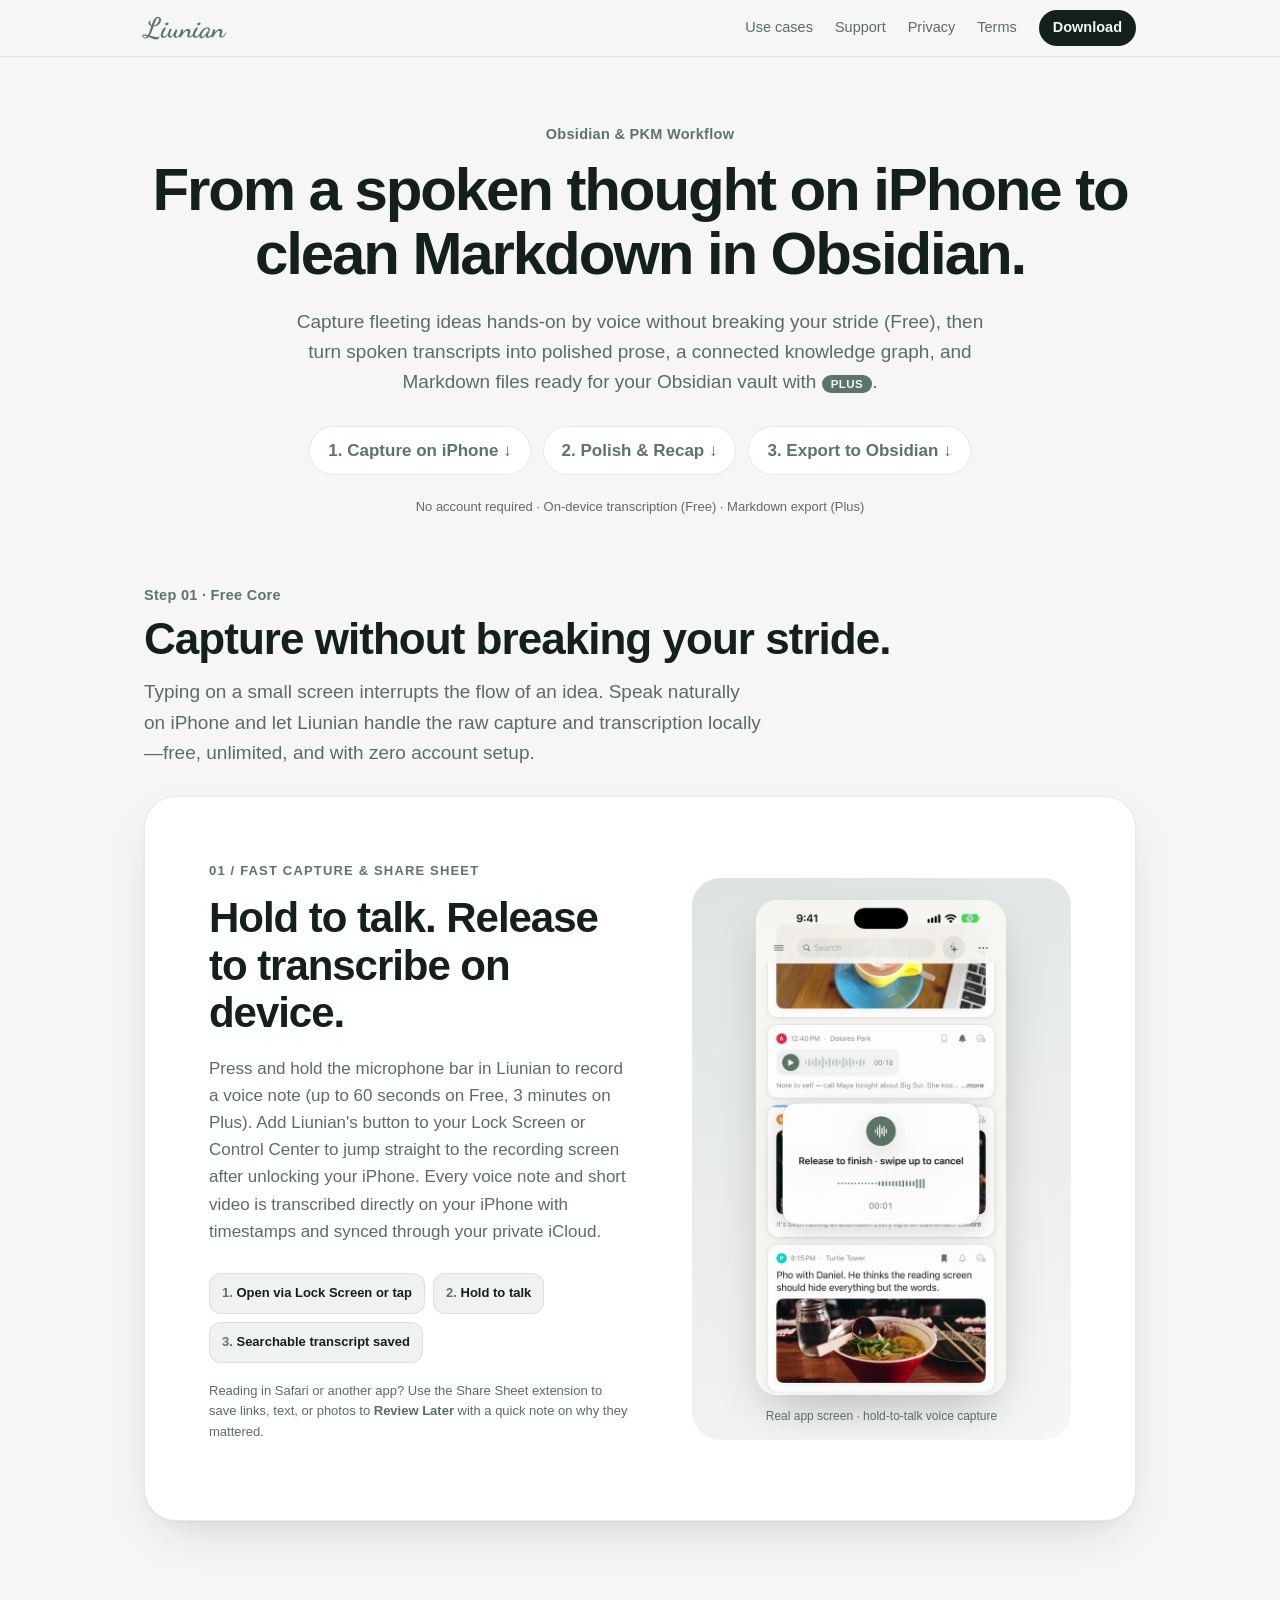
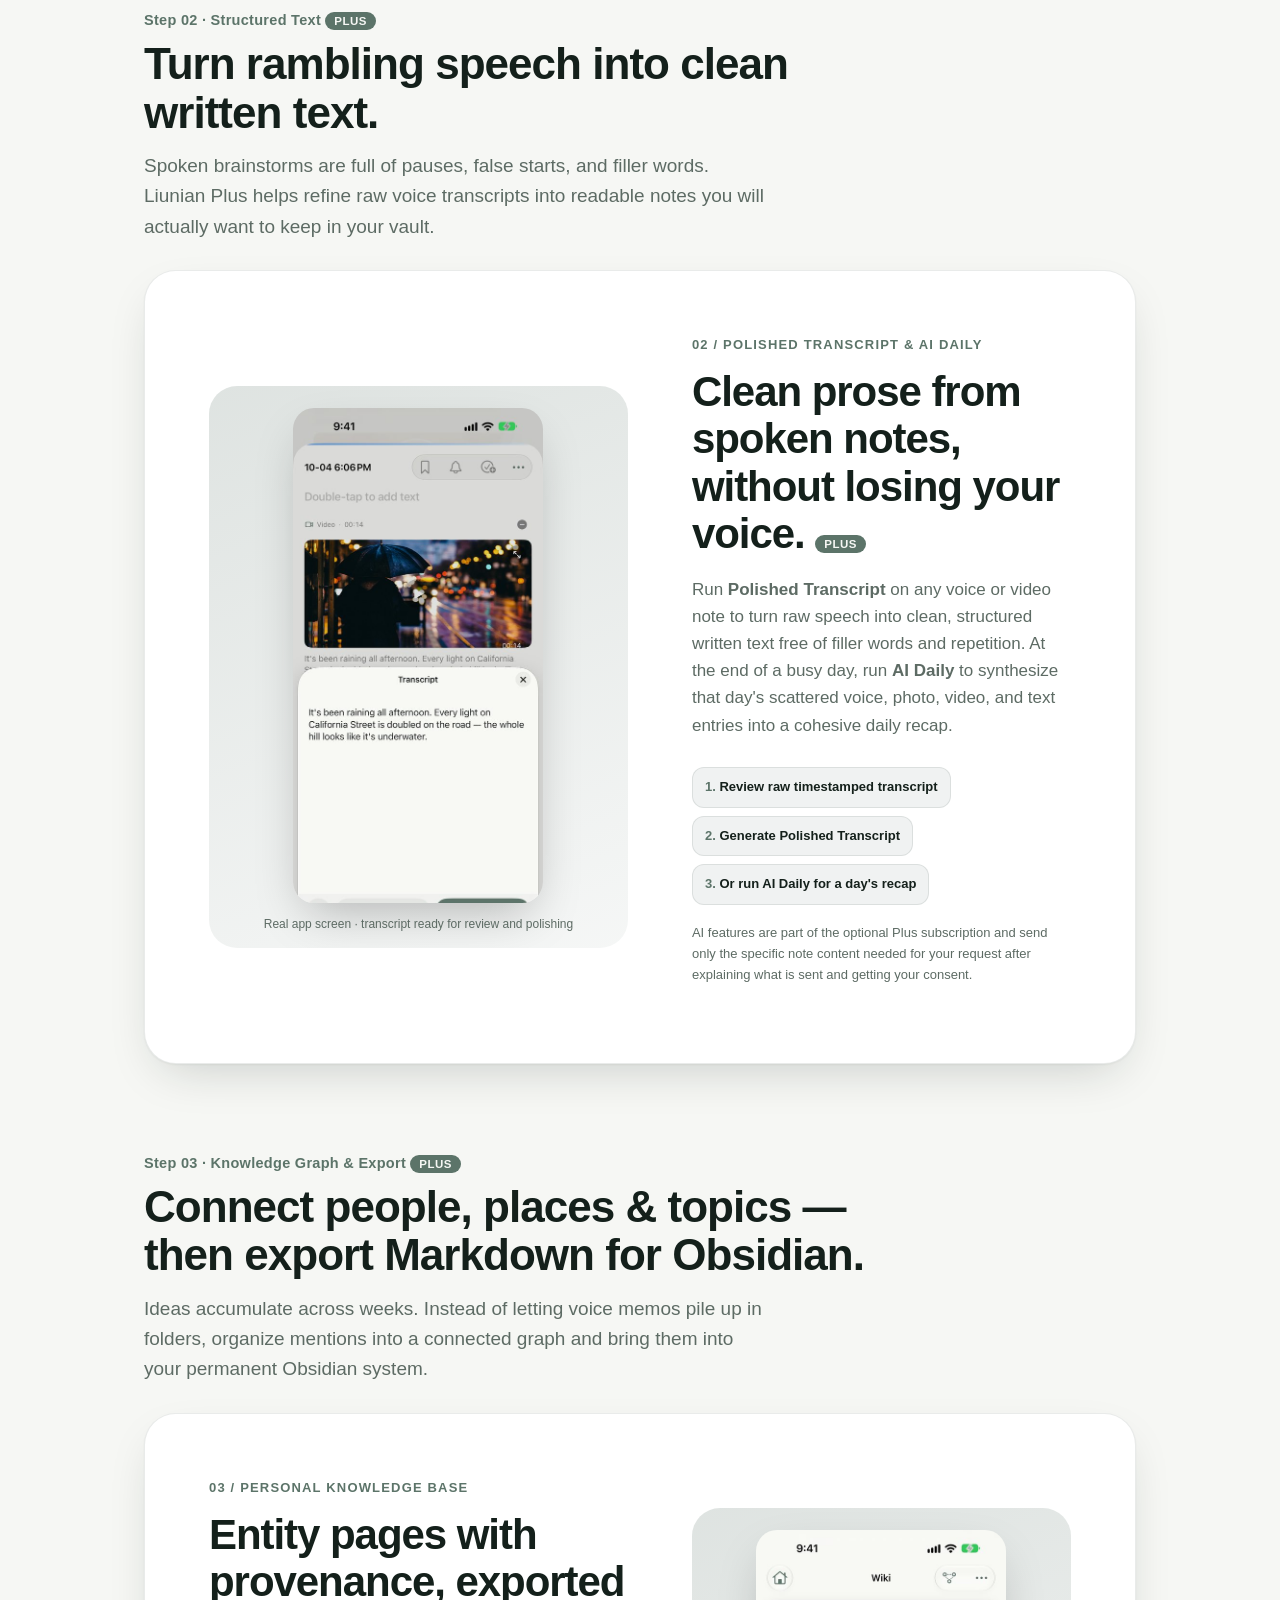
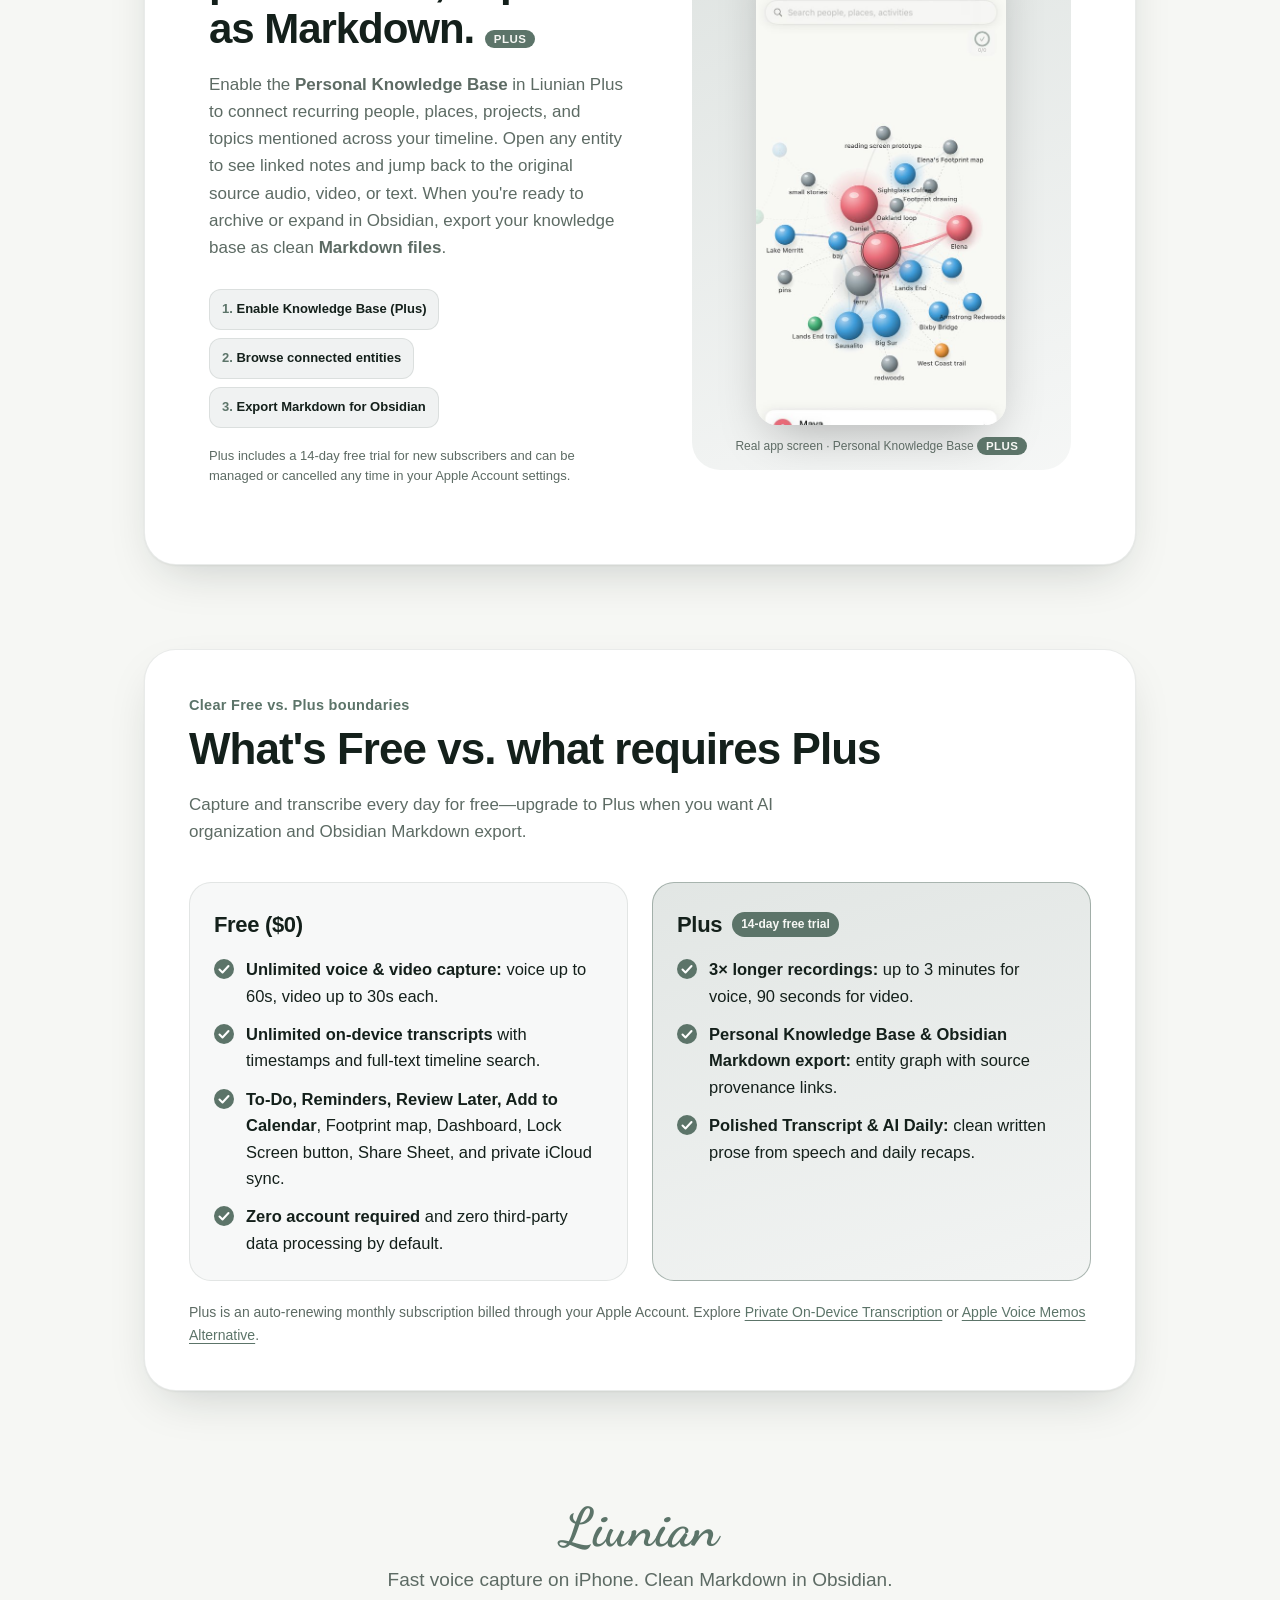
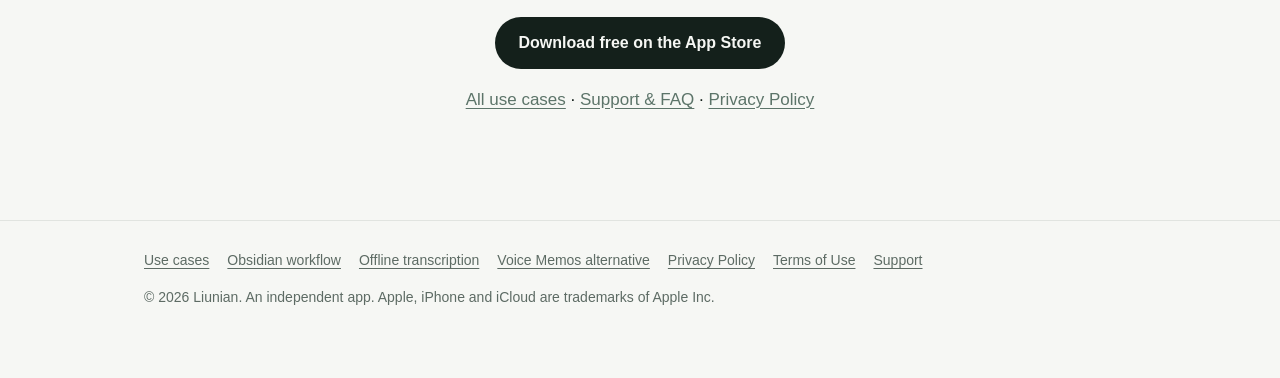
<file: workflows/voice-notes-to-obsidian/index.html>
<!doctype html>
<html lang="en">
<head>
<meta charset="utf-8">
<meta name="viewport" content="width=device-width, initial-scale=1">
<title>Voice Notes to Obsidian on iPhone – On-Device Transcripts &amp; Markdown Export | Liunian</title>
<meta name="description" content="Capture fleeting ideas by voice on iPhone with free on-device transcription, then use Liunian Plus to polish spoken transcripts, link people and topics in a personal knowledge base, and export Markdown for Obsidian.">
<meta name="theme-color" content="#5C7469">
<link rel="icon" href="/img/icon-180.png">
<link rel="apple-touch-icon" href="/img/icon-180.png">
<link rel="canonical" href="https://liunianai.com/workflows/voice-notes-to-obsidian/">
<link rel="alternate" type="text/plain" href="/llms.txt" title="LLM Context">
<meta property="og:type" content="website">
<meta property="og:site_name" content="Liunian">
<meta property="og:locale" content="en_US">
<meta property="og:url" content="https://liunianai.com/workflows/voice-notes-to-obsidian/">
<meta property="og:title" content="Voice Notes to Obsidian on iPhone – On-Device Transcripts &amp; Markdown Export | Liunian">
<meta property="og:description" content="Capture fleeting ideas by voice on iPhone with free on-device transcription, then use Liunian Plus to polish spoken transcripts, link people and topics in a personal knowledge base, and export Markdown for Obsidian.">
<meta property="og:image" content="https://liunianai.com/img/og-cover.jpg">
<meta property="og:image:width" content="1200">
<meta property="og:image:height" content="630">
<meta property="og:image:alt" content="Liunian – Private voice, photo, video and text notes for iPhone">
<meta name="twitter:card" content="summary_large_image">
<meta name="twitter:title" content="Voice Notes to Obsidian on iPhone – On-Device Transcripts &amp; Markdown Export | Liunian">
<meta name="twitter:description" content="Capture fleeting ideas by voice on iPhone with free on-device transcription, then use Liunian Plus to polish spoken transcripts, link people and topics in a personal knowledge base, and export Markdown for Obsidian.">
<meta name="twitter:image" content="https://liunianai.com/img/og-cover.jpg">
<meta name="apple-itunes-app" content="app-id=6816302206">
<script type="application/ld+json">{"@context": "https://schema.org", "@graph": [{"@type": "BreadcrumbList", "itemListElement": [{"@type": "ListItem", "position": 1, "name": "Liunian", "item": "https://liunianai.com/"}, {"@type": "ListItem", "position": 2, "name": "Use cases", "item": "https://liunianai.com/use-cases/"}, {"@type": "ListItem", "position": 3, "name": "Voice Notes to Obsidian on iPhone – On-Device Transcripts & Markdown Export | Liunian", "item": "https://liunianai.com/workflows/voice-notes-to-obsidian/"}]}, {"@type": "WebPage", "name": "Voice Notes to Obsidian on iPhone – On-Device Transcripts & Markdown Export | Liunian", "description": "Capture fleeting ideas by voice on iPhone with free on-device transcription, then use Liunian Plus to polish spoken transcripts, link people and topics in a personal knowledge base, and export Markdown for Obsidian.", "url": "https://liunianai.com/workflows/voice-notes-to-obsidian/"}]}</script>
<link rel="stylesheet" href="/style.css?v=f424e36e">
</head>
<body id="top">
<header class="site"><div class="wrap"><a class="brand" href="/">Liunian</a>
<nav><a class="site-uses" href="/use-cases/">Use cases</a><a href="/support/">Support</a><a href="/privacy/">Privacy</a><a href="/terms/">Terms</a><a class="pill" href="https://apps.apple.com/us/app/liunian-voice-video-notes/id6816302206">Download</a></nav></div></header>


<main class="scenes">
  <div class="scenes-hero wrap">
    <div class="kicker">Obsidian &amp; PKM Workflow</div>
    <h1>From a spoken thought on iPhone to clean Markdown in Obsidian.</h1>
    <p class="sub">Capture fleeting ideas hands-on by voice without breaking your stride (Free), then turn spoken transcripts into polished prose, a connected knowledge graph, and Markdown files ready for your Obsidian vault with <span class="badge-plus">Plus</span>.</p>
    <div class="scenes-jumps"><a href="#capture">1. Capture on iPhone ↓</a><a href="#polish">2. Polish &amp; Recap ↓</a><a href="#obsidian">3. Export to Obsidian ↓</a></div>
    <p class="scenes-quick">No account required · On-device transcription (Free) · Markdown export (Plus)</p>
  </div>

  <section id="capture" class="scenes-group wrap">
    <div class="scenes-intro reveal">
      <div class="kicker">Step 01 · Free Core</div>
      <h2>Capture without breaking your stride.</h2>
      <p class="sub">Typing on a small screen interrupts the flow of an idea. Speak naturally on iPhone and let Liunian handle the raw capture and transcription locally—free, unlimited, and with zero account setup.</p>
    </div>

    <div class="scene-row reveal">
      <div class="scene-copy">
        <span class="scene-number">01 / Fast capture &amp; Share Sheet</span>
        <h3>Hold to talk. Release to transcribe on device.</h3>
        <p>Press and hold the microphone bar in Liunian to record a voice note (up to 60 seconds on Free, 3 minutes on Plus). Add Liunian's button to your Lock Screen or Control Center to jump straight to the recording screen after unlocking your iPhone. Every voice note and short video is transcribed directly on your iPhone with timestamps and synced through your private iCloud.</p>
        <ol class="scene-steps"><li>Open via Lock Screen or tap</li><li>Hold to talk</li><li>Searchable transcript saved</li></ol>
        <p class="scene-note">Reading in Safari or another app? Use the Share Sheet extension to save links, text, or photos to <strong>Review Later</strong> with a quick note on why they mattered.</p>
      </div>
      <figure class="scene-media"><img src="/img/voice.jpg" alt="Liunian recording a quick voice note on iPhone over the daily timeline" width="520" height="1130" loading="lazy"><figcaption>Real app screen · hold-to-talk voice capture</figcaption></figure>
    </div>
  </section>

  <section id="polish" class="scenes-group wrap">
    <div class="scenes-intro reveal">
      <div class="kicker">Step 02 · Structured Text <span class="badge-plus">Plus</span></div>
      <h2>Turn rambling speech into clean written text.</h2>
      <p class="sub">Spoken brainstorms are full of pauses, false starts, and filler words. Liunian Plus helps refine raw voice transcripts into readable notes you will actually want to keep in your vault.</p>
    </div>

    <div class="scene-row scene-reverse reveal">
      <div class="scene-copy">
        <span class="scene-number">02 / Polished Transcript &amp; AI Daily</span>
        <h3>Clean prose from spoken notes, without losing your voice. <span class="badge-plus">Plus</span></h3>
        <p>Run <strong>Polished Transcript</strong> on any voice or video note to turn raw speech into clean, structured written text free of filler words and repetition. At the end of a busy day, run <strong>AI Daily</strong> to synthesize that day's scattered voice, photo, video, and text entries into a cohesive daily recap.</p>
        <ol class="scene-steps"><li>Review raw timestamped transcript</li><li>Generate Polished Transcript</li><li>Or run AI Daily for a day's recap</li></ol>
        <p class="scene-note">AI features are part of the optional Plus subscription and send only the specific note content needed for your request after explaining what is sent and getting your consent.</p>
      </div>
      <figure class="scene-media"><img src="/img/transcript.jpg" alt="A recorded note in Liunian showing spoken text turned into a searchable transcript" width="520" height="1130" loading="lazy"><figcaption>Real app screen · transcript ready for review and polishing</figcaption></figure>
    </div>
  </section>

  <section id="obsidian" class="scenes-group wrap">
    <div class="scenes-intro reveal">
      <div class="kicker">Step 03 · Knowledge Graph &amp; Export <span class="badge-plus">Plus</span></div>
      <h2>Connect people, places &amp; topics — then export Markdown for Obsidian.</h2>
      <p class="sub">Ideas accumulate across weeks. Instead of letting voice memos pile up in folders, organize mentions into a connected graph and bring them into your permanent Obsidian system.</p>
    </div>

    <div class="scene-row reveal">
      <div class="scene-copy">
        <span class="scene-number">03 / Personal Knowledge Base</span>
        <h3>Entity pages with provenance, exported as Markdown. <span class="badge-plus">Plus</span></h3>
        <p>Enable the <strong>Personal Knowledge Base</strong> in Liunian Plus to connect recurring people, places, projects, and topics mentioned across your timeline. Open any entity to see linked notes and jump back to the original source audio, video, or text. When you're ready to archive or expand in Obsidian, export your knowledge base as clean <strong>Markdown files</strong>.</p>
        <ol class="scene-steps"><li>Enable Knowledge Base (Plus)</li><li>Browse connected entities</li><li>Export Markdown for Obsidian</li></ol>
        <p class="scene-note">Plus includes a 14-day free trial for new subscribers and can be managed or cancelled any time in your Apple Account settings.</p>
      </div>
      <figure class="scene-media"><img src="/img/w-wiki.jpg" alt="Liunian Personal Knowledge Base graph showing connected people, places, and topics ready for Markdown export" width="520" height="1130" loading="lazy"><figcaption>Real app screen · Personal Knowledge Base <span class="badge-plus">Plus</span></figcaption></figure>
    </div>

    <div class="plus plans reveal">
      <div class="plans-head">
        <div class="kicker">Clear Free vs. Plus boundaries</div>
        <h2>What's Free vs. what requires Plus</h2>
        <p class="sub" style="font-size:17px">Capture and transcribe every day for free—upgrade to Plus when you want AI organization and Obsidian Markdown export.</p>
      </div>
      <div class="plan">
        <h3>Free ($0)</h3>
        <ul>
          <li><span><strong>Unlimited voice &amp; video capture:</strong> voice up to 60s, video up to 30s each.</span></li>
          <li><span><strong>Unlimited on-device transcripts</strong> with timestamps and full-text timeline search.</span></li>
          <li><span><strong>To-Do, Reminders, Review Later, Add to Calendar</strong>, Footprint map, Dashboard, Lock Screen button, Share Sheet, and private iCloud sync.</span></li>
          <li><span><strong>Zero account required</strong> and zero third-party data processing by default.</span></li>
        </ul>
      </div>
      <div class="plan featured">
        <h3>Plus <span class="badge-plus">14-day free trial</span></h3>
        <ul>
          <li><span><strong>3× longer recordings:</strong> up to 3 minutes for voice, 90 seconds for video.</span></li>
          <li><span><strong>Personal Knowledge Base &amp; Obsidian Markdown export:</strong> entity graph with source provenance links.</span></li>
          <li><span><strong>Polished Transcript &amp; AI Daily:</strong> clean written prose from speech and daily recaps.</span></li>
        </ul>
      </div>
      <p class="fine plans-fine">Plus is an auto-renewing monthly subscription billed through your Apple Account. Explore <a href="/workflows/private-offline-transcription/">Private On-Device Transcription</a> or <a href="/workflows/apple-voice-memos-alternative/">Apple Voice Memos Alternative</a>.</p>
    </div>
  </section>

  <div class="wrap closing reveal">
    <div class="wordmark-sm">Liunian</div>
    <p class="sub" style="margin:10px auto 22px">Fast voice capture on iPhone. Clean Markdown in Obsidian.</p>
    <a class="cta" href="https://apps.apple.com/us/app/liunian-voice-video-notes/id6816302206">Download free on the App Store</a>
    <p><a href="/use-cases/">All use cases</a> · <a href="/support/">Support &amp; FAQ</a> · <a href="/privacy/">Privacy Policy</a></p>
  </div>
</main>

<script src="/site.js?v=5a19f0c8" defer></script>
<footer><div class="wrap"><a href="/use-cases/">Use cases</a><a href="/workflows/voice-notes-to-obsidian/">Obsidian workflow</a><a href="/workflows/private-offline-transcription/">Offline transcription</a><a href="/workflows/apple-voice-memos-alternative/">Voice Memos alternative</a><a href="/privacy/">Privacy Policy</a><a href="/terms/">Terms of Use</a><a href="/support/">Support</a>
<p>&copy; 2026 Liunian. An independent app. Apple, iPhone and iCloud are trademarks of Apple Inc.</p></div></footer>
</body>
</html>
</file>
<file: style.css>
@font-face { font-family: "Dancing Script"; src: url("/fonts/DancingScript.ttf") format("truetype"); font-weight: 400 700; font-display: swap; }
:root {
  --sage: #5C7469; --sage-2: #7d968a; --ink: #14201b; --muted: #5d6b64; --bg: #f6f7f4; --card: #ffffff; --line: rgba(20,32,27,.09);
  --glow: rgba(92,116,105,.28); --nav: rgba(246,247,244,.72); --shadow: 0 1px 2px rgba(20,32,27,.05), 0 18px 50px -18px rgba(20,32,27,.22);
}
@media (prefers-color-scheme: dark) { :root {
  --sage: #B4C7BB; --sage-2: #8aa497; --ink: #eef3ef; --muted: #9aa9a1; --bg: #0e1311; --card: #171e1b; --line: rgba(238,243,239,.09);
  --glow: rgba(120,160,140,.22); --nav: rgba(14,19,17,.72); --shadow: 0 1px 2px rgba(0,0,0,.3), 0 18px 50px -18px rgba(0,0,0,.7);
} }
* { box-sizing: border-box; }
html { -webkit-text-size-adjust: 100%; scroll-behavior: smooth; }
body { margin: 0; background: var(--bg); color: var(--ink); font: 17px/1.6 -apple-system, BlinkMacSystemFont, "SF Pro Text", "Segoe UI", "PingFang SC", "Noto Sans SC", sans-serif; -webkit-font-smoothing: antialiased; overflow-x: hidden; }
a { color: var(--sage); text-underline-offset: 3px; }
.wrap { max-width: 1040px; margin: 0 auto; padding: 0 24px; }
.narrow { max-width: 720px; }

/* navigation */
header.site { position: sticky; top: 0; z-index: 10; backdrop-filter: saturate(180%) blur(18px); -webkit-backdrop-filter: saturate(180%) blur(18px); background: var(--nav); border-bottom: 1px solid var(--line); }
header.site .wrap { display: flex; align-items: center; justify-content: space-between; height: 56px; }
.brand { font: 700 28px/1 "Dancing Script", cursive; color: var(--sage); text-decoration: none; }
nav { display: flex; align-items: center; gap: 22px; }
nav a { color: var(--muted); text-decoration: none; font-size: 14.5px; }
nav a:hover { color: var(--ink); }
nav .pill { color: var(--bg); background: var(--ink); padding: 6px 14px; border-radius: 999px; font-weight: 600; }
nav .pill:hover { color: var(--bg); opacity: .85; }

/* hero */
.hero { position: relative; text-align: center; padding: 72px 0 0; isolation: isolate; }
.hero::before { content: ""; position: absolute; inset: -80px -10% auto; height: 640px; z-index: -1; background: radial-gradient(60% 55% at 50% 30%, var(--glow), transparent 70%); }
.eyebrow { display: inline-flex; align-items: center; gap: 8px; font-size: 13.5px; color: var(--muted); border: 1px solid var(--line); border-radius: 999px; padding: 5px 14px; background: var(--card); }
.eyebrow i { width: 7px; height: 7px; border-radius: 50%; background: var(--sage); display: block; }
.wordmark { display: block; width: min(440px, 78vw); height: auto; margin: 26px auto 8px; overflow: visible; }
.wordmark path { fill: var(--sage); fill-opacity: 0; stroke: var(--sage); stroke-width: 1.3; stroke-linecap: round; stroke-linejoin: round; stroke-dasharray: 1; stroke-dashoffset: 1;
  animation: write .85s cubic-bezier(.5,0,.3,1) forwards, fill .5s ease forwards; animation-delay: calc(var(--i) * .16s + .15s), calc(var(--i) * .16s + .6s); }
@keyframes write { to { stroke-dashoffset: 0; } }
@keyframes fill { to { fill-opacity: 1; stroke-opacity: 0; } }
.hero h1 { font-size: clamp(34px, 5.6vw, 60px); line-height: 1.08; letter-spacing: -.025em; font-weight: 700; margin: 10px auto 0; max-width: 780px; }
.hero p.lead { font-size: clamp(18px, 2.2vw, 21px); color: var(--muted); max-width: 590px; margin: 18px auto 28px; }
.cta { display: inline-flex; align-items: center; gap: 10px; padding: 13px 24px; border-radius: 999px; background: var(--ink); color: var(--bg); font-weight: 600; text-decoration: none; font-size: 16px; }
.cta.soft { background: var(--card); color: var(--muted); border: 1px solid var(--line); cursor: default; }
.stage { display: flex; justify-content: center; align-items: flex-end; gap: clamp(10px, 3vw, 34px); margin-top: 56px; padding: 0 12px; }
.phone { position: relative; flex: none; border-radius: 40px; padding: 8px; background: linear-gradient(160deg, #2b3631, #0f1513); box-shadow: var(--shadow); width: clamp(150px, 27vw, 270px); }
.phone img { display: block; width: 100%; height: auto; border-radius: 33px; }
.phone.side { width: clamp(120px, 21vw, 220px); opacity: .98; transform: translateY(26px); }
.stage .fade { position: absolute; left: 0; right: 0; height: 160px; margin-top: -160px; background: linear-gradient(to bottom, transparent, var(--bg)); pointer-events: none; }
.stage-wrap { position: relative; overflow: hidden; height: clamp(300px, 52vw, 560px); }

/* sections */
section { padding: 84px 0 0; }
.kicker { color: var(--sage); font-weight: 600; font-size: 14.5px; letter-spacing: .02em; }
h2 { font-size: clamp(28px, 4.2vw, 44px); line-height: 1.1; letter-spacing: -.022em; margin: 8px 0 14px; font-weight: 700; }
.sub { color: var(--muted); font-size: 19px; max-width: 620px; }
.bento { display: grid; grid-template-columns: repeat(6, 1fr); gap: 16px; margin-top: 40px; }
.tile { position: relative; overflow: hidden; background: var(--card); border: 1px solid var(--line); border-radius: 28px; padding: 28px; box-shadow: var(--shadow); min-height: 260px; display: flex; flex-direction: column; }
.tile h3 { font-size: 22px; letter-spacing: -.015em; margin: 0 0 8px; line-height: 1.2; }
.tile p { color: var(--muted); margin: 0; font-size: 16.5px; max-width: 420px; }
.tile.w3 { grid-column: span 3; } .tile.w2 { grid-column: span 2; } .tile.w4 { grid-column: span 4; } .tile.w6 { grid-column: span 6; }
.tile .shot { margin: 22px auto -70px; width: min(240px, 70%); border-radius: 26px 26px 0 0; border: 1px solid var(--line); border-bottom: 0; box-shadow: 0 -4px 30px rgba(0,0,0,.08); display: block; }
.tile.tall { min-height: 440px; }
.tile.accent { background: linear-gradient(160deg, var(--sage), #3f554b); color: #f4f8f5; border: 0; }
.tile.accent p { color: rgba(244,248,245,.82); } .tile.accent h3 { color: #fff; }
@media (prefers-color-scheme: dark) { .tile.accent { background: linear-gradient(160deg, #2e4439, #1b2a23); } }
.chips { display: flex; flex-wrap: wrap; gap: 8px; margin-top: auto; padding-top: 22px; }
.chip { padding: 6px 13px; border-radius: 999px; background: rgba(255,255,255,.14); font-size: 14px; }
.q { margin-top: auto; padding-top: 22px; }
.q span { display: inline-block; background: var(--sage); color: var(--bg); border-radius: 18px 18px 4px 18px; padding: 9px 15px; font-size: 15px; }
.ico { width: 40px; height: 40px; border-radius: 12px; background: var(--glow); display: grid; place-items: center; margin-bottom: 16px; font-size: 20px; }
.stat { font-size: 54px; font-weight: 700; letter-spacing: -.03em; color: var(--sage); line-height: 1; margin-top: auto; padding-top: 18px; }
@media (max-width: 800px) { .tile.w3, .tile.w2, .tile.w4 { grid-column: span 6; } .tile.tall { min-height: 400px; } }

.plus { margin-top: 84px; border-radius: 32px; padding: 44px; background: var(--card); border: 1px solid var(--line); box-shadow: var(--shadow); display: grid; grid-template-columns: 1.1fr 1fr; gap: 32px; align-items: center; }
.plus ul { list-style: none; margin: 0; padding: 0; display: grid; gap: 12px; }
.plus li { display: flex; gap: 12px; align-items: flex-start; font-size: 16.5px; }
.plus li::before { content: ""; flex: none; width: 20px; height: 20px; margin-top: 3px; border-radius: 50%; background: var(--sage) url("data:image/svg+xml,%3Csvg xmlns='http://www.w3.org/2000/svg' viewBox='0 0 20 20'%3E%3Cpath d='M5.5 10.5l3 3 6-6.5' fill='none' stroke='white' stroke-width='2' stroke-linecap='round' stroke-linejoin='round'/%3E%3C/svg%3E") center/contain; }
@media (max-width: 800px) { .plus { grid-template-columns: 1fr; padding: 28px; } }
.fine { color: var(--muted); font-size: 14px; margin-top: 18px; }

.closing { text-align: center; padding: 110px 0 30px; }
.closing .wordmark-sm { font: 700 54px/1 "Dancing Script", cursive; color: var(--sage); }

/* reveal on scroll */
.reveal { opacity: 0; transform: translateY(22px); transition: opacity .7s ease, transform .7s cubic-bezier(.2,.7,.2,1); }
.reveal.in { opacity: 1; transform: none; }
@media (prefers-reduced-motion: reduce) {
  .reveal { opacity: 1; transform: none; transition: none; }
  .wordmark path { animation: none; fill-opacity: 1; stroke-opacity: 0; stroke-dashoffset: 0; }
  html { scroll-behavior: auto; }
}

/* text pages */
article { padding: 56px 0 40px; }
article h1 { font-size: 38px; line-height: 1.15; letter-spacing: -.02em; margin: 8px 0 8px; }
article h2 { font-size: 24px; margin: 38px 0 8px; letter-spacing: -.01em; }
article ul { padding-left: 22px; } article li { margin: 7px 0; }
.meta { color: var(--muted); font-size: 16px; }
details { background: var(--card); border: 1px solid var(--line); border-radius: 16px; padding: 16px 20px; margin: 10px 0; box-shadow: var(--shadow); }
summary { cursor: pointer; font-weight: 600; }
details p { margin: 10px 0 0; color: var(--muted); }
footer { margin-top: 60px; border-top: 1px solid var(--line); padding: 28px 0 56px; color: var(--muted); font-size: 14px; }
footer a { color: var(--muted); margin-right: 18px; }
@media (max-width: 560px) { nav a:not(.pill):not(.site-uses) { display: none; } nav { gap: 14px; } nav a { font-size: 13px; } nav .pill { padding: 6px 11px; } .hero { padding-top: 44px; } section { padding-top: 64px; } }

/* hero reel: the app preview, silent and looping */
.reel-wrap { display: flex; justify-content: center; margin-top: 48px; padding: 0 20px; }
.reel { width: min(340px, 78vw); aspect-ratio: 886 / 1920; border-radius: 44px; overflow: hidden; box-shadow: var(--shadow), 0 40px 90px -30px var(--glow); border: 1px solid var(--line); background: #5a7168; }
.reel video { display: block; width: 100%; height: 100%; object-fit: cover; }
.tile.media { min-height: 600px; }
.tile.media .shot { width: min(250px, 78%); margin-bottom: -90px; border: 0; border-radius: 9% 9% 0 0 / 4.2% 4.2% 0 0; box-shadow: 0 -6px 34px rgba(0,0,0,.25); }
.tile .shot { height: auto; }
.tile.r2 { grid-row: span 2; }

/* feature wall */
.wall { display: grid; grid-template-columns: repeat(3, 1fr); gap: 16px; margin-top: 40px; }
.fcard { position: relative; overflow: hidden; border-radius: 28px; padding: 26px 26px 0; min-height: 640px; display: flex; flex-direction: column; border: 1px solid var(--line); box-shadow: var(--shadow); background: var(--card); }
.fcard h3 { font-size: 21px; letter-spacing: -.015em; line-height: 1.2; margin: 0 0 8px; display: flex; align-items: center; gap: 10px; flex-wrap: wrap; }
.fcard p { margin: 0 0 24px; color: var(--muted); font-size: 16px; max-width: 340px; }
.fcard .shot { display: block; margin: auto auto 0; width: 80%; height: auto; border-radius: 9% 9% 0 0 / 4.2% 4.2% 0 0; box-shadow: 0 -6px 34px rgba(0,0,0,.16); transform: translateY(8%); }
.fcard.c1 { background: linear-gradient(165deg, var(--sage), #3f554b); border: 0; color: #f4f8f5; }
.fcard.c1 p { color: rgba(244,248,245,.82); } .fcard.c1 h3 { color: #fff; }
@media (prefers-color-scheme: dark) { .fcard.c1 { background: linear-gradient(165deg, #2e4439, #1b2a23); } }
.fcard.c2 { background: linear-gradient(165deg, color-mix(in srgb, var(--sage) 16%, var(--card)), var(--card)); }
.fcard.c3 { background: var(--card); }
.fcard .duo { display: flex; gap: 10px; margin: auto auto 0; width: 100%; justify-content: center; }
.fcard .duo .shot { width: 46%; margin: 0; transform: translateY(8%); }
.fcard .duo .shot:last-child { transform: translateY(18%); }
.badge-plus { font-size: 11.5px; font-weight: 700; letter-spacing: .04em; text-transform: uppercase; color: var(--bg); background: var(--sage); padding: 3px 9px; border-radius: 999px; }
@media (max-width: 860px) { .wall { grid-template-columns: repeat(2, 1fr); } .fcard { min-height: 560px; } }
@media (max-width: 520px) { .wall { grid-template-columns: 1fr; } .fcard { min-height: 540px; } }

/* Free and Plus in one card */
.plus.plans { grid-template-columns: 1fr 1fr; gap: 20px 24px; align-items: stretch; }
.plans .plans-head { grid-column: 1 / -1; }
.plans .plan { border: 1px solid var(--line); border-radius: 22px; padding: 24px; background: color-mix(in srgb, var(--sage) 5%, var(--card)); }
.plans .plan.featured { background: linear-gradient(165deg, color-mix(in srgb, var(--sage) 18%, var(--card)), color-mix(in srgb, var(--sage) 8%, var(--card))); border-color: color-mix(in srgb, var(--sage) 40%, var(--line)); }
.plans .plan h3 { margin: 0 0 14px; font-size: 22px; letter-spacing: -.015em; display: flex; align-items: center; gap: 10px; flex-wrap: wrap; }
.plans .plan .badge-plus { text-transform: none; letter-spacing: 0; font-size: 12px; }
.plans .plans-fine { grid-column: 1 / -1; margin: 0; }
@media (max-width: 800px) { .plus.plans { grid-template-columns: 1fr; } }

/* use cases: same palette and card language as the home page */
.home-scenes { padding-top: 76px; }
.home-scenes-inner { display: grid; grid-template-columns: 1.35fr .85fr; align-items: center; gap: 32px; padding-top: 36px; padding-bottom: 36px; }
.home-scenes h2 { max-width: 590px; }
.home-scenes-link { display: inline-flex; align-items: center; gap: 8px; margin-top: 8px; font-weight: 700; text-decoration: none; }
.home-scenes-link:hover { text-decoration: underline; }
.home-scenes-examples { display: grid; gap: 10px; }
.home-scenes-examples span { padding: 17px 20px; border-radius: 18px; background: var(--card); border: 1px solid var(--line); box-shadow: var(--shadow); font-weight: 600; }
.scenes-hero { text-align: center; padding-top: 66px; padding-bottom: 0; }
.scenes-hero h1 { font-size: clamp(38px, 5vw, 60px); line-height: 1.07; letter-spacing: -.035em; max-width: 1020px; margin: 12px auto 20px; }
.scenes-hero .sub { margin: 0 auto; max-width: 700px; }
.scenes-quick { color: var(--muted); font-size: 13px; margin: 22px 0 0; }
.scenes-jumps { display: flex; justify-content: center; flex-wrap: wrap; gap: 12px; margin-top: 28px; }
.scenes-jumps a { padding: 10px 18px; border-radius: 999px; background: var(--card); border: 1px solid var(--line); text-decoration: none; font-weight: 600; }
.scenes-group { padding-top: 66px; scroll-margin-top: 70px; }
.scenes-intro { max-width: 760px; margin-bottom: 28px; }
.scenes-intro .sub { margin-top: 0; }
.scene-row { display: grid; grid-template-columns: 1.05fr .95fr; gap: clamp(26px, 5vw, 64px); align-items: center; margin: 22px 0; min-height: 600px; padding: clamp(28px, 5vw, 64px); border-radius: 32px; background: var(--card); border: 1px solid var(--line); box-shadow: var(--shadow); }
.scene-row.scene-reverse .scene-copy { order: 2; }
.scene-row.scene-reverse .scene-media { order: 1; }
.scene-number { display: block; color: var(--sage); font-size: 13px; font-weight: 700; letter-spacing: .09em; text-transform: uppercase; }
.scene-copy h3, .scene-aside h3 { font-size: clamp(28px, 3.8vw, 42px); line-height: 1.13; letter-spacing: -.025em; margin: 12px 0 18px; }
.scene-copy > p, .scene-aside p { color: var(--muted); font-size: 17px; max-width: 570px; }
.scene-steps { list-style: none; padding: 0; margin: 28px 0 0; display: flex; flex-wrap: wrap; gap: 8px; counter-reset: steps; }
.scene-steps li { counter-increment: steps; padding: 9px 12px; background: color-mix(in srgb, var(--sage) 9%, var(--card)); border: 1px solid var(--line); border-radius: 12px; font-size: 13px; font-weight: 600; }
.scene-steps li::before { content: counter(steps) ". "; color: var(--sage); }
.scene-copy .scene-note, .scene-aside .scene-note { font-size: 13px; margin-top: 18px; }
.scene-media { margin: 0; display: flex; flex-direction: column; align-items: center; justify-content: center; min-height: 530px; border-radius: 28px; background: linear-gradient(160deg, color-mix(in srgb, var(--sage) 20%, var(--card)), color-mix(in srgb, var(--sage) 6%, var(--card))); overflow: hidden; padding: 22px 20px 14px; }
.scene-media img { display: block; width: min(250px, 80%); max-height: 495px; object-fit: cover; object-position: top; border-radius: 21px; box-shadow: 0 20px 50px -14px rgba(0,0,0,.28); }
.scene-media figcaption { color: var(--muted); font-size: 12px; margin-top: 12px; text-align: center; }
.scene-aside { display: grid; grid-template-columns: 1fr 180px; gap: 32px; align-items: center; min-height: 240px; padding: 28px 36px; border-radius: 28px; background: linear-gradient(165deg, color-mix(in srgb, var(--sage) 15%, var(--card)), var(--card)); border: 1px solid var(--line); overflow: hidden; }
.scene-aside h3 { font-size: 29px; margin: 8px 0; }
.scene-aside p { margin: 0; }
.scene-aside img { width: 145px; height: 220px; object-fit: cover; object-position: top; border-radius: 16px; box-shadow: var(--shadow); justify-self: center; }
.scene-aside-text { display: block; }
.scene-flow { display: flex; flex-wrap: wrap; gap: 8px; margin-top: 22px; }
.scene-flow span { padding: 9px 13px; border-radius: 999px; background: var(--card); border: 1px solid var(--line); font-size: 13px; font-weight: 600; }
.scene-flow span + span::before { content: "→ "; color: var(--sage); }
@media (max-width: 760px) {
  .home-scenes-inner, .scene-row { grid-template-columns: 1fr; }
  .scene-row { min-height: 0; padding: 26px; }
  .scene-row.scene-reverse .scene-copy, .scene-row.scene-reverse .scene-media { order: initial; }
  .scene-media { min-height: 410px; }
  .scene-media img { max-height: 385px; width: min(210px, 70%); }
  .scenes-hero { padding-top: 48px; }
  .scenes-group { padding-top: 54px; }
}
@media (max-width: 500px) { .scene-aside { grid-template-columns: 1fr; } .scene-aside img { width: 130px; height: 190px; } }
</file>
